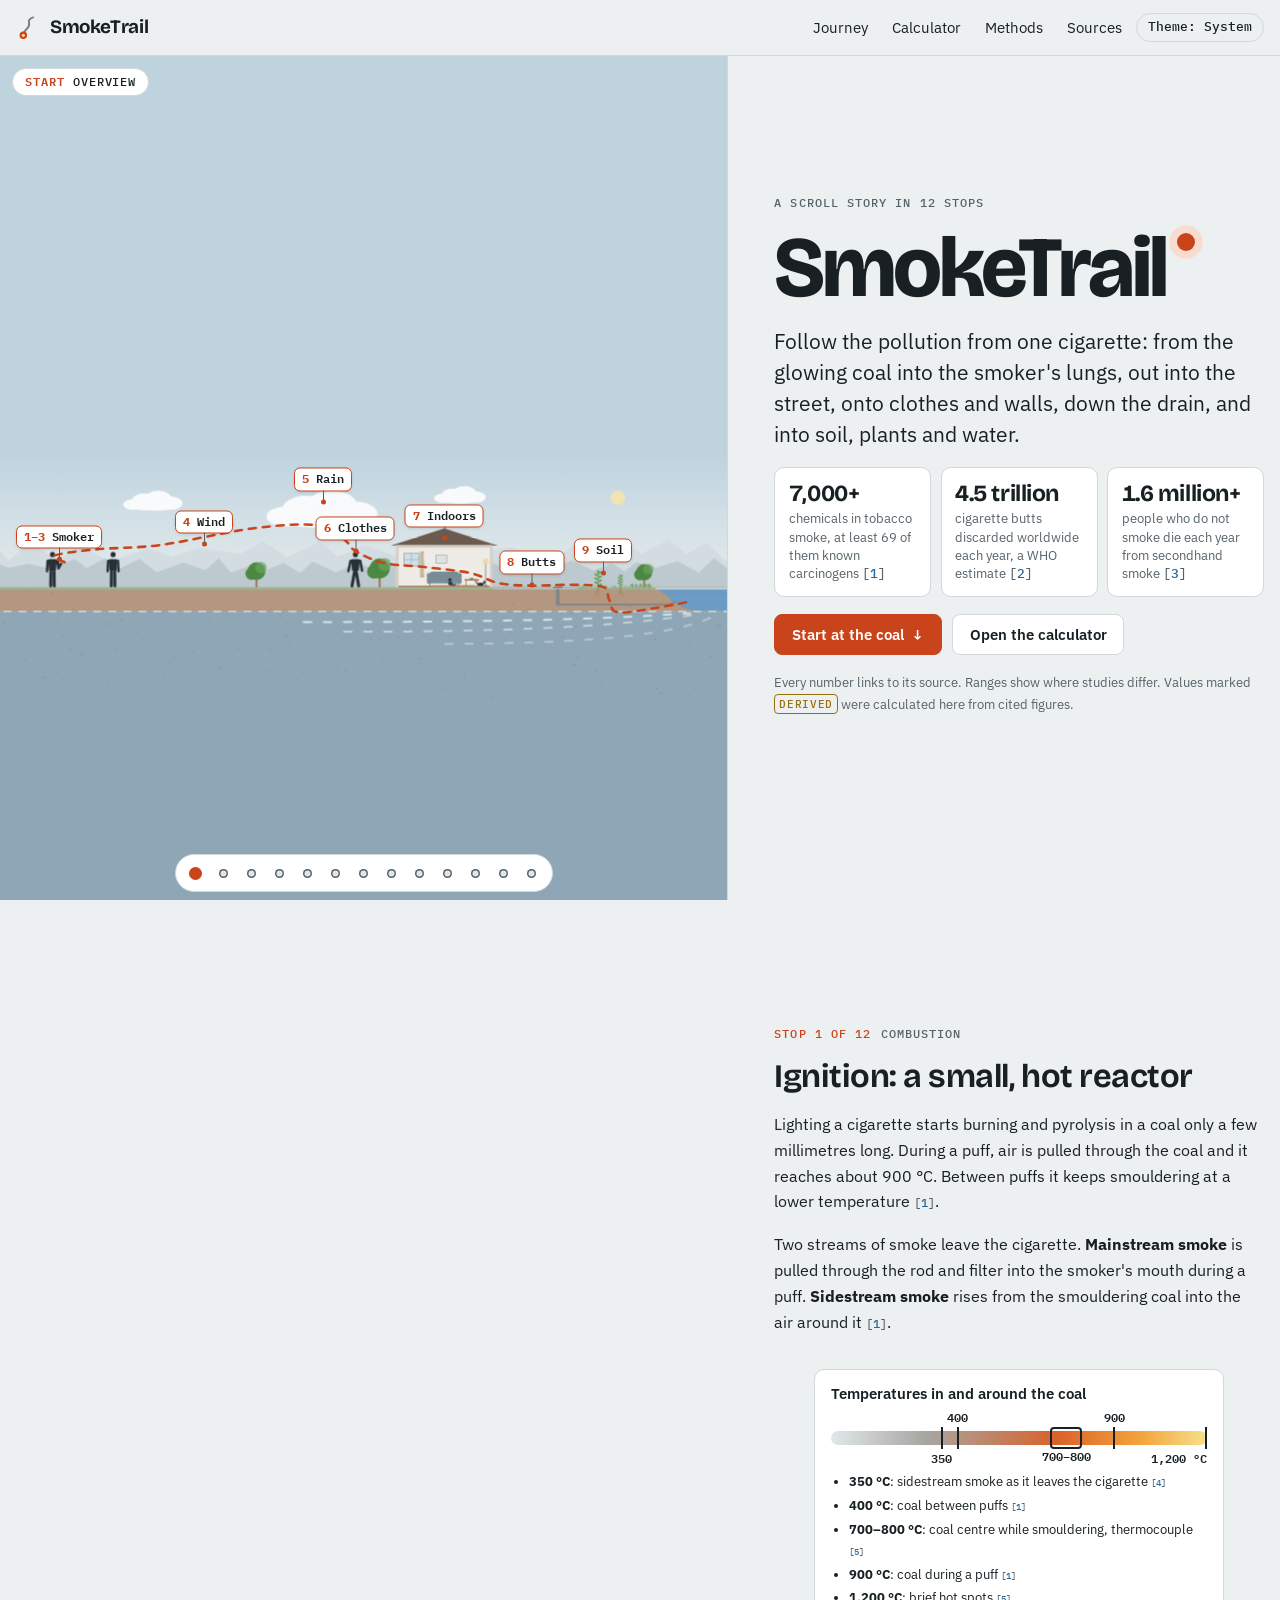
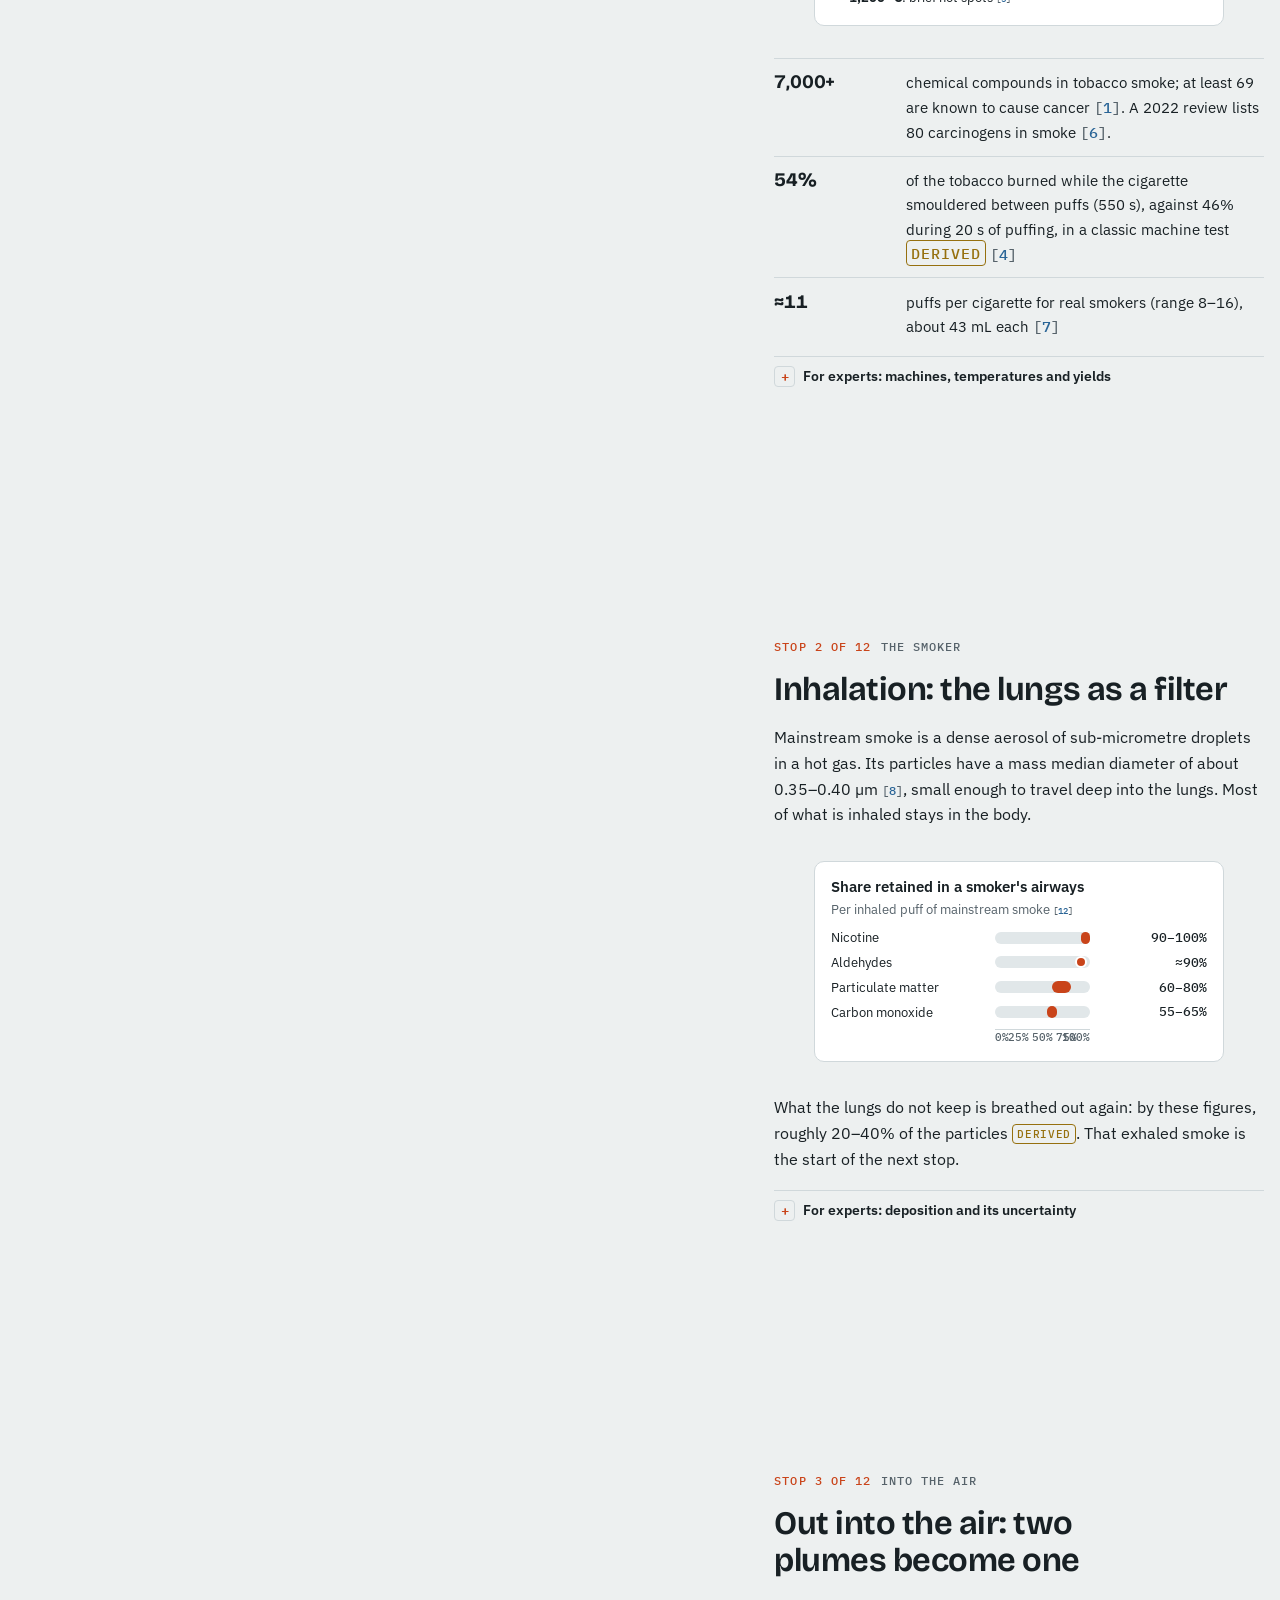
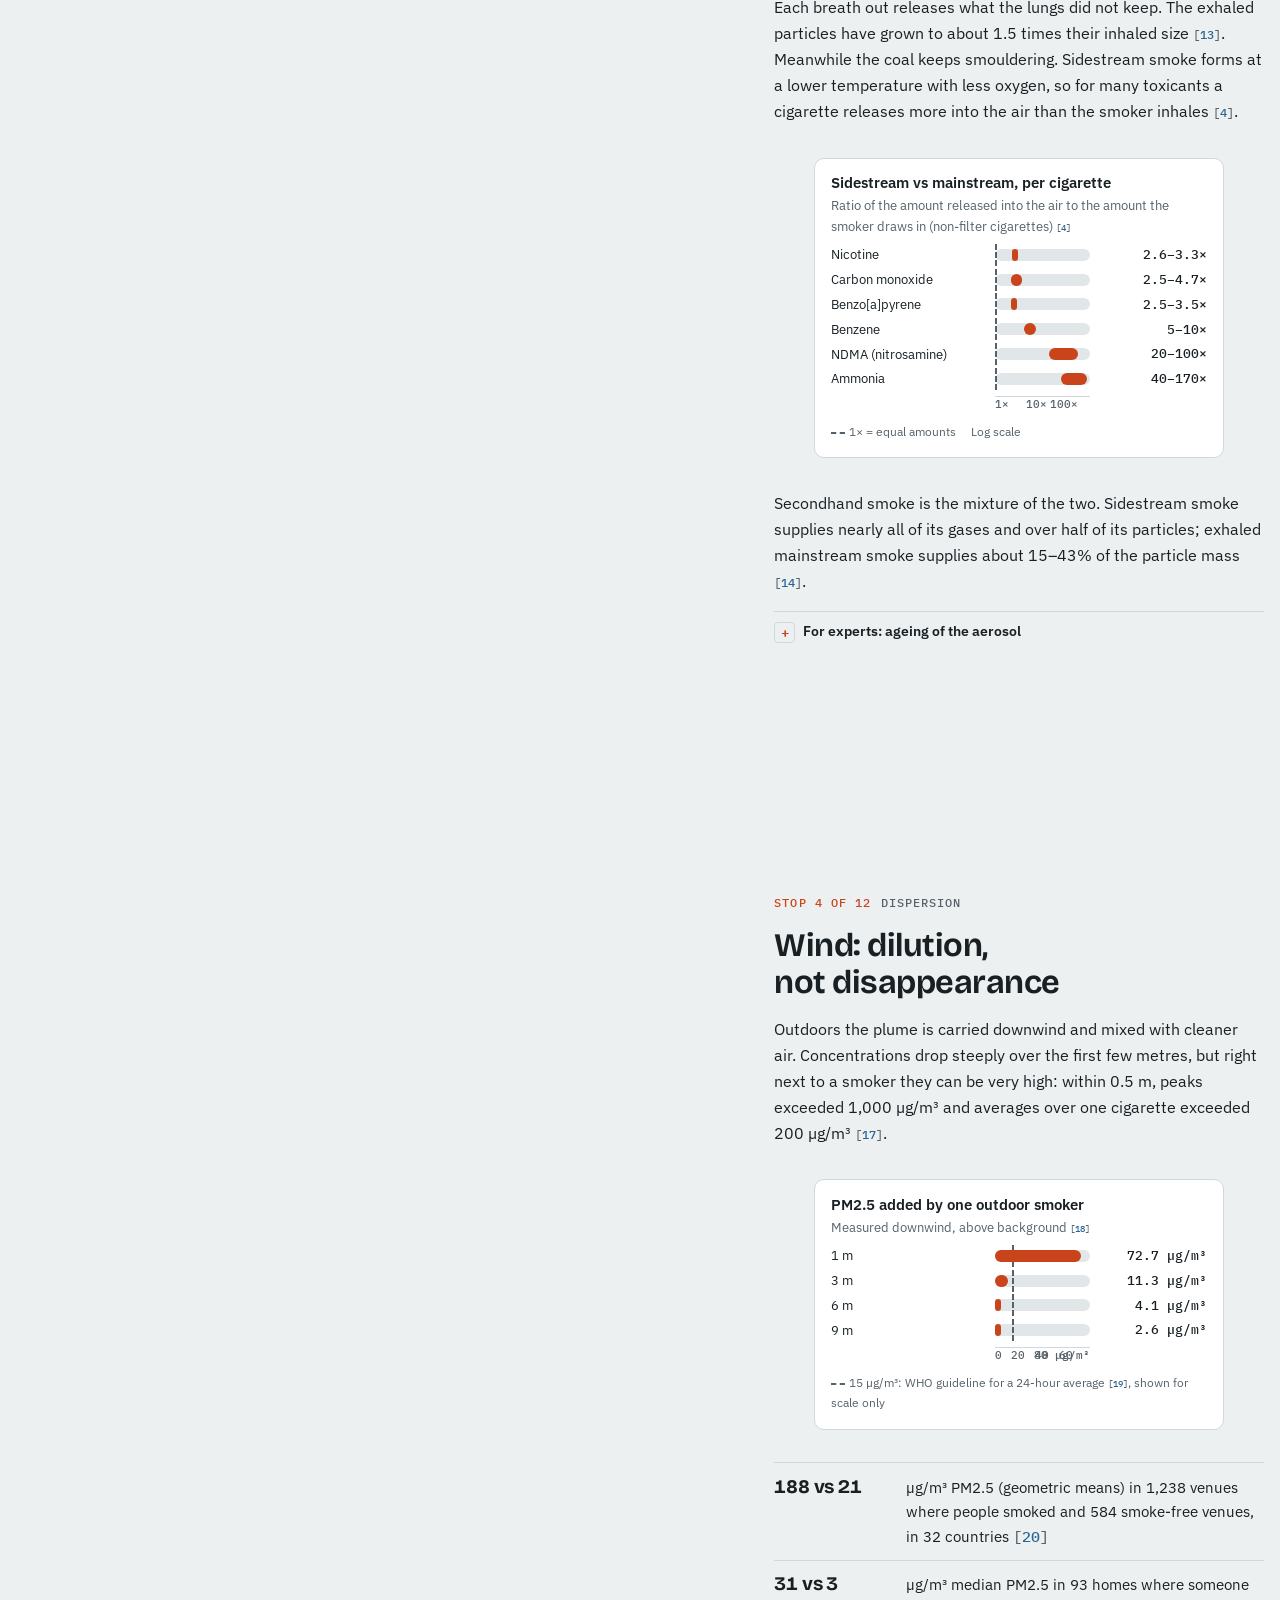
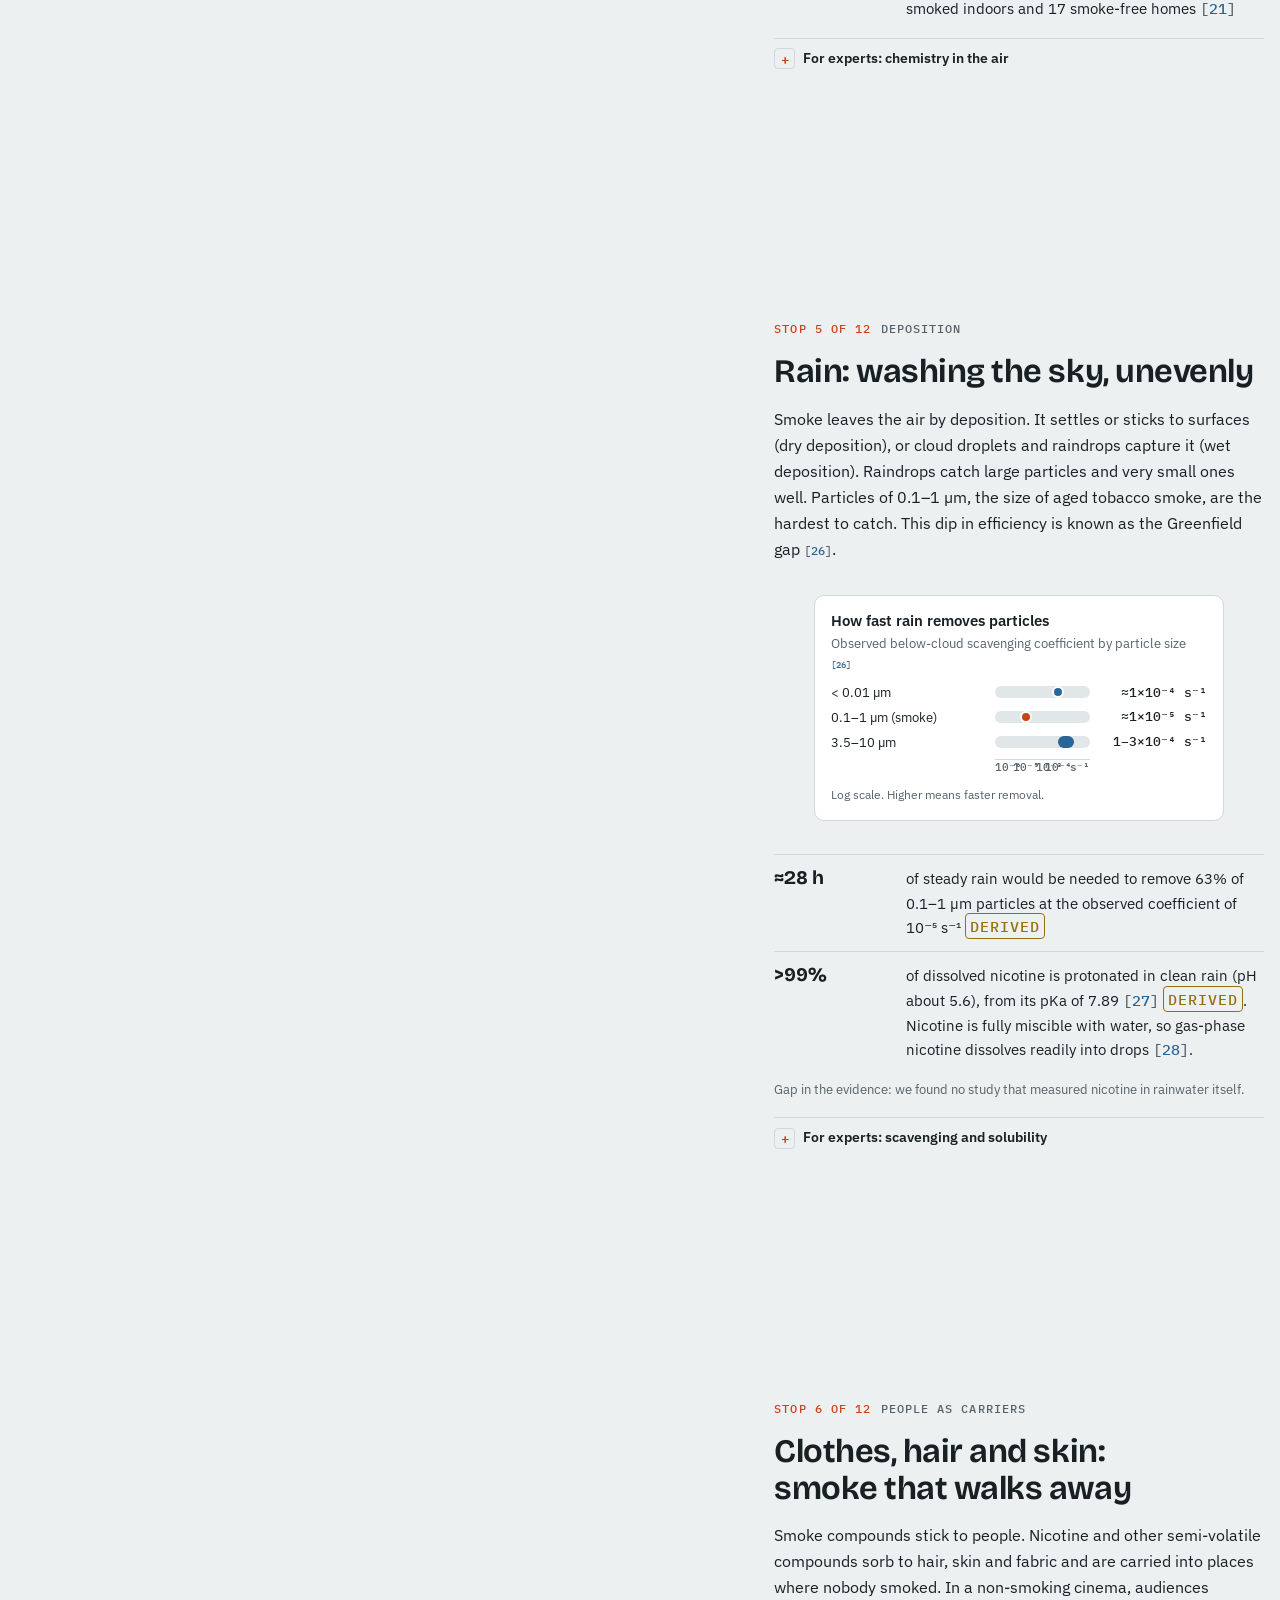
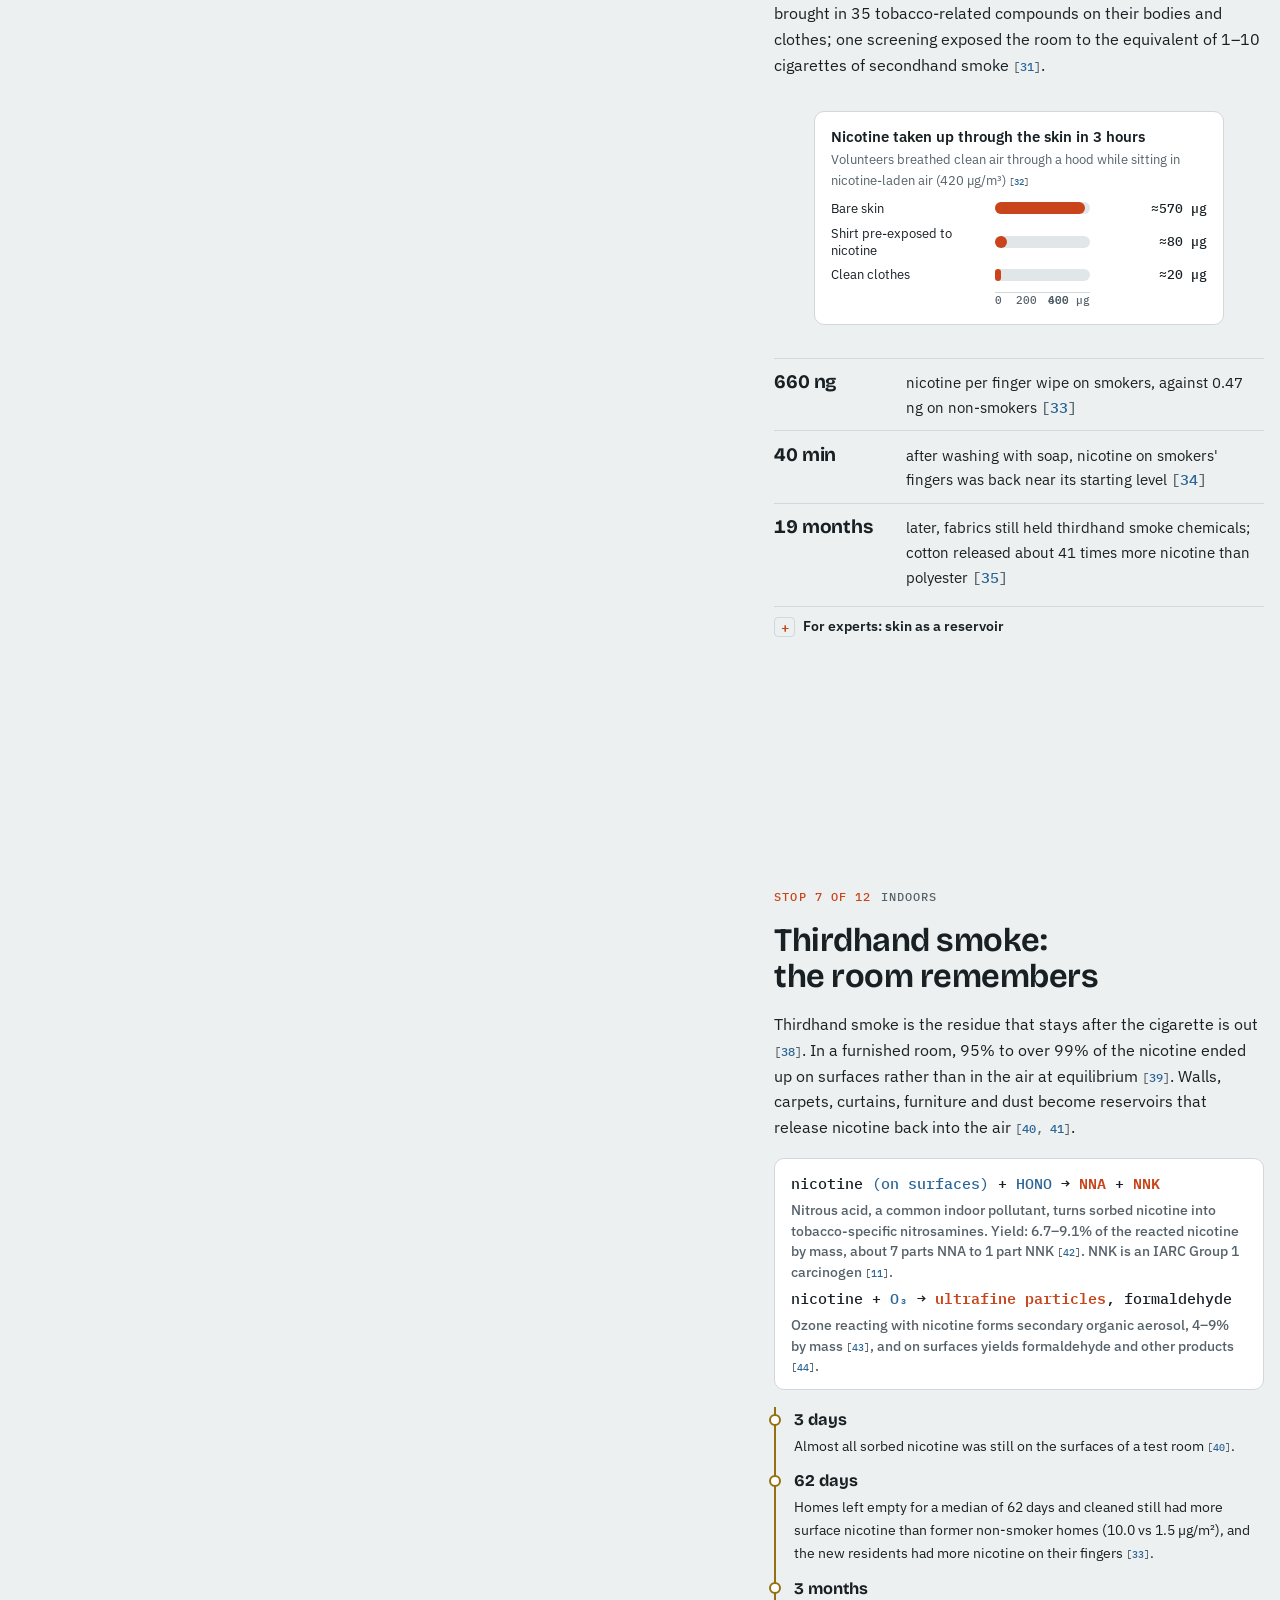
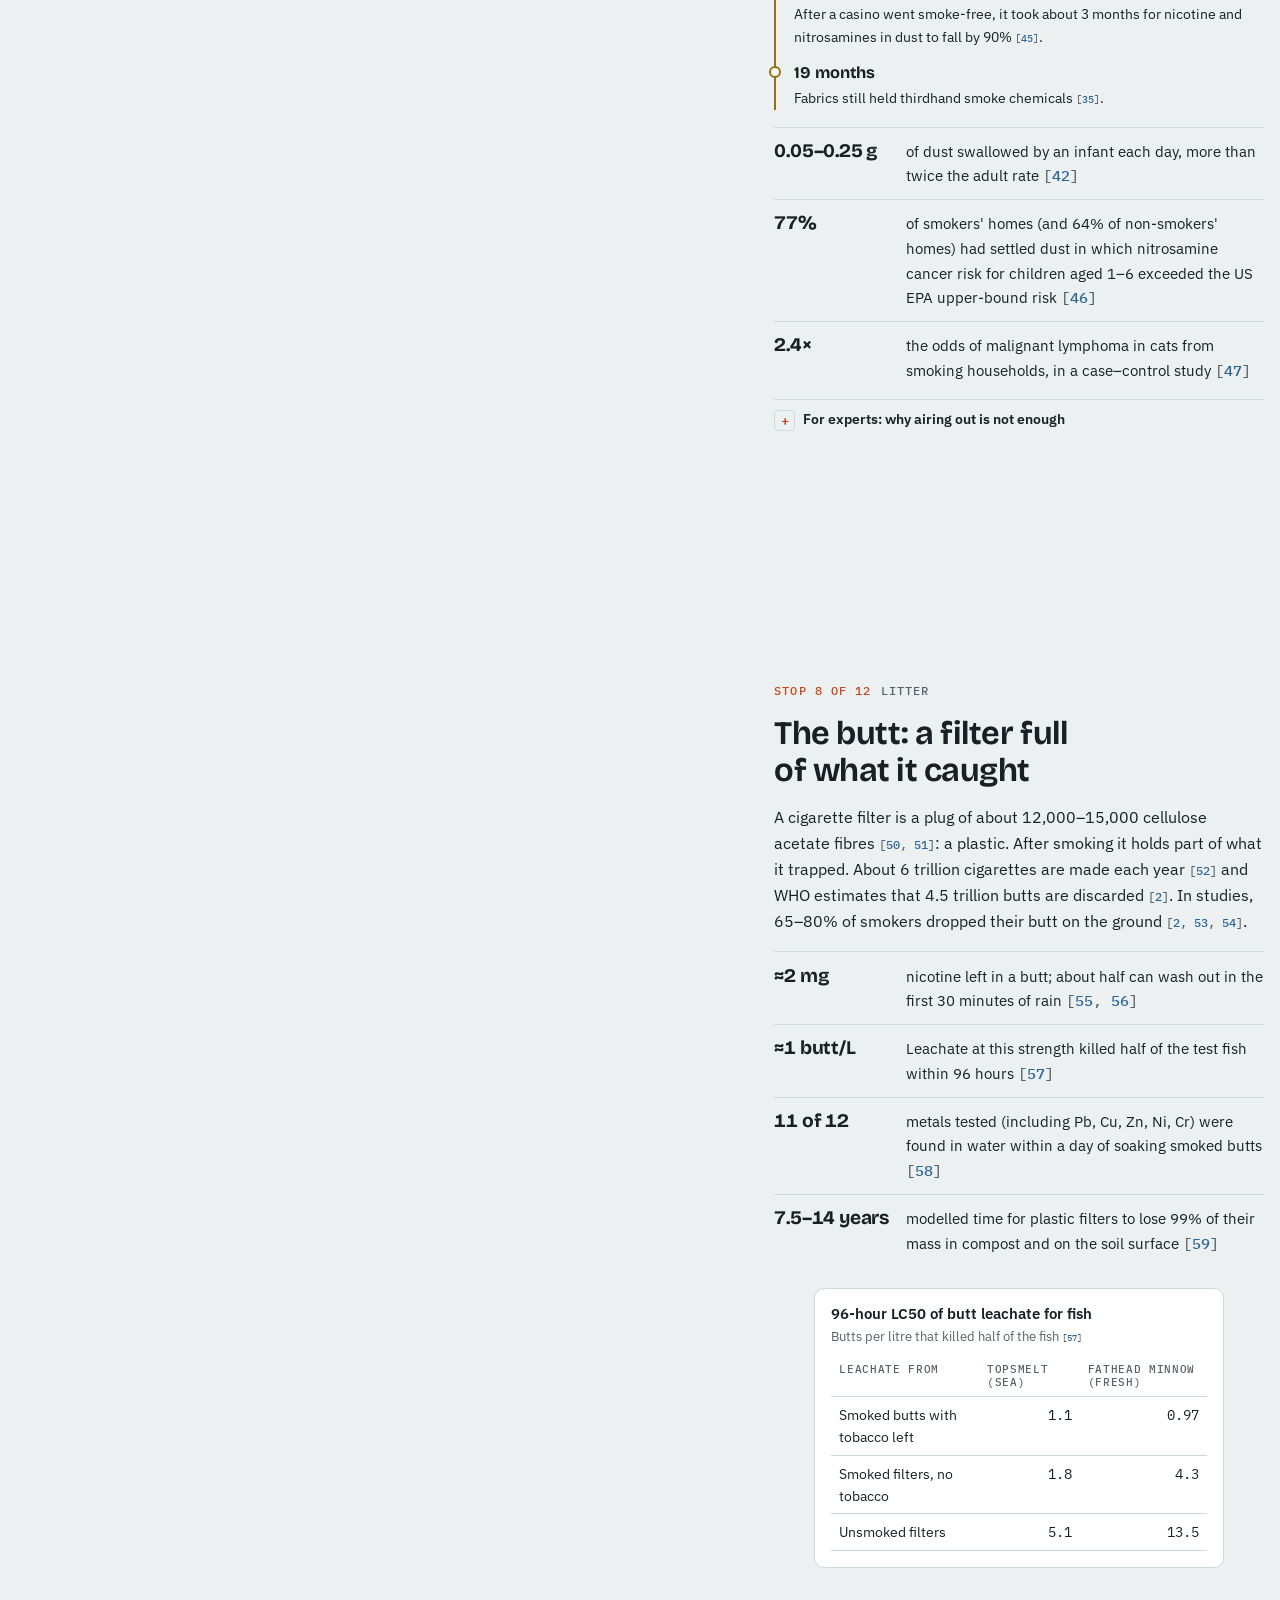
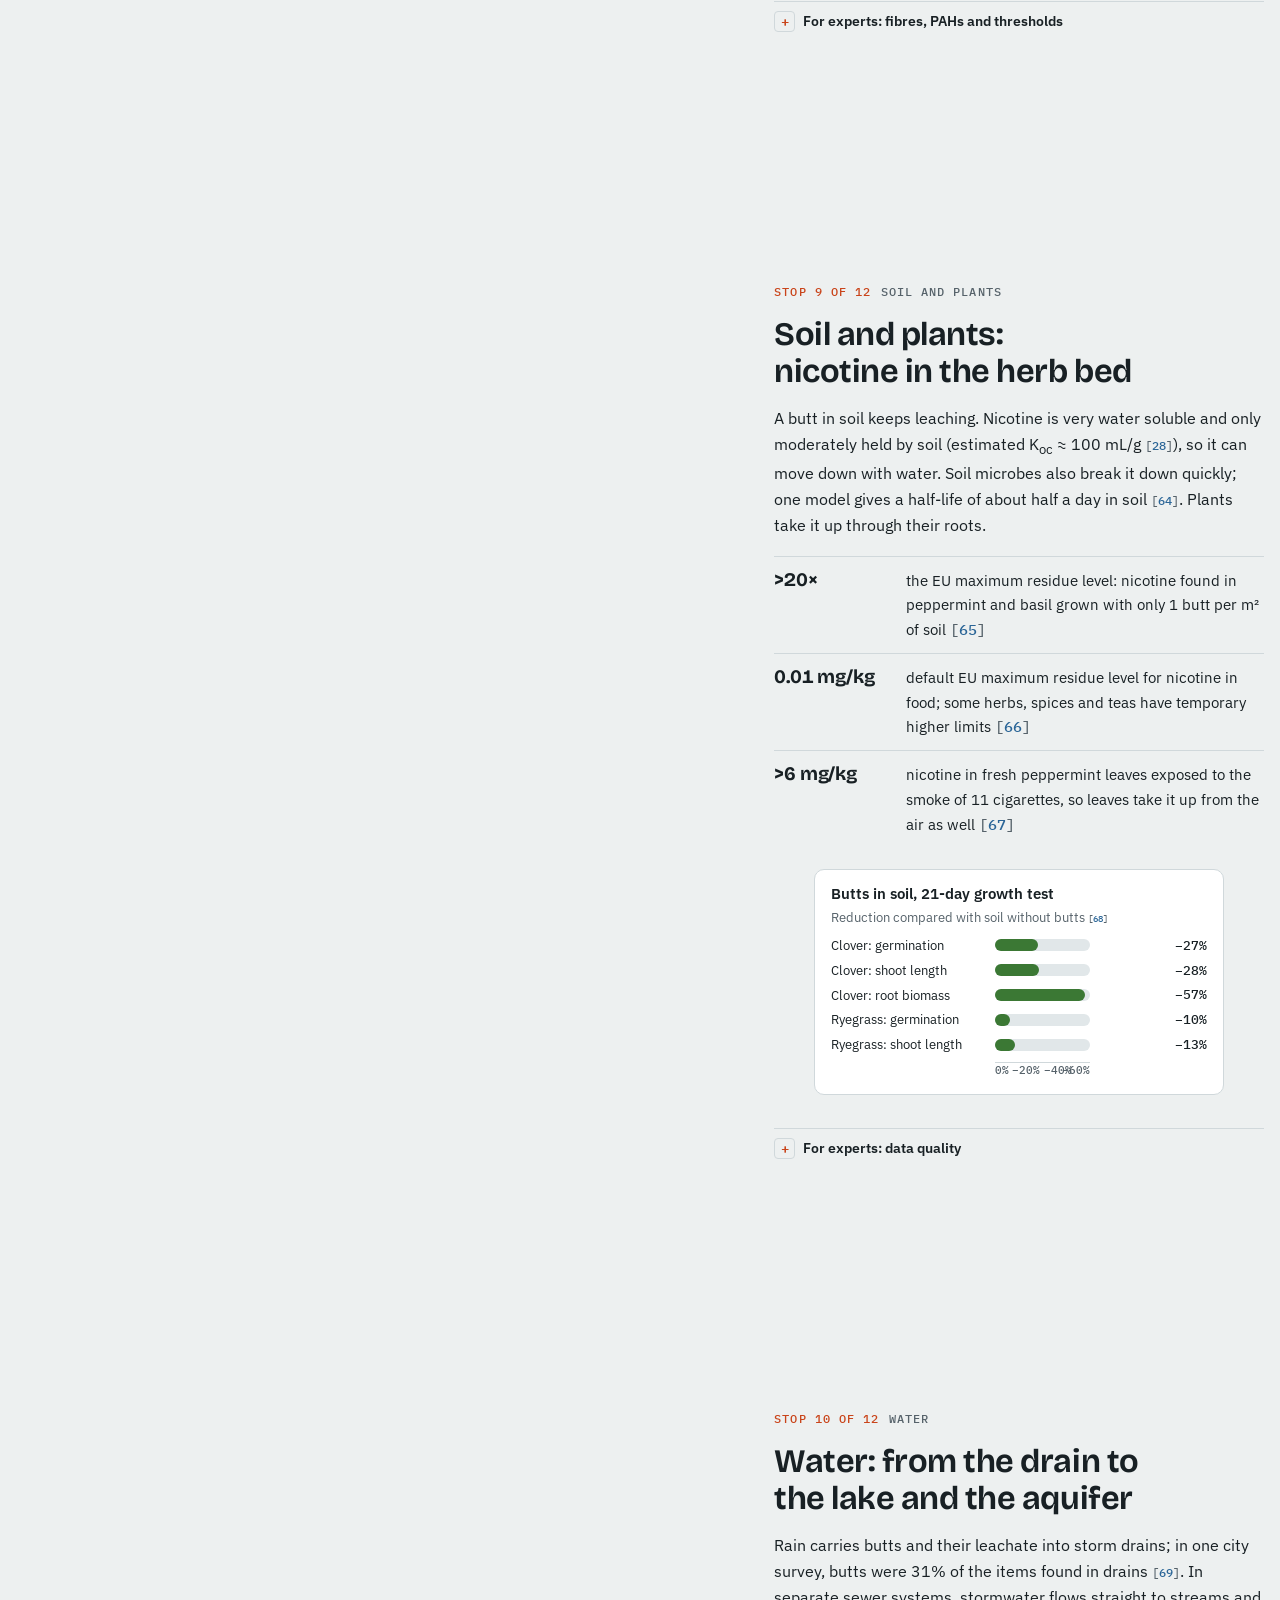
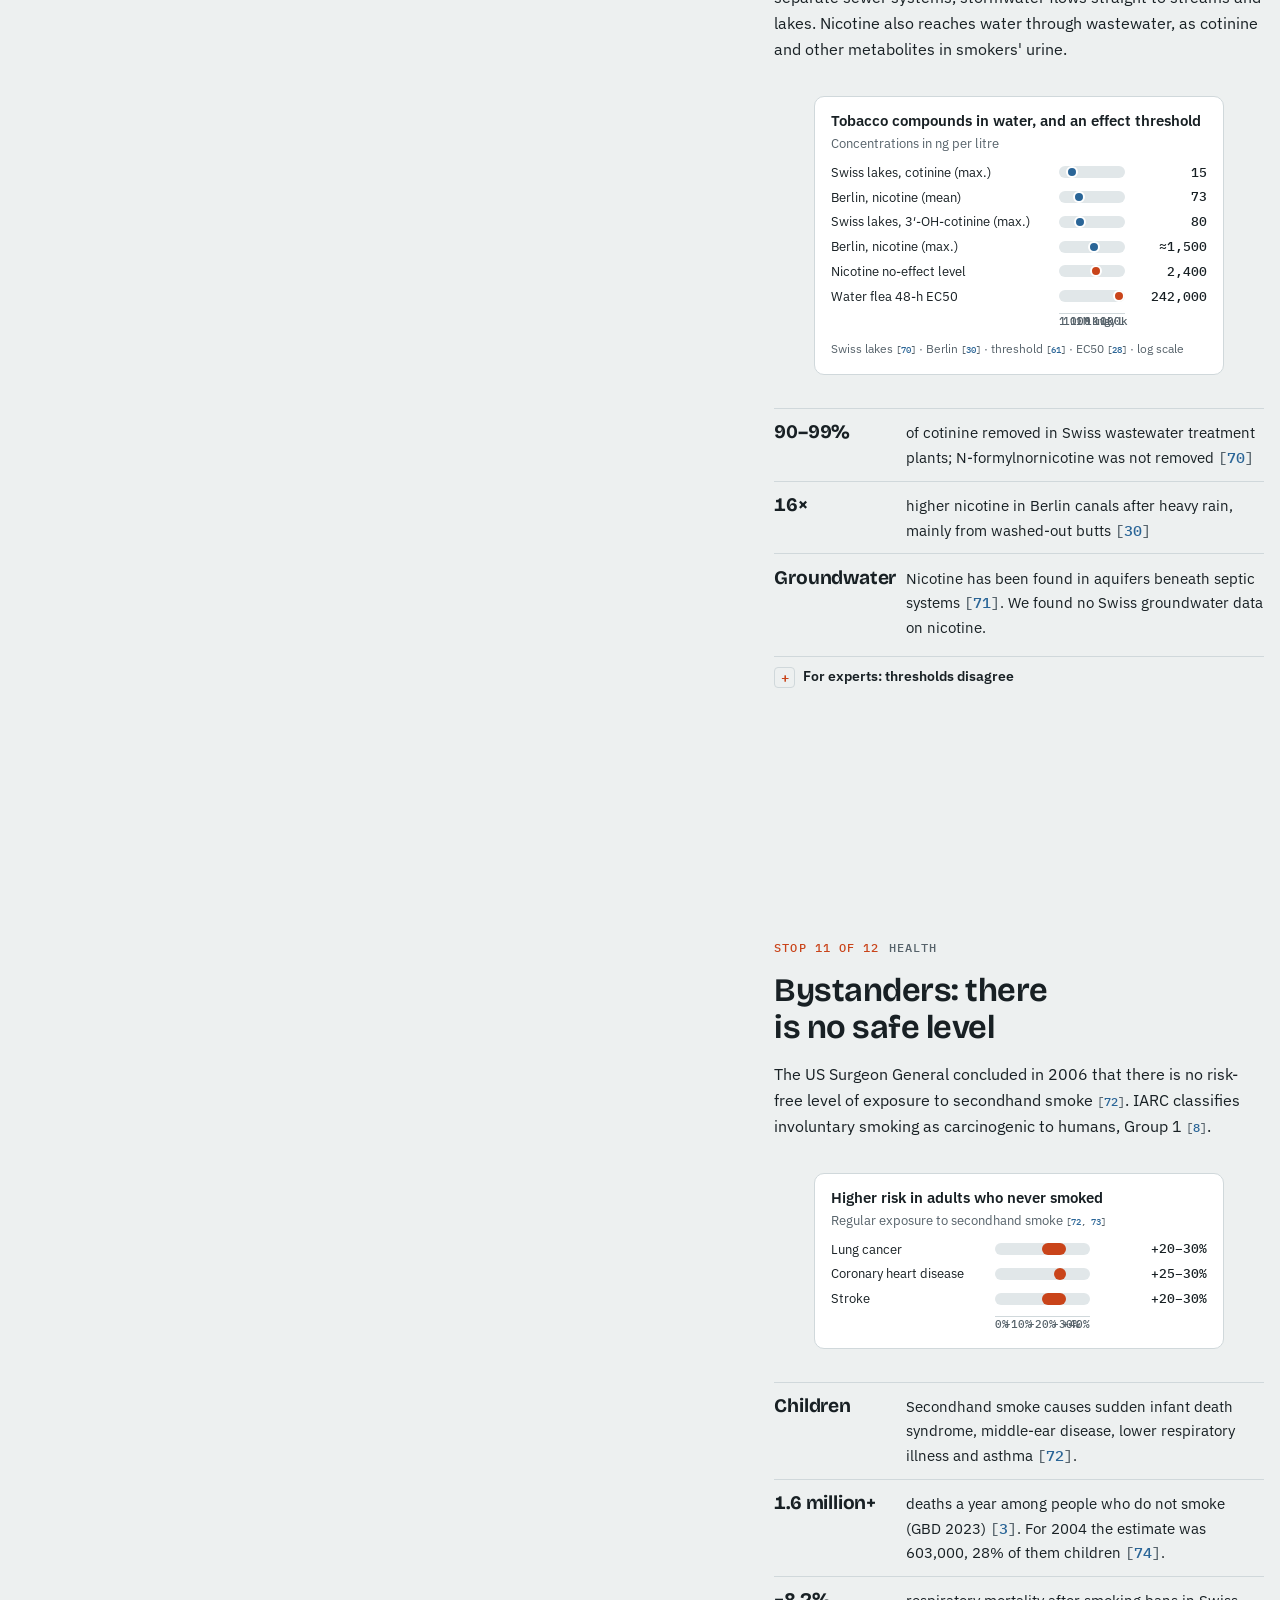
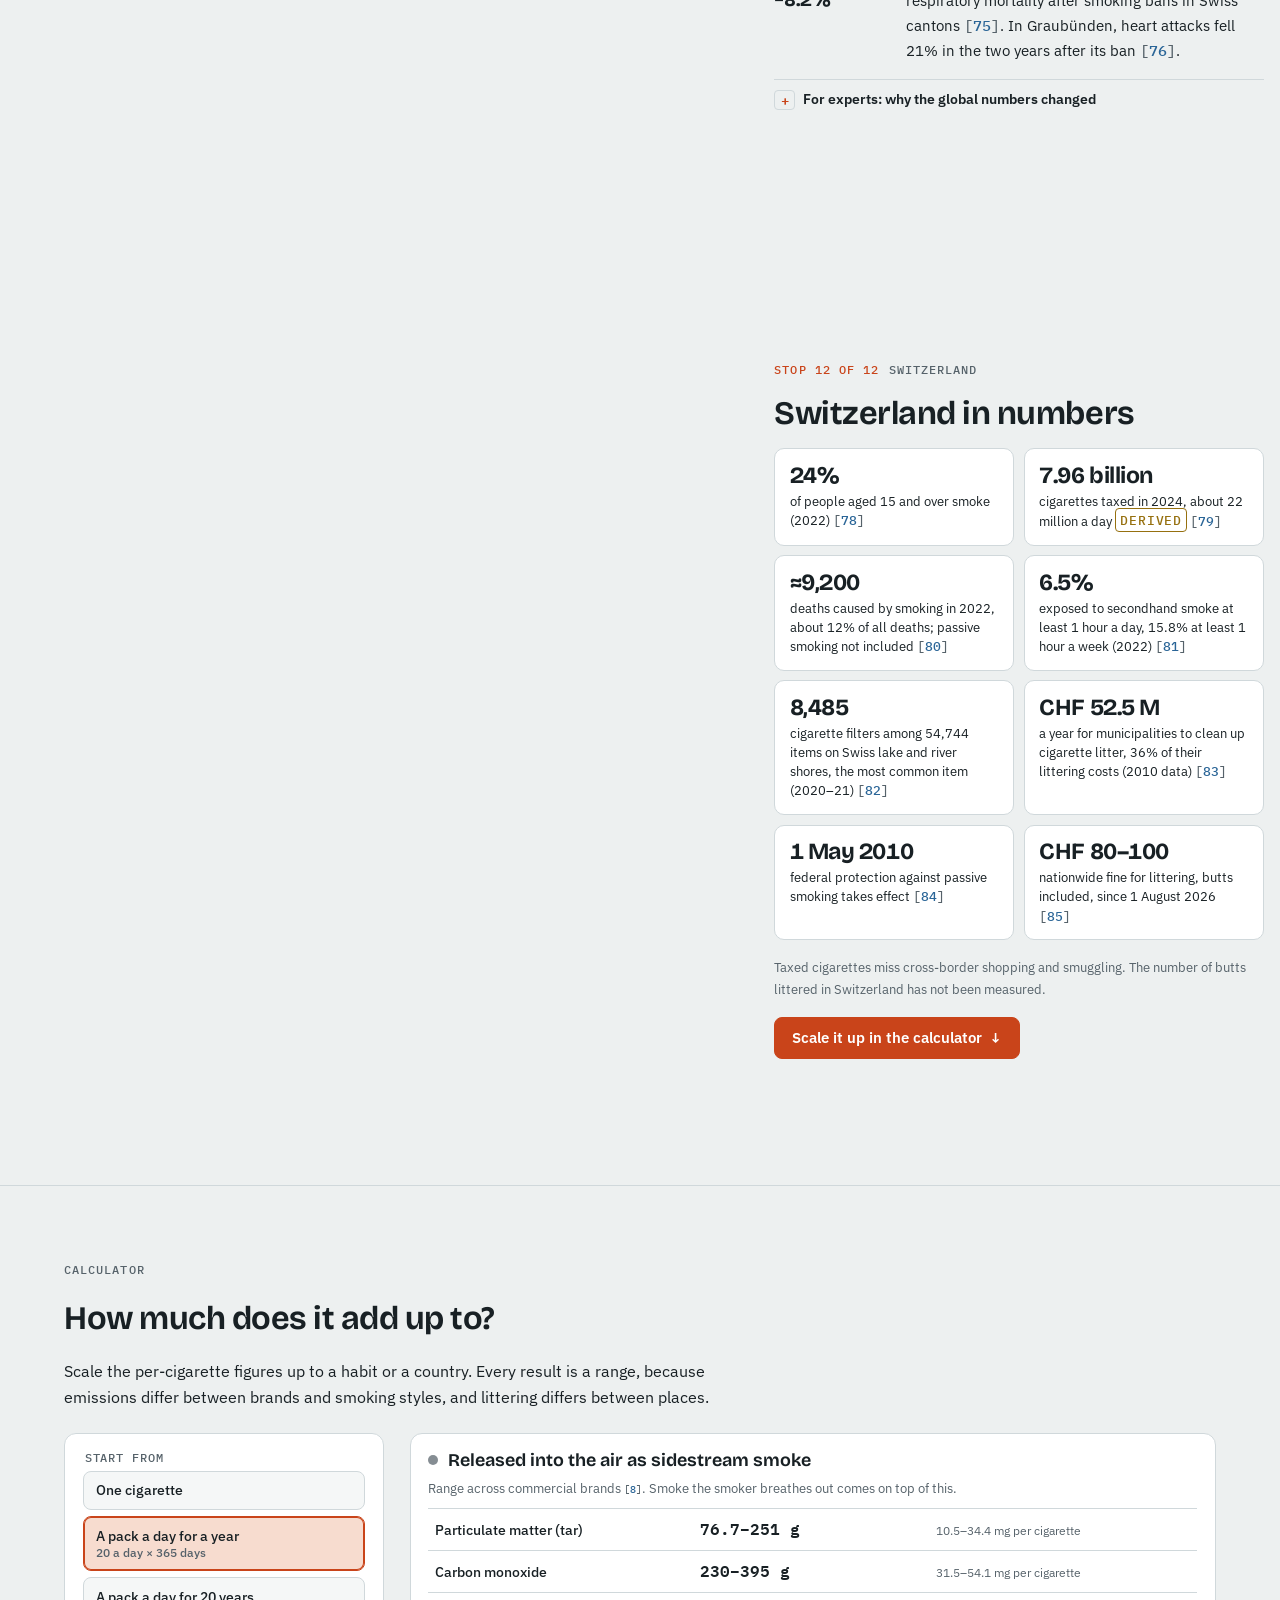
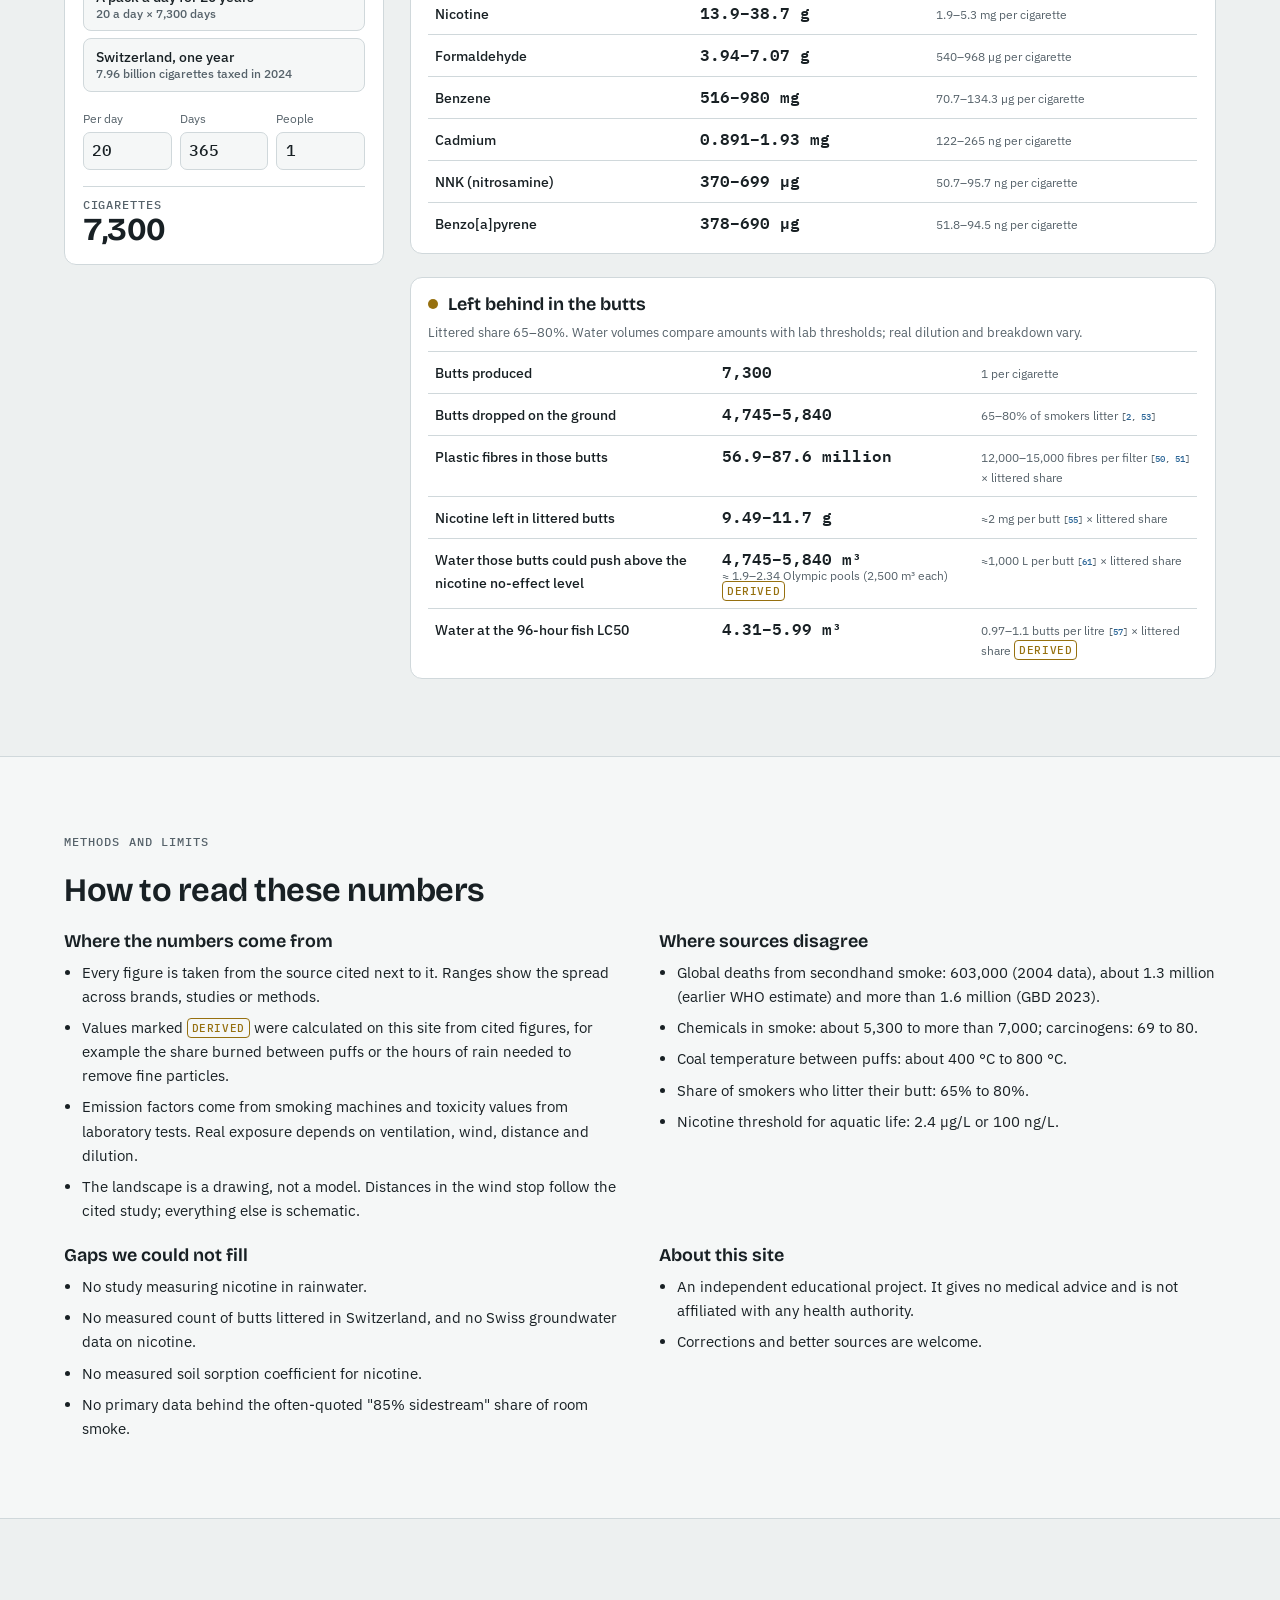
<file: index.html>
<!doctype html>
<html lang="en">
<head>
<meta charset="utf-8">
<meta name="viewport" content="width=device-width, initial-scale=1, viewport-fit=cover">
<title>SmokeTrail</title>
<meta name="claude:viewport-fit-sides" content="cover">
<meta name="description" content="Follow the pollution from one cigarette: combustion, inhalation, secondhand and thirdhand smoke, rain, butts, soil, plants and water. With sources and a calculator.">
<link rel="preconnect" href="https://fonts.googleapis.com">
<link rel="preconnect" href="https://fonts.gstatic.com" crossorigin>
<link rel="stylesheet" href="https://fonts.googleapis.com/css2?family=Bricolage+Grotesque:opsz,wght@12..96,500..800&family=IBM+Plex+Mono:wght@400;500;600&family=IBM+Plex+Sans:ital,wght@0,400;0,500;0,600;1,400&display=swap">
<link rel="stylesheet" href="assets/css/styles.css">
<link rel="icon" href="assets/img/favicon.svg" type="image/svg+xml">
<meta property="og:title" content="SmokeTrail">
<meta property="og:description" content="The journey of cigarette smoke pollution, from the ember to the groundwater.">
</head>
<body>
<a class="skip" href="#start">Skip to the story</a>
<header class="topbar">
  <a class="brand" href="#start"><svg viewBox="0 0 32 32" aria-hidden="true" focusable="false"><path d="M9 25 C9 17 18 17 16 10 C15 6 18 4 21 3" fill="none" stroke="currentColor" stroke-width="2.4" stroke-linecap="round" opacity=".55"/><circle cx="9" cy="25" r="4.6" style="fill:var(--ember)"/><circle cx="9" cy="25" r="2" fill="#ffd27a"/></svg><span>SmokeTrail</span></a>
  <nav class="topnav" aria-label="Sections">
    <a href="#start" class="opt">Journey</a>
    <a href="#calculator">Calculator</a>
    <a href="#methods" class="opt">Methods</a>
    <a href="#sources">Sources</a>
    <button id="theme-btn" class="theme-btn" type="button" aria-label="Colour theme: system. Click to change."><span class="ico" aria-hidden="true">◐</span><span class="lbl-long">Theme: </span><span class="cur">System</span></button>
  </nav>
</header>

<main>
<div class="scrolly" id="journey">
  <div class="scene" id="scene">
    <svg class="world" id="world" aria-hidden="true" focusable="false" data-stage="0">
<defs>
  <linearGradient id="g-sky" gradientUnits="userSpaceOnUse" x1="0" y1="-120" x2="0" y2="540">
    <stop offset="0" style="stop-color:var(--sky-top)"/><stop offset="1" style="stop-color:var(--sky-bot)"/>
  </linearGradient>
  <radialGradient id="g-puff"><stop offset="0" style="stop-color:var(--smoke);stop-opacity:.75"/><stop offset=".6" style="stop-color:var(--smoke);stop-opacity:.35"/><stop offset="1" style="stop-color:var(--smoke);stop-opacity:0"/></radialGradient>
  <radialGradient id="g-ember"><stop offset="0" stop-color="#fff4b8"/><stop offset=".35" stop-color="#ffb13b"/><stop offset=".7" stop-color="#e2531f" stop-opacity=".7"/><stop offset="1" stop-color="#e2531f" stop-opacity="0"/></radialGradient>
  <linearGradient id="g-leach" x1="0" y1="0" x2="0" y2="1"><stop offset="0" style="stop-color:var(--residue);stop-opacity:.75"/><stop offset="1" style="stop-color:var(--residue);stop-opacity:0"/></linearGradient>
  <radialGradient id="g-ths"><stop offset="0" style="stop-color:var(--residue);stop-opacity:.55"/><stop offset="1" style="stop-color:var(--residue);stop-opacity:0"/></radialGradient>
</defs>
<g id="cam">
<rect x="-6000" y="-6000" width="16000" height="6542" fill="url(#g-sky)"/>
<circle cx="3060" cy="96" r="36" style="fill:var(--sun)"/>
<path d="M-6000 540 L-6000 430 L-5871.1 308.1 L-5703 369.9 L-5548.7 319.7 L-5451.8 393.4 L-5357.3 323.4 L-5258.9 370.9 L-5117.9 344.7 L-5013.1 378.1 L-4847.8 351.2 L-4688.5 387.4 L-4481.4 302.5 L-4288.4 381.6 L-4181.1 306.4 L-4054 410.1 L-3942.4 331.4 L-3775.7 386.1 L-3620 303.4 L-3522.8 377.1 L-3351.2 323.1 L-3223.5 397.6 L-3079.1 316.2 L-2893.8 403.7 L-2774.5 331 L-2621.4 413.3 L-2443.9 315.5 L-2236.3 372.4 L-2096.1 340.9 L-1987.9 392.4 L-1893.2 336.1 L-1711.4 396.9 L-1516.4 316.9 L-1342.9 398.1 L-1183.3 324.6 L-992.5 417 L-845.6 335.9 L-748.4 403.9 L-580.7 353.6 L-392.1 381.4 L-255.8 336.1 L-163.1 390.9 L-52.9 306.3 L44.2 407.5 L149.7 313.4 L286.6 413.1 L386.3 324.3 L542.2 413.7 L730.5 346.7 L853.9 388.4 L987 347.7 L1191.9 374.1 L1303.1 312.5 L1421.1 392.2 L1581.7 314.2 L1672.2 388.6 L1806.5 330.6 L2010.9 403.3 L2162.8 333.4 L2333.9 368.9 L2531.9 342.1 L2726.8 409.1 L2863.9 321.5 L2966.3 400.3 L3063.8 303.6 L3178.8 374.8 L3309.6 302.8 L3399.7 374.2 L3501.8 319.6 L3594.9 413.2 L3758.6 308 L3878.9 384.8 L4012.6 306.6 L4204.4 419.6 L4350.4 326.1 L4450.7 371.5 L4581.8 314.3 L4771.2 374.7 L4864 351.4 L5017.4 373.9 L5172.6 301.5 L5326 418.8 L5519.6 337.6 L5640.9 385.8 L5750.9 341.7 L5904.8 408.1 L6034.4 312 L6221.8 419.2 L6414.1 343.5 L6602.3 406 L6719.5 328 L6852.2 367.6 L6945.5 315.1 L7066.6 403.4 L7271.4 324.2 L7473.9 419.4 L7678.5 319.7 L7794.9 378.2 L7908.5 311 L8073.4 414.6 L8264.3 325.9 L8432.6 409.2 L8532.8 335.7 L8732 408.2 L8912 325.8 L9023.4 408.6 L9153.3 343.2 L9359.9 387.4 L9498.1 351.1 L9675 375.2 L9780.3 308.2 L9978.9 409.6 L10086.4 344.6 L10000 540 Z" style="fill:var(--hill-far)"/>
<path d="M-6000 540 L-6000 470 L-5908.6 413.9 L-5781.4 452 L-5685.8 414.8 L-5614.7 453.5 L-5509.9 421.8 L-5445.7 446.5 L-5381.8 422.3 L-5272.1 437.7 L-5140.5 427.6 L-5033.8 457 L-4964.8 395.5 L-4867.7 438.3 L-4796.2 403.2 L-4736.9 451.9 L-4646.4 423.4 L-4550 457.9 L-4455 417.4 L-4363.2 445.6 L-4230.4 428.6 L-4109.6 460.1 L-4028.6 402.8 L-3949.6 438.6 L-3834.4 408.5 L-3713.1 449.3 L-3583.2 423.6 L-3526.2 443.3 L-3400 410.9 L-3268.5 449.7 L-3206 416.2 L-3089.8 445.4 L-3026.2 406.2 L-2895.9 461.8 L-2829.9 403.3 L-2765.3 438.3 L-2647.7 401 L-2548.2 451.4 L-2476.7 419.7 L-2409.7 458 L-2343.9 409.2 L-2270.7 445.4 L-2139.9 422.1 L-2059.8 466.1 L-1986.8 408.3 L-1864.9 457.9 L-1800.2 428.4 L-1727 445 L-1611.3 406.1 L-1531.8 438.7 L-1467.9 414.7 L-1392.5 456.5 L-1307.2 410.3 L-1177.3 452.6 L-1076.6 424.2 L-1005.8 441.5 L-879.7 422.6 L-803.7 442.7 L-690.6 426.7 L-618.6 468.3 L-494.6 415.4 L-405.5 439.8 L-345.6 427.5 L-270.5 460 L-193.9 422.8 L-91.6 446.2 L-21.3 419.3 L40.9 444 L140.5 423.8 L244.1 445.7 L370.9 401.9 L429.1 445.3 L520 397 L590.4 448.7 L690.9 399.4 L775.4 466.3 L906.9 417.2 L1016.5 456 L1084.1 396.2 L1142.5 467 L1252.8 427.5 L1311.4 457.7 L1405 419.7 L1486.3 470 L1549 413.4 L1662 466.6 L1775 418.7 L1892.3 467.1 L1976 418.1 L2101.5 465.6 L2190.2 421.7 L2312.8 455.6 L2417.3 407.9 L2518.6 456.8 L2581.7 416.6 L2714.2 465.9 L2826.5 408.1 L2939.4 455.9 L3029.9 423.3 L3093.2 461.6 L3152.5 415.3 L3246.1 444 L3356.1 411.8 L3459.8 467.3 L3536.3 395.4 L3616.2 459.1 L3688.6 400.7 L3814.4 458.5 L3905 425.1 L3986.8 458.7 L4058.9 409.5 L4177.2 467.1 L4301.1 408 L4402.4 446.9 L4469.7 411.8 L4590.4 464.9 L4701.4 427.1 L4779.4 442 L4870.7 404.3 L4944 450.2 L5048.5 411.7 L5129.5 464.6 L5261.1 410.3 L5323.8 437.3 L5447.1 396.4 L5558 455.5 L5638.5 421.7 L5696.9 440.8 L5788.5 395.8 L5908.5 444.3 L5976.3 396.6 L6081.1 451.3 L6185.9 417.1 L6304.3 468.6 L6413.3 401.7 L6506.4 442.3 L6564.3 410.9 L6675.5 442.3 L6753.2 406.7 L6863.2 453.8 L6966.9 420.5 L7053.8 463 L7179.7 397.9 L7307.6 460.6 L7374.5 410.3 L7479 467 L7564.6 414.2 L7688.5 463.1 L7817.2 410.7 L7923.7 443.2 L8035.6 422.6 L8141.4 460.5 L8214.6 425.4 L8346.1 469.2 L8443.9 421.7 L8525.3 467 L8647.3 406.8 L8710.6 451.1 L8809.4 420.9 L8903.5 437.2 L9021.9 397.2 L9139.7 442.1 L9222.2 421.6 L9289.9 441.3 L9386.1 419.4 L9507 459.5 L9635.8 411.6 L9765 439.2 L9838.8 412.8 L9917.9 460.8 L10023.4 412.6 L10000 540 Z" style="fill:var(--hill)"/>
<g class="cloud ">
<ellipse cx="760" cy="145.4" rx="138.5" ry="15" style="fill:var(--cloud-shade)"/>
<ellipse cx="661.9" cy="130.4" rx="51.9" ry="26.5" style="fill:var(--cloud)"/>
<ellipse cx="713.8" cy="115.4" rx="63.5" ry="40.4" style="fill:var(--cloud)"/>
<ellipse cx="783.1" cy="106.2" rx="69.2" ry="45" style="fill:var(--cloud)"/>
<ellipse cx="846.5" cy="123.5" rx="57.7" ry="32.3" style="fill:var(--cloud)"/>
<ellipse cx="760" cy="135" rx="132.7" ry="25.4" style="fill:var(--cloud)"/>
</g>
<g class="cloud ">
<ellipse cx="2280" cy="112" rx="120" ry="13" style="fill:var(--cloud-shade)"/>
<ellipse cx="2195" cy="99" rx="45" ry="23" style="fill:var(--cloud)"/>
<ellipse cx="2240" cy="86" rx="55" ry="35" style="fill:var(--cloud)"/>
<ellipse cx="2300" cy="78" rx="60" ry="39" style="fill:var(--cloud)"/>
<ellipse cx="2355" cy="93" rx="50" ry="28" style="fill:var(--cloud)"/>
<ellipse cx="2280" cy="103" rx="115" ry="22" style="fill:var(--cloud)"/>
</g>
<rect x="-6000" y="540" width="16000" height="120" style="fill:var(--soil-1)"/>
<rect x="-6000" y="660" width="16000" height="6000" style="fill:var(--sat)"/>
<g class="pebbles"><circle cx="542.2" cy="853" r="2.6" style="fill:var(--soil-2)" opacity=".55"/><circle cx="2298.8" cy="897.1" r="1.7" style="fill:var(--soil-2)" opacity=".55"/><circle cx="-536.8" cy="1011.9" r="2.3" style="fill:var(--soil-2)" opacity=".55"/><circle cx="524.8" cy="1097.6" r="2.9" style="fill:var(--soil-2)" opacity=".55"/><circle cx="3415" cy="816.2" r="3.4" style="fill:var(--soil-2)" opacity=".55"/><circle cx="123" cy="902.1" r="4.1" style="fill:var(--soil-2)" opacity=".55"/><circle cx="1911.3" cy="959.8" r="3.5" style="fill:var(--soil-2)" opacity=".55"/><circle cx="-292.6" cy="969" r="3.3" style="fill:var(--soil-2)" opacity=".55"/><circle cx="846.1" cy="574.8" r="4.1" style="fill:var(--soil-2)" opacity=".55"/><circle cx="1669.2" cy="947.6" r="4.1" style="fill:var(--soil-2)" opacity=".55"/><circle cx="2827.8" cy="1057.2" r="2.7" style="fill:var(--soil-2)" opacity=".55"/><circle cx="3244.4" cy="799" r="4.3" style="fill:var(--soil-2)" opacity=".55"/><circle cx="3618.6" cy="610.8" r="1.9" style="fill:var(--soil-2)" opacity=".55"/><circle cx="441.5" cy="1081.3" r="2.8" style="fill:var(--soil-2)" opacity=".55"/><circle cx="2407.9" cy="721.2" r="3" style="fill:var(--soil-2)" opacity=".55"/><circle cx="1252.2" cy="748.2" r="3.3" style="fill:var(--soil-2)" opacity=".55"/><circle cx="2204.4" cy="1048.1" r="3.5" style="fill:var(--soil-2)" opacity=".55"/><circle cx="3858.9" cy="1022.2" r="4.5" style="fill:var(--soil-2)" opacity=".55"/><circle cx="2622.1" cy="646.4" r="4.1" style="fill:var(--soil-2)" opacity=".55"/><circle cx="4030.2" cy="1048.3" r="3.2" style="fill:var(--soil-2)" opacity=".55"/><circle cx="2826.3" cy="672.4" r="4" style="fill:var(--soil-2)" opacity=".55"/><circle cx="2153" cy="712.4" r="1.7" style="fill:var(--soil-2)" opacity=".55"/><circle cx="3498.9" cy="1094.5" r="1.8" style="fill:var(--soil-2)" opacity=".55"/><circle cx="3242.9" cy="780.5" r="2" style="fill:var(--soil-2)" opacity=".55"/><circle cx="810.7" cy="974.7" r="4.1" style="fill:var(--soil-2)" opacity=".55"/><circle cx="-387.9" cy="891.1" r="1.6" style="fill:var(--soil-2)" opacity=".55"/><circle cx="2848.5" cy="737.4" r="4.1" style="fill:var(--soil-2)" opacity=".55"/><circle cx="4107.1" cy="831.9" r="4.5" style="fill:var(--soil-2)" opacity=".55"/><circle cx="886.4" cy="599.7" r="3.3" style="fill:var(--soil-2)" opacity=".55"/><circle cx="-449.4" cy="665" r="2.7" style="fill:var(--soil-2)" opacity=".55"/><circle cx="2330.2" cy="642.7" r="1.6" style="fill:var(--soil-2)" opacity=".55"/><circle cx="3565.3" cy="728.1" r="4.4" style="fill:var(--soil-2)" opacity=".55"/><circle cx="3704" cy="762.8" r="2.9" style="fill:var(--soil-2)" opacity=".55"/><circle cx="1896.4" cy="907" r="3.3" style="fill:var(--soil-2)" opacity=".55"/><circle cx="2084.5" cy="894.1" r="4.3" style="fill:var(--soil-2)" opacity=".55"/><circle cx="1833.7" cy="791.7" r="3.7" style="fill:var(--soil-2)" opacity=".55"/><circle cx="540.7" cy="721.2" r="4.4" style="fill:var(--soil-2)" opacity=".55"/><circle cx="1901.4" cy="855.2" r="1.5" style="fill:var(--soil-2)" opacity=".55"/><circle cx="1393" cy="872.3" r="1.6" style="fill:var(--soil-2)" opacity=".55"/><circle cx="2355.8" cy="900.6" r="1.7" style="fill:var(--soil-2)" opacity=".55"/><circle cx="2411.2" cy="810.7" r="3.5" style="fill:var(--soil-2)" opacity=".55"/><circle cx="1092.4" cy="941.2" r="3.7" style="fill:var(--soil-2)" opacity=".55"/><circle cx="-493.5" cy="590.8" r="3.5" style="fill:var(--soil-2)" opacity=".55"/><circle cx="4023.9" cy="694.1" r="2.9" style="fill:var(--soil-2)" opacity=".55"/><circle cx="2244.8" cy="731.5" r="2.6" style="fill:var(--soil-2)" opacity=".55"/><circle cx="900.8" cy="758.1" r="3.3" style="fill:var(--soil-2)" opacity=".55"/><circle cx="841.9" cy="762.4" r="3.8" style="fill:var(--soil-2)" opacity=".55"/><circle cx="-470.8" cy="866.5" r="3.7" style="fill:var(--soil-2)" opacity=".55"/><circle cx="888.1" cy="678.6" r="3.9" style="fill:var(--soil-2)" opacity=".55"/><circle cx="545.7" cy="659.6" r="2.8" style="fill:var(--soil-2)" opacity=".55"/><circle cx="2750.7" cy="613.2" r="2.5" style="fill:var(--soil-2)" opacity=".55"/><circle cx="1002" cy="1009.8" r="2.8" style="fill:var(--soil-2)" opacity=".55"/><circle cx="3506.6" cy="649.8" r="2.5" style="fill:var(--soil-2)" opacity=".55"/><circle cx="2521.1" cy="1037.6" r="2.9" style="fill:var(--soil-2)" opacity=".55"/><circle cx="480.1" cy="623.5" r="3.1" style="fill:var(--soil-2)" opacity=".55"/><circle cx="315.9" cy="995.3" r="4" style="fill:var(--soil-2)" opacity=".55"/><circle cx="281.2" cy="709" r="3.9" style="fill:var(--soil-2)" opacity=".55"/><circle cx="2481.3" cy="995" r="2.5" style="fill:var(--soil-2)" opacity=".55"/><circle cx="22.5" cy="716.2" r="3.9" style="fill:var(--soil-2)" opacity=".55"/><circle cx="701.6" cy="745.7" r="2.8" style="fill:var(--soil-2)" opacity=".55"/><circle cx="1414.9" cy="780" r="4.3" style="fill:var(--soil-2)" opacity=".55"/><circle cx="148.8" cy="560.5" r="4.3" style="fill:var(--soil-2)" opacity=".55"/><circle cx="3623.9" cy="1092.9" r="2.8" style="fill:var(--soil-2)" opacity=".55"/><circle cx="3960.8" cy="1060.6" r="2.2" style="fill:var(--soil-2)" opacity=".55"/><circle cx="2978.5" cy="1011.5" r="3.5" style="fill:var(--soil-2)" opacity=".55"/><circle cx="1891.3" cy="714.7" r="2.5" style="fill:var(--soil-2)" opacity=".55"/><circle cx="491.8" cy="594.9" r="3.3" style="fill:var(--soil-2)" opacity=".55"/><circle cx="777.7" cy="997.1" r="1.6" style="fill:var(--soil-2)" opacity=".55"/><circle cx="3737.3" cy="934" r="4.3" style="fill:var(--soil-2)" opacity=".55"/><circle cx="3703.5" cy="1045.6" r="3.2" style="fill:var(--soil-2)" opacity=".55"/><circle cx="-536.9" cy="962" r="2" style="fill:var(--soil-2)" opacity=".55"/><circle cx="839.5" cy="917.3" r="3.1" style="fill:var(--soil-2)" opacity=".55"/><circle cx="1386" cy="1067" r="3.3" style="fill:var(--soil-2)" opacity=".55"/><circle cx="1038.5" cy="694.8" r="4.1" style="fill:var(--soil-2)" opacity=".55"/><circle cx="1690.5" cy="982" r="2.6" style="fill:var(--soil-2)" opacity=".55"/><circle cx="347.2" cy="847.8" r="4" style="fill:var(--soil-2)" opacity=".55"/><circle cx="222.3" cy="987.1" r="4.3" style="fill:var(--soil-2)" opacity=".55"/><circle cx="3269" cy="1004.3" r="1.5" style="fill:var(--soil-2)" opacity=".55"/><circle cx="2417.3" cy="1025.5" r="1.6" style="fill:var(--soil-2)" opacity=".55"/><circle cx="702.7" cy="703.6" r="3.1" style="fill:var(--soil-2)" opacity=".55"/><circle cx="1430.3" cy="814.3" r="3.8" style="fill:var(--soil-2)" opacity=".55"/><circle cx="-591.3" cy="587.7" r="1.9" style="fill:var(--soil-2)" opacity=".55"/><circle cx="-1.8" cy="595.1" r="4.4" style="fill:var(--soil-2)" opacity=".55"/><circle cx="3501.4" cy="604.7" r="3" style="fill:var(--soil-2)" opacity=".55"/><circle cx="916.3" cy="728.5" r="2.6" style="fill:var(--soil-2)" opacity=".55"/><circle cx="2505.2" cy="875.9" r="2.6" style="fill:var(--soil-2)" opacity=".55"/><circle cx="317.2" cy="736.2" r="1.9" style="fill:var(--soil-2)" opacity=".55"/><circle cx="2066.5" cy="946.1" r="2.6" style="fill:var(--soil-2)" opacity=".55"/><circle cx="-216.5" cy="654.8" r="2.6" style="fill:var(--soil-2)" opacity=".55"/><circle cx="2301.3" cy="982.2" r="2.6" style="fill:var(--soil-2)" opacity=".55"/><circle cx="3245.6" cy="895.6" r="2.8" style="fill:var(--soil-2)" opacity=".55"/><circle cx="1187.6" cy="826.9" r="3.6" style="fill:var(--soil-2)" opacity=".55"/><circle cx="1418.5" cy="934.2" r="2.9" style="fill:var(--soil-2)" opacity=".55"/><circle cx="576.4" cy="848.4" r="3.6" style="fill:var(--soil-2)" opacity=".55"/><circle cx="-256.4" cy="788.3" r="2.8" style="fill:var(--soil-2)" opacity=".55"/><circle cx="3622.4" cy="1065.6" r="2.6" style="fill:var(--soil-2)" opacity=".55"/><circle cx="3709.7" cy="986.7" r="2.3" style="fill:var(--soil-2)" opacity=".55"/><circle cx="1627.9" cy="624.7" r="3.9" style="fill:var(--soil-2)" opacity=".55"/><circle cx="2579" cy="1038.9" r="3.9" style="fill:var(--soil-2)" opacity=".55"/><circle cx="2604.3" cy="955.7" r="3.2" style="fill:var(--soil-2)" opacity=".55"/><circle cx="-105" cy="876.6" r="1.5" style="fill:var(--soil-2)" opacity=".55"/><circle cx="88.9" cy="977.7" r="1.6" style="fill:var(--soil-2)" opacity=".55"/><circle cx="-159.4" cy="611.8" r="4.1" style="fill:var(--soil-2)" opacity=".55"/><circle cx="259.9" cy="570.7" r="4" style="fill:var(--soil-2)" opacity=".55"/><circle cx="-17.8" cy="1015.4" r="3.5" style="fill:var(--soil-2)" opacity=".55"/><circle cx="3413.7" cy="1074.2" r="3.2" style="fill:var(--soil-2)" opacity=".55"/><circle cx="3234" cy="577.7" r="3.8" style="fill:var(--soil-2)" opacity=".55"/><circle cx="1854.4" cy="945.6" r="1.8" style="fill:var(--soil-2)" opacity=".55"/><circle cx="2995" cy="1064.5" r="1.7" style="fill:var(--soil-2)" opacity=".55"/><circle cx="956.4" cy="863.7" r="4" style="fill:var(--soil-2)" opacity=".55"/><circle cx="562.2" cy="655.4" r="2.2" style="fill:var(--soil-2)" opacity=".55"/><circle cx="2356.7" cy="966.4" r="2.7" style="fill:var(--soil-2)" opacity=".55"/><circle cx="1163.9" cy="773" r="2.6" style="fill:var(--soil-2)" opacity=".55"/><circle cx="1407.4" cy="603.1" r="3" style="fill:var(--soil-2)" opacity=".55"/><circle cx="4070.7" cy="781.8" r="3.7" style="fill:var(--soil-2)" opacity=".55"/><circle cx="171" cy="932.4" r="3.8" style="fill:var(--soil-2)" opacity=".55"/><circle cx="2634.5" cy="838.3" r="3" style="fill:var(--soil-2)" opacity=".55"/><circle cx="2486.2" cy="1044.4" r="1.9" style="fill:var(--soil-2)" opacity=".55"/><circle cx="-139.9" cy="963.5" r="4.2" style="fill:var(--soil-2)" opacity=".55"/><circle cx="1882.8" cy="798.1" r="3.7" style="fill:var(--soil-2)" opacity=".55"/><circle cx="293.3" cy="702.9" r="2.1" style="fill:var(--soil-2)" opacity=".55"/><circle cx="2211" cy="728.6" r="2.2" style="fill:var(--soil-2)" opacity=".55"/><circle cx="2717.4" cy="1074.8" r="2.4" style="fill:var(--soil-2)" opacity=".55"/><circle cx="2785.6" cy="782" r="4.1" style="fill:var(--soil-2)" opacity=".55"/><circle cx="2206.3" cy="702.8" r="2.2" style="fill:var(--soil-2)" opacity=".55"/><circle cx="-489" cy="817.9" r="2.6" style="fill:var(--soil-2)" opacity=".55"/><circle cx="226.8" cy="753.4" r="2.5" style="fill:var(--soil-2)" opacity=".55"/><circle cx="3116.2" cy="635.8" r="4.5" style="fill:var(--soil-2)" opacity=".55"/><circle cx="1702" cy="882.7" r="2.9" style="fill:var(--soil-2)" opacity=".55"/><circle cx="3406.1" cy="1003.3" r="3.2" style="fill:var(--soil-2)" opacity=".55"/><circle cx="1710.2" cy="948.6" r="4.1" style="fill:var(--soil-2)" opacity=".55"/><circle cx="1321.3" cy="955.6" r="4.4" style="fill:var(--soil-2)" opacity=".55"/><circle cx="1643.5" cy="682.4" r="2.2" style="fill:var(--soil-2)" opacity=".55"/><circle cx="2844.9" cy="924" r="4.4" style="fill:var(--soil-2)" opacity=".55"/><circle cx="3498.6" cy="689.2" r="2.1" style="fill:var(--soil-2)" opacity=".55"/><circle cx="641.4" cy="659.5" r="3.6" style="fill:var(--soil-2)" opacity=".55"/><circle cx="3521.3" cy="1045.7" r="2.3" style="fill:var(--soil-2)" opacity=".55"/><circle cx="3552.5" cy="727.9" r="2.8" style="fill:var(--soil-2)" opacity=".55"/><circle cx="2899" cy="604.6" r="1.8" style="fill:var(--soil-2)" opacity=".55"/><circle cx="3402.9" cy="716.1" r="2.6" style="fill:var(--soil-2)" opacity=".55"/><circle cx="2185.4" cy="924.1" r="1.5" style="fill:var(--soil-2)" opacity=".55"/><circle cx="1007" cy="794.4" r="3" style="fill:var(--soil-2)" opacity=".55"/><circle cx="408.5" cy="875.1" r="4.4" style="fill:var(--soil-2)" opacity=".55"/><circle cx="1276.4" cy="853" r="1.9" style="fill:var(--soil-2)" opacity=".55"/><circle cx="718.9" cy="918.7" r="1.8" style="fill:var(--soil-2)" opacity=".55"/><circle cx="3658.5" cy="1050.5" r="1.8" style="fill:var(--soil-2)" opacity=".55"/><circle cx="3918.2" cy="760.8" r="3.8" style="fill:var(--soil-2)" opacity=".55"/><circle cx="3035.2" cy="718.2" r="3.5" style="fill:var(--soil-2)" opacity=".55"/><circle cx="2539.6" cy="994.9" r="2.3" style="fill:var(--soil-2)" opacity=".55"/><circle cx="3020.1" cy="1079" r="3.5" style="fill:var(--soil-2)" opacity=".55"/><circle cx="1973.6" cy="619.4" r="3" style="fill:var(--soil-2)" opacity=".55"/><circle cx="1090.4" cy="947.2" r="3.5" style="fill:var(--soil-2)" opacity=".55"/><circle cx="2118.7" cy="656.6" r="3.4" style="fill:var(--soil-2)" opacity=".55"/><circle cx="2428.2" cy="655.1" r="4.2" style="fill:var(--soil-2)" opacity=".55"/><circle cx="2545.8" cy="624.7" r="4.3" style="fill:var(--soil-2)" opacity=".55"/><circle cx="78.6" cy="737.7" r="3.7" style="fill:var(--soil-2)" opacity=".55"/><circle cx="2267.7" cy="858.8" r="3.4" style="fill:var(--soil-2)" opacity=".55"/><circle cx="1597" cy="727.3" r="2" style="fill:var(--soil-2)" opacity=".55"/><circle cx="-270.7" cy="946" r="3.8" style="fill:var(--soil-2)" opacity=".55"/><circle cx="2007" cy="958.9" r="2.6" style="fill:var(--soil-2)" opacity=".55"/><circle cx="676.1" cy="765.8" r="4.1" style="fill:var(--soil-2)" opacity=".55"/><circle cx="-397.9" cy="831.6" r="2.2" style="fill:var(--soil-2)" opacity=".55"/><circle cx="3090.7" cy="749.9" r="2.5" style="fill:var(--soil-2)" opacity=".55"/><circle cx="1336" cy="851.5" r="3.8" style="fill:var(--soil-2)" opacity=".55"/><circle cx="1093.8" cy="1017" r="1.8" style="fill:var(--soil-2)" opacity=".55"/><circle cx="698.3" cy="612" r="1.8" style="fill:var(--soil-2)" opacity=".55"/><circle cx="3139.1" cy="952.2" r="2.1" style="fill:var(--soil-2)" opacity=".55"/><circle cx="308" cy="783.8" r="3.7" style="fill:var(--soil-2)" opacity=".55"/><circle cx="3315.6" cy="963.8" r="3.3" style="fill:var(--soil-2)" opacity=".55"/><circle cx="103.1" cy="773.9" r="2.1" style="fill:var(--soil-2)" opacity=".55"/><circle cx="1932.5" cy="866.1" r="2.1" style="fill:var(--soil-2)" opacity=".55"/><circle cx="600.7" cy="981.7" r="1.6" style="fill:var(--soil-2)" opacity=".55"/><circle cx="3255.2" cy="1041" r="4.3" style="fill:var(--soil-2)" opacity=".55"/><circle cx="1239.1" cy="857.5" r="3.2" style="fill:var(--soil-2)" opacity=".55"/><circle cx="2441.5" cy="1087.5" r="3.6" style="fill:var(--soil-2)" opacity=".55"/><circle cx="837.1" cy="1024.1" r="3" style="fill:var(--soil-2)" opacity=".55"/><circle cx="2286.5" cy="951.9" r="1.5" style="fill:var(--soil-2)" opacity=".55"/><circle cx="3098.2" cy="916.8" r="3" style="fill:var(--soil-2)" opacity=".55"/><circle cx="1913.5" cy="807.6" r="2.1" style="fill:var(--soil-2)" opacity=".55"/><circle cx="1941.8" cy="578.1" r="3" style="fill:var(--soil-2)" opacity=".55"/><circle cx="2500.6" cy="798.8" r="3.2" style="fill:var(--soil-2)" opacity=".55"/><circle cx="4003.3" cy="1041.5" r="1.9" style="fill:var(--soil-2)" opacity=".55"/><circle cx="3203.4" cy="895.8" r="1.7" style="fill:var(--soil-2)" opacity=".55"/><circle cx="1127.5" cy="684.5" r="1.7" style="fill:var(--soil-2)" opacity=".55"/><circle cx="1986.6" cy="1062" r="2.5" style="fill:var(--soil-2)" opacity=".55"/><circle cx="3578.5" cy="934.5" r="1.9" style="fill:var(--soil-2)" opacity=".55"/><circle cx="3519.8" cy="883.8" r="4.3" style="fill:var(--soil-2)" opacity=".55"/><circle cx="2836.6" cy="958.9" r="2.5" style="fill:var(--soil-2)" opacity=".55"/><circle cx="3272.1" cy="1063" r="4.1" style="fill:var(--soil-2)" opacity=".55"/><circle cx="1497.7" cy="968.2" r="3" style="fill:var(--soil-2)" opacity=".55"/><circle cx="-76.2" cy="581.1" r="1.7" style="fill:var(--soil-2)" opacity=".55"/><circle cx="361.5" cy="645.2" r="3" style="fill:var(--soil-2)" opacity=".55"/><circle cx="2756.5" cy="849.3" r="2.8" style="fill:var(--soil-2)" opacity=".55"/><circle cx="2516.4" cy="723.1" r="2.9" style="fill:var(--soil-2)" opacity=".55"/><circle cx="3034.1" cy="775.6" r="2" style="fill:var(--soil-2)" opacity=".55"/><circle cx="3717.2" cy="948.1" r="2.6" style="fill:var(--soil-2)" opacity=".55"/><circle cx="1180.7" cy="844.9" r="3.3" style="fill:var(--soil-2)" opacity=".55"/><circle cx="474.5" cy="559.5" r="2.1" style="fill:var(--soil-2)" opacity=".55"/><circle cx="3159.3" cy="635.8" r="2.9" style="fill:var(--soil-2)" opacity=".55"/><circle cx="337.4" cy="671.4" r="2" style="fill:var(--soil-2)" opacity=".55"/><circle cx="1338" cy="649.2" r="1.6" style="fill:var(--soil-2)" opacity=".55"/><circle cx="-71.7" cy="649.2" r="3" style="fill:var(--soil-2)" opacity=".55"/><circle cx="-313.4" cy="570.2" r="2.8" style="fill:var(--soil-2)" opacity=".55"/><circle cx="1357.2" cy="939.3" r="1.7" style="fill:var(--soil-2)" opacity=".55"/><circle cx="1335.9" cy="773" r="1.6" style="fill:var(--soil-2)" opacity=".55"/><circle cx="4034.5" cy="676.6" r="1.8" style="fill:var(--soil-2)" opacity=".55"/><circle cx="1678" cy="647.3" r="3.4" style="fill:var(--soil-2)" opacity=".55"/><circle cx="1062.5" cy="625.2" r="1.7" style="fill:var(--soil-2)" opacity=".55"/><circle cx="2892.8" cy="707.1" r="3.9" style="fill:var(--soil-2)" opacity=".55"/><circle cx="1633.9" cy="1063.6" r="2.4" style="fill:var(--soil-2)" opacity=".55"/><circle cx="599.9" cy="702.1" r="3.9" style="fill:var(--soil-2)" opacity=".55"/><circle cx="2419.7" cy="744.8" r="1.8" style="fill:var(--soil-2)" opacity=".55"/><circle cx="2675.5" cy="1083.3" r="3.3" style="fill:var(--soil-2)" opacity=".55"/><circle cx="-582.4" cy="574.4" r="1.8" style="fill:var(--soil-2)" opacity=".55"/><circle cx="217.6" cy="577.8" r="1.7" style="fill:var(--soil-2)" opacity=".55"/><circle cx="2540.7" cy="1046" r="2.1" style="fill:var(--soil-2)" opacity=".55"/><circle cx="4074.5" cy="816.5" r="3.9" style="fill:var(--soil-2)" opacity=".55"/><circle cx="3803.4" cy="1067.5" r="1.6" style="fill:var(--soil-2)" opacity=".55"/><circle cx="862.7" cy="887" r="4.3" style="fill:var(--soil-2)" opacity=".55"/><circle cx="-178.7" cy="717" r="4" style="fill:var(--soil-2)" opacity=".55"/><circle cx="-49.6" cy="769.3" r="2.5" style="fill:var(--soil-2)" opacity=".55"/><circle cx="2664.2" cy="1061.3" r="2" style="fill:var(--soil-2)" opacity=".55"/><circle cx="2951" cy="955.8" r="4" style="fill:var(--soil-2)" opacity=".55"/><circle cx="2056" cy="1058.5" r="2.6" style="fill:var(--soil-2)" opacity=".55"/><circle cx="1390.7" cy="682.3" r="3.8" style="fill:var(--soil-2)" opacity=".55"/><circle cx="1707" cy="704" r="2" style="fill:var(--soil-2)" opacity=".55"/><circle cx="2859" cy="886.3" r="3.6" style="fill:var(--soil-2)" opacity=".55"/><circle cx="1256.6" cy="822" r="2" style="fill:var(--soil-2)" opacity=".55"/><circle cx="2811.3" cy="570.4" r="2.9" style="fill:var(--soil-2)" opacity=".55"/><circle cx="3040.6" cy="925.1" r="1.8" style="fill:var(--soil-2)" opacity=".55"/><circle cx="538.4" cy="1015.3" r="3.4" style="fill:var(--soil-2)" opacity=".55"/><circle cx="3617" cy="1030.8" r="2.8" style="fill:var(--soil-2)" opacity=".55"/><circle cx="3705.1" cy="955.2" r="2.5" style="fill:var(--soil-2)" opacity=".55"/><circle cx="1176.4" cy="597.1" r="2.7" style="fill:var(--soil-2)" opacity=".55"/><circle cx="3987.3" cy="614.9" r="3.2" style="fill:var(--soil-2)" opacity=".55"/><circle cx="-71.4" cy="601.8" r="3.4" style="fill:var(--soil-2)" opacity=".55"/><circle cx="555.3" cy="584.5" r="2" style="fill:var(--soil-2)" opacity=".55"/><circle cx="2493.9" cy="875.4" r="1.5" style="fill:var(--soil-2)" opacity=".55"/><circle cx="503.6" cy="1082.2" r="2.2" style="fill:var(--soil-2)" opacity=".55"/><circle cx="2099.8" cy="785.4" r="3.8" style="fill:var(--soil-2)" opacity=".55"/><circle cx="2300.9" cy="985.4" r="3.1" style="fill:var(--soil-2)" opacity=".55"/><circle cx="303.2" cy="654.3" r="1.7" style="fill:var(--soil-2)" opacity=".55"/><circle cx="3362.5" cy="619" r="1.6" style="fill:var(--soil-2)" opacity=".55"/><circle cx="4038.8" cy="666" r="4.2" style="fill:var(--soil-2)" opacity=".55"/><circle cx="-188.3" cy="810.2" r="2.2" style="fill:var(--soil-2)" opacity=".55"/><circle cx="3381.5" cy="891.6" r="3.4" style="fill:var(--soil-2)" opacity=".55"/><circle cx="3054.7" cy="1030.5" r="2.5" style="fill:var(--soil-2)" opacity=".55"/><circle cx="2294.9" cy="799.5" r="1.8" style="fill:var(--soil-2)" opacity=".55"/><circle cx="3409.8" cy="880.2" r="3.9" style="fill:var(--soil-2)" opacity=".55"/><circle cx="388.7" cy="850.2" r="2.9" style="fill:var(--soil-2)" opacity=".55"/><circle cx="2894.4" cy="599.9" r="2.5" style="fill:var(--soil-2)" opacity=".55"/><circle cx="1725.8" cy="596.8" r="3.2" style="fill:var(--soil-2)" opacity=".55"/><circle cx="2929.5" cy="787.2" r="3.4" style="fill:var(--soil-2)" opacity=".55"/><circle cx="2308.2" cy="674.1" r="2.6" style="fill:var(--soil-2)" opacity=".55"/><circle cx="4179.6" cy="739.7" r="2.8" style="fill:var(--soil-2)" opacity=".55"/><circle cx="-195.9" cy="676.1" r="2" style="fill:var(--soil-2)" opacity=".55"/><circle cx="3868.5" cy="951.7" r="4.1" style="fill:var(--soil-2)" opacity=".55"/><circle cx="4135.6" cy="889.8" r="4.3" style="fill:var(--soil-2)" opacity=".55"/><circle cx="1971.4" cy="785" r="4.3" style="fill:var(--soil-2)" opacity=".55"/><circle cx="3734.8" cy="1072.7" r="3" style="fill:var(--soil-2)" opacity=".55"/></g>
<line x1="-6000" y1="660" x2="10000" y2="660" style="stroke:var(--gw-line)" stroke-width="1.4" stroke-dasharray="8 7" vector-effect="non-scaling-stroke" opacity=".8"/>
<rect x="-6000" y="540" width="16000" height="12" style="fill:var(--grass)"/>
<g class="gwflow">
<path class="flow slow" d="M1500 712 C2200 712 2900 706 3420 668" fill="none" style="stroke:var(--gw-line)" stroke-width="2" vector-effect="non-scaling-stroke" opacity="0.75"/>
<path class="flow slow" d="M1700 760 C2400 760 3000 744 3460 672" fill="none" style="stroke:var(--gw-line)" stroke-width="2" vector-effect="non-scaling-stroke" opacity="0.55"/>
<path class="flow slow" d="M2200 820 C2800 818 3300 790 3520 690" fill="none" style="stroke:var(--gw-line)" stroke-width="2" vector-effect="non-scaling-stroke" opacity="0.4"/>
</g>
<path d="M3240 546 C3300 550 3330 652 3460 656 L10000 656 L10000 546 Z" style="fill:var(--water)"/>
<path d="M3280 570 L10000 570" style="stroke:var(--water-deep)" stroke-width="1" opacity=".5" fill="none"/>
<line x1="3246" y1="546" x2="10000" y2="546" style="stroke:var(--gw-line)" stroke-width="1.5" vector-effect="non-scaling-stroke" opacity=".7"/>
<g data-stages="10"><g class="fish" style="--sw:80px"><path d="M3420 600 q12 -8 24 0 q-12 8 -24 0 Z M3420 600 l-8 -6 l0 12 Z" style="fill:var(--water-deep)"/></g><g class="fish" style="--sw:-70px"><path d="M3520 625 q9.600000000000001 -6.4 19.200000000000003 0 q-9.600000000000001 6.4 -19.200000000000003 0 Z M3520 625 l-6.4 -4.800000000000001 l0 9.600000000000001 Z" style="fill:var(--water-deep)"/></g><g class="fish" style="--sw:60px"><path d="M3600 590 q10.8 -7.2 21.6 0 q-10.8 7.2 -21.6 0 Z M3600 590 l-7.2 -5.4 l0 10.8 Z" style="fill:var(--water-deep)"/></g></g>
<g class="tree"><rect x="1265" y="468.5" width="10" height="71.5" rx="3" style="fill:var(--wood)"/><circle cx="1270" cy="459.4" r="44" style="fill:var(--plant)"/><circle cx="1245.8" cy="472.4" r="30.8" style="fill:var(--plant)"/><circle cx="1292" cy="442.5" r="28.6" style="fill:var(--plant-2)" opacity=".7"/></g>
<g class="tree"><rect x="1875" y="457.5" width="10" height="82.5" rx="3" style="fill:var(--wood)"/><circle cx="1880" cy="447" r="50" style="fill:var(--plant)"/><circle cx="1852.5" cy="462" r="35" style="fill:var(--plant)"/><circle cx="1905" cy="427.5" r="32.5" style="fill:var(--plant-2)" opacity=".7"/></g>
<g class="tree"><rect x="3185" y="474" width="10" height="66" rx="3" style="fill:var(--wood)"/><circle cx="3190" cy="465.6" r="40" style="fill:var(--plant)"/><circle cx="3168" cy="477.6" r="28" style="fill:var(--plant)"/><circle cx="3210" cy="450" r="26" style="fill:var(--plant-2)" opacity=".7"/></g>
<g class="house">
<polygon points="1935,334 2200,248 2465,334" style="fill:var(--roof)"/>
<rect x="1960" y="330" width="480" height="210" style="fill:var(--wall)"/>
<rect x="1974" y="344" width="452" height="196" style="fill:var(--interior)"/>
<rect x="1974" y="532" width="452" height="8" style="fill:var(--wood)"/>
<rect x="2000" y="372" width="74" height="62" style="fill:var(--glass);stroke:var(--frame)" stroke-width="3"/><line x1="2037" y1="372" x2="2037" y2="434" style="stroke:var(--frame)" stroke-width="2"/><line x1="2000" y1="403" x2="2074" y2="403" style="stroke:var(--frame)" stroke-width="2"/>
<path d="M2080 362 L2100 362 Q2094 392 2101 420 Q2095 452 2102 492 L2080 492 Z" style="fill:var(--curtain)"/>
<rect x="2160" y="382" width="52" height="38" style="fill:none;stroke:var(--frame)" stroke-width="3"/><rect x="2166" y="388" width="40" height="26" style="fill:var(--glass)" opacity=".6"/>
<rect x="2130" y="462" width="140" height="36" rx="8" style="fill:var(--sofa)"/><rect x="2122" y="490" width="156" height="30" rx="8" style="fill:var(--sofa)"/><rect x="2114" y="470" width="20" height="52" rx="7" style="fill:var(--sofa)"/><rect x="2266" y="470" width="20" height="52" rx="7" style="fill:var(--sofa)"/><rect x="2126" y="520" width="6" height="12" style="fill:var(--wood)"/><rect x="2268" y="520" width="6" height="12" style="fill:var(--wood)"/>
<rect x="2140" y="529" width="210" height="4" rx="2" style="fill:var(--rug)"/>
<rect x="2300" y="500" width="72" height="7" rx="2" style="fill:var(--wood)"/><rect x="2306" y="507" width="4" height="25" style="fill:var(--wood)"/><rect x="2362" y="507" width="4" height="25" style="fill:var(--wood)"/><ellipse cx="2336" cy="497" rx="11" ry="3.5" style="fill:var(--metal)"/><rect x="2330" y="492" width="9" height="2.4" style="fill:var(--filter)"/>
<line x1="2405" y1="420" x2="2405" y2="532" style="stroke:var(--metal)" stroke-width="3"/><polygon points="2390,421 2420,421 2414,398 2396,398" style="fill:var(--lamp)"/><rect x="2396" y="529" width="18" height="4" rx="2" style="fill:var(--metal)"/>
<g class="child"><circle cx="2228" cy="503" r="8" style="fill:var(--fig)"/><path d="M2221 513 L2235 513 L2236 528 L2220 528 Z" style="fill:var(--fig)"/><path d="M2232 527 L2250 529" style="stroke:var(--fig);stroke-width:6;stroke-linecap:round;fill:none"/><path d="M2234 516 L2244 524" style="stroke:var(--fig);stroke-width:5;stroke-linecap:round;fill:none"/><rect x="2252" y="520" width="9" height="9" rx="1.5" style="fill:var(--rain)"/></g>
<g class="cat"><ellipse cx="2380" cy="524" rx="16" ry="7.5" style="fill:var(--fig)"/><circle cx="2398" cy="516" r="6" style="fill:var(--fig)"/><path d="M2394 511 l2 -7 l3 6 Z M2400 511 l3 -7 l2 7 Z" style="fill:var(--fig)"/><path d="M2365 522 q-14 -2 -12 -16" style="stroke:var(--fig);stroke-width:3.5;stroke-linecap:round;fill:none"/></g>
<g data-stages="7"><rect x="1974" y="344" width="452" height="188" style="fill:var(--residue)" opacity=".16"/><circle cx="2051.2" cy="473.5" r="2.2" style="fill:var(--residue)" opacity=".85"/><circle cx="2190.7" cy="387.3" r="2.5" style="fill:var(--residue)" opacity=".85"/><circle cx="2336.7" cy="441.3" r="2" style="fill:var(--residue)" opacity=".85"/><circle cx="2082.8" cy="348.6" r="1.8" style="fill:var(--residue)" opacity=".85"/><circle cx="2237.9" cy="360.6" r="2.5" style="fill:var(--residue)" opacity=".85"/><circle cx="2081.1" cy="390.4" r="1.3" style="fill:var(--residue)" opacity=".85"/><circle cx="2420.9" cy="482.4" r="2.6" style="fill:var(--residue)" opacity=".85"/><circle cx="2251.5" cy="354.2" r="1.7" style="fill:var(--residue)" opacity=".85"/><circle cx="2198.9" cy="369.1" r="2.7" style="fill:var(--residue)" opacity=".85"/><circle cx="2141.6" cy="376.2" r="2.5" style="fill:var(--residue)" opacity=".85"/><circle cx="2033.4" cy="516.9" r="1.9" style="fill:var(--residue)" opacity=".85"/><circle cx="2223.1" cy="410.4" r="2" style="fill:var(--residue)" opacity=".85"/><circle cx="2061" cy="354.8" r="2.6" style="fill:var(--residue)" opacity=".85"/><circle cx="2082.3" cy="490" r="1.5" style="fill:var(--residue)" opacity=".85"/><circle cx="2408.1" cy="510.7" r="2.4" style="fill:var(--residue)" opacity=".85"/><circle cx="2316.7" cy="453.7" r="2.4" style="fill:var(--residue)" opacity=".85"/><circle cx="2032.4" cy="434.7" r="2.5" style="fill:var(--residue)" opacity=".85"/><circle cx="2067.3" cy="516" r="2.6" style="fill:var(--residue)" opacity=".85"/><circle cx="2159.9" cy="414.5" r="1.9" style="fill:var(--residue)" opacity=".85"/><circle cx="2149.3" cy="529.1" r="1.8" style="fill:var(--residue)" opacity=".85"/><circle cx="1989.9" cy="365" r="2.3" style="fill:var(--residue)" opacity=".85"/><circle cx="2418.8" cy="438.3" r="2" style="fill:var(--residue)" opacity=".85"/><circle cx="2222.4" cy="484.2" r="1.6" style="fill:var(--residue)" opacity=".85"/><circle cx="2248.4" cy="449.3" r="2.2" style="fill:var(--residue)" opacity=".85"/><circle cx="2058.2" cy="379" r="1.8" style="fill:var(--residue)" opacity=".85"/><circle cx="2389.6" cy="411.1" r="2.2" style="fill:var(--residue)" opacity=".85"/><circle cx="2114.1" cy="366.8" r="1.3" style="fill:var(--residue)" opacity=".85"/><circle cx="2339.3" cy="489.4" r="1.8" style="fill:var(--residue)" opacity=".85"/><circle cx="2281.4" cy="471" r="2.6" style="fill:var(--residue)" opacity=".85"/><circle cx="2403.5" cy="422.1" r="2.8" style="fill:var(--residue)" opacity=".85"/><circle cx="2404.9" cy="455.5" r="2.6" style="fill:var(--residue)" opacity=".85"/><circle cx="2196" cy="416.4" r="1.6" style="fill:var(--residue)" opacity=".85"/><circle cx="2367" cy="377.5" r="1.3" style="fill:var(--residue)" opacity=".85"/><circle cx="2335.5" cy="488.9" r="2" style="fill:var(--residue)" opacity=".85"/><circle cx="2349.6" cy="357.5" r="1.6" style="fill:var(--residue)" opacity=".85"/><circle cx="2106.7" cy="424.4" r="1.5" style="fill:var(--residue)" opacity=".85"/><circle cx="2008.8" cy="409.5" r="2.6" style="fill:var(--residue)" opacity=".85"/><circle cx="2414.7" cy="483.7" r="2" style="fill:var(--residue)" opacity=".85"/><circle cx="2090" cy="522.5" r="2" style="fill:var(--residue)" opacity=".85"/><circle cx="2301.5" cy="353.2" r="1.5" style="fill:var(--residue)" opacity=".85"/><circle cx="2350.2" cy="492.7" r="2.6" style="fill:var(--residue)" opacity=".85"/><circle cx="2245" cy="425.5" r="2.1" style="fill:var(--residue)" opacity=".85"/><circle cx="2355.1" cy="404.1" r="2.1" style="fill:var(--residue)" opacity=".85"/><circle cx="2100.5" cy="487.8" r="1.2" style="fill:var(--residue)" opacity=".85"/><circle cx="2282.3" cy="521.6" r="1.2" style="fill:var(--residue)" opacity=".85"/><circle cx="2241.6" cy="465.2" r="2.6" style="fill:var(--residue)" opacity=".85"/><circle cx="2237.4" cy="394.8" r="1.8" style="fill:var(--residue)" opacity=".85"/><circle cx="2403.7" cy="512.8" r="1.4" style="fill:var(--residue)" opacity=".85"/><circle cx="2020.1" cy="365.1" r="1.2" style="fill:var(--residue)" opacity=".85"/><circle cx="2176.4" cy="373.6" r="2.6" style="fill:var(--residue)" opacity=".85"/><circle cx="2269" cy="371" r="2.1" style="fill:var(--residue)" opacity=".85"/><circle cx="2122" cy="437.9" r="1.6" style="fill:var(--residue)" opacity=".85"/><circle cx="2051.7" cy="381.5" r="1.8" style="fill:var(--residue)" opacity=".85"/><circle cx="2293.2" cy="448.1" r="1.3" style="fill:var(--residue)" opacity=".85"/><circle cx="2293.6" cy="507" r="2.4" style="fill:var(--residue)" opacity=".85"/><circle cx="2329.1" cy="349.4" r="1.9" style="fill:var(--residue)" opacity=".85"/><circle cx="2006.2" cy="487" r="1.5" style="fill:var(--residue)" opacity=".85"/><circle cx="2293.9" cy="394" r="2.3" style="fill:var(--residue)" opacity=".85"/><circle cx="2117.2" cy="355.6" r="1.8" style="fill:var(--residue)" opacity=".85"/><circle cx="2115.4" cy="511.9" r="1.7" style="fill:var(--residue)" opacity=".85"/><circle cx="2201.4" cy="448" r="2.7" style="fill:var(--residue)" opacity=".85"/><circle cx="2021.8" cy="457.4" r="2" style="fill:var(--residue)" opacity=".85"/><circle cx="2304.2" cy="524" r="1.7" style="fill:var(--residue)" opacity=".85"/><circle cx="2288.6" cy="443.7" r="2.1" style="fill:var(--residue)" opacity=".85"/><circle cx="2006.3" cy="496.3" r="2.8" style="fill:var(--residue)" opacity=".85"/><circle cx="2135.7" cy="405.9" r="2.8" style="fill:var(--residue)" opacity=".85"/><circle cx="2025.8" cy="361.9" r="1.3" style="fill:var(--residue)" opacity=".85"/><circle cx="2339.6" cy="486.3" r="1.9" style="fill:var(--residue)" opacity=".85"/><circle cx="2253.9" cy="351.6" r="2.2" style="fill:var(--residue)" opacity=".85"/><circle cx="2174.5" cy="442.2" r="1.8" style="fill:var(--residue)" opacity=".85"/><g transform="translate(2200 468)">
<circle class="puff" r="5" data-dx="-29.3" data-dy="-76.6" data-s="1.9" style="fill:url(#g-ths);--dx:-29.3px;--dy:-76.6px;--s:1.9;--s0:0.35;--t:7.05s;--d:-0.98s;--o:0.55"/>
<circle class="puff" r="5" data-dx="-23.3" data-dy="-73" data-s="2.3" style="fill:url(#g-ths);--dx:-23.3px;--dy:-73px;--s:2.3;--s0:0.35;--t:5.44s;--d:-4.03s;--o:0.55"/>
<circle class="puff" r="5" data-dx="9.7" data-dy="-75.9" data-s="2" style="fill:url(#g-ths);--dx:9.7px;--dy:-75.9px;--s:2;--s0:0.35;--t:6.34s;--d:-2.62s;--o:0.55"/>
<circle class="puff" r="5" data-dx="29.8" data-dy="-77.2" data-s="1.5" style="fill:url(#g-ths);--dx:29.8px;--dy:-77.2px;--s:1.5;--s0:0.35;--t:7.82s;--d:-3.15s;--o:0.55"/>
<circle class="puff" r="5" data-dx="-18.1" data-dy="-70.1" data-s="1.9" style="fill:url(#g-ths);--dx:-18.1px;--dy:-70.1px;--s:1.9;--s0:0.35;--t:7.87s;--d:-1.65s;--o:0.55"/>
<circle class="puff" r="5" data-dx="-17" data-dy="-62.5" data-s="2" style="fill:url(#g-ths);--dx:-17px;--dy:-62.5px;--s:2;--s0:0.35;--t:7.86s;--d:-6.59s;--o:0.55"/>
<circle class="puff" r="5" data-dx="-8.7" data-dy="-73.9" data-s="2.3" style="fill:url(#g-ths);--dx:-8.7px;--dy:-73.9px;--s:2.3;--s0:0.35;--t:7.97s;--d:-0.24s;--o:0.55"/>
<circle class="puff" r="5" data-dx="14.1" data-dy="-53.9" data-s="2.2" style="fill:url(#g-ths);--dx:14.1px;--dy:-53.9px;--s:2.2;--s0:0.35;--t:5.66s;--d:-4.50s;--o:0.55"/>
<circle class="puff" r="5" data-dx="13.8" data-dy="-74.2" data-s="2.1" style="fill:url(#g-ths);--dx:13.8px;--dy:-74.2px;--s:2.1;--s0:0.35;--t:5.66s;--d:-0.23s;--o:0.55"/>
<circle class="puff" r="5" data-dx="-9.8" data-dy="-70" data-s="1.9" style="fill:url(#g-ths);--dx:-9.8px;--dy:-70px;--s:1.9;--s0:0.35;--t:6.94s;--d:-5.80s;--o:0.55"/>
</g><g transform="translate(2092 430)">
<circle class="puff" r="5" data-dx="-6.9" data-dy="-63.6" data-s="1.8" style="fill:url(#g-ths);--dx:-6.9px;--dy:-63.6px;--s:1.8;--s0:0.35;--t:7.70s;--d:-3.82s;--o:0.55"/>
<circle class="puff" r="5" data-dx="18.8" data-dy="-67" data-s="2" style="fill:url(#g-ths);--dx:18.8px;--dy:-67px;--s:2;--s0:0.35;--t:7.53s;--d:-3.94s;--o:0.55"/>
<circle class="puff" r="5" data-dx="27.8" data-dy="-43.5" data-s="1.8" style="fill:url(#g-ths);--dx:27.8px;--dy:-43.5px;--s:1.8;--s0:0.35;--t:5.00s;--d:-3.78s;--o:0.55"/>
<circle class="puff" r="5" data-dx="-4.9" data-dy="-69.7" data-s="2.2" style="fill:url(#g-ths);--dx:-4.9px;--dy:-69.7px;--s:2.2;--s0:0.35;--t:7.53s;--d:-6.30s;--o:0.55"/>
<circle class="puff" r="5" data-dx="28.1" data-dy="-63.9" data-s="1.6" style="fill:url(#g-ths);--dx:28.1px;--dy:-63.9px;--s:1.6;--s0:0.35;--t:5.36s;--d:-5.24s;--o:0.55"/>
<circle class="puff" r="5" data-dx="-5.5" data-dy="-65.2" data-s="1.5" style="fill:url(#g-ths);--dx:-5.5px;--dy:-65.2px;--s:1.5;--s0:0.35;--t:5.15s;--d:-0.20s;--o:0.55"/>
</g><g transform="translate(2228 500)">
<circle class="puff" r="4" data-dx="1.4" data-dy="-37.4" data-s="1.9" style="fill:url(#g-ths);--dx:1.4px;--dy:-37.4px;--s:1.9;--s0:0.35;--t:4.83s;--d:-3.15s;--o:0.5"/>
<circle class="puff" r="4" data-dx="7.8" data-dy="-31.8" data-s="1.3" style="fill:url(#g-ths);--dx:7.8px;--dy:-31.8px;--s:1.3;--s0:0.35;--t:5.96s;--d:-3.68s;--o:0.5"/>
<circle class="puff" r="4" data-dx="0.1" data-dy="-30.7" data-s="1.6" style="fill:url(#g-ths);--dx:0.1px;--dy:-30.7px;--s:1.6;--s0:0.35;--t:5.34s;--d:-5.03s;--o:0.5"/>
<circle class="puff" r="4" data-dx="2.7" data-dy="-44" data-s="1.4" style="fill:url(#g-ths);--dx:2.7px;--dy:-44px;--s:1.4;--s0:0.35;--t:5.49s;--d:-0.29s;--o:0.5"/>
<circle class="puff" r="4" data-dx="2.2" data-dy="-35.3" data-s="1.5" style="fill:url(#g-ths);--dx:2.2px;--dy:-35.3px;--s:1.5;--s0:0.35;--t:6.54s;--d:-6.07s;--o:0.5"/>
</g></g>
</g>
<rect x="2440" y="538" width="420" height="12" style="fill:var(--pave)"/>
<line x1="2440" y1="538" x2="2860" y2="538" style="stroke:var(--metal)" stroke-width="1" opacity=".5"/>
<rect x="2754" y="550" width="16" height="78" style="fill:var(--pipe)"/>
<path d="M2762 625 L3310 625 Q3326 625 3340 612" style="stroke:var(--pipe)" stroke-width="9" fill="none" stroke-linecap="round"/>
<path class="flow" d="M2762 560 L2762 625 L3310 625 Q3326 625 3340 612" style="stroke:var(--residue)" stroke-width="2.4" fill="none" data-stages="8 10"/>
<rect x="2740" y="536" width="44" height="7" rx="1.5" style="fill:var(--metal)"/><line x1="2745" y1="537" x2="2745" y2="542" style="stroke:var(--pave)" stroke-width="1.6"/><line x1="2752" y1="537" x2="2752" y2="542" style="stroke:var(--pave)" stroke-width="1.6"/><line x1="2759" y1="537" x2="2759" y2="542" style="stroke:var(--pave)" stroke-width="1.6"/><line x1="2766" y1="537" x2="2766" y2="542" style="stroke:var(--pave)" stroke-width="1.6"/><line x1="2773" y1="537" x2="2773" y2="542" style="stroke:var(--pave)" stroke-width="1.6"/>
<g class="butt"><g transform="rotate(-8 2632 535)"><rect x="2622" y="533" width="11" height="4.5" rx="1" style="fill:var(--filter)"/><rect x="2633" y="533" width="6" height="4.5" style="fill:var(--paper)"/><rect x="2639" y="533" width="2.5" height="4.5" style="fill:var(--ash)"/></g></g>
<g data-stages="8"><circle class="pulse" cx="2632" cy="535" r="14" fill="none" style="stroke:var(--ember)" stroke-width="2" vector-effect="non-scaling-stroke"/></g>
<path class="flow" d="M2600 537 L2745 537" style="stroke:var(--rain)" stroke-width="2.5" fill="none" data-stages="8"/>
<path class="flow" d="M2641 537 L2745 537" style="stroke:var(--residue)" stroke-width="1.6" fill="none" data-stages="8" opacity=".9"/>
<g class="garden">
<path d="M3094.2 542 l1.8 -10.2" style="stroke:var(--plant-2)" stroke-width="1.6" stroke-linecap="round"/>
<path d="M3209.3 542 l2.5 -10.2" style="stroke:var(--plant-2)" stroke-width="1.6" stroke-linecap="round"/>
<path d="M2880.4 542 l2.7 -8.3" style="stroke:var(--plant-2)" stroke-width="1.6" stroke-linecap="round"/>
<path d="M3103.6 542 l-2.3 -11.3" style="stroke:var(--plant-2)" stroke-width="1.6" stroke-linecap="round"/>
<path d="M3038.9 542 l0.3 -6.7" style="stroke:var(--plant-2)" stroke-width="1.6" stroke-linecap="round"/>
<path d="M3076.6 542 l-1.7 -5.1" style="stroke:var(--plant-2)" stroke-width="1.6" stroke-linecap="round"/>
<path d="M2970.6 542 l1.6 -11.4" style="stroke:var(--plant-2)" stroke-width="1.6" stroke-linecap="round"/>
<path d="M2927.5 542 l-2.2 -10.6" style="stroke:var(--plant-2)" stroke-width="1.6" stroke-linecap="round"/>
<path d="M3092.3 542 l-3 -5.9" style="stroke:var(--plant-2)" stroke-width="1.6" stroke-linecap="round"/>
<path d="M3183.7 542 l-1.7 -6.5" style="stroke:var(--plant-2)" stroke-width="1.6" stroke-linecap="round"/>
<path d="M3223.7 542 l-1.3 -11.1" style="stroke:var(--plant-2)" stroke-width="1.6" stroke-linecap="round"/>
<path d="M3216.1 542 l1.1 -8.8" style="stroke:var(--plant-2)" stroke-width="1.6" stroke-linecap="round"/>
<path d="M2943.7 542 l1.1 -11.6" style="stroke:var(--plant-2)" stroke-width="1.6" stroke-linecap="round"/>
<path d="M3218 542 l-1.2 -11.3" style="stroke:var(--plant-2)" stroke-width="1.6" stroke-linecap="round"/>
<path d="M3000 542 l-2.1 -6.2" style="stroke:var(--plant-2)" stroke-width="1.6" stroke-linecap="round"/>
<path d="M2893.5 542 l0.6 -7.1" style="stroke:var(--plant-2)" stroke-width="1.6" stroke-linecap="round"/>
<path d="M2871.2 542 l-1 -9.7" style="stroke:var(--plant-2)" stroke-width="1.6" stroke-linecap="round"/>
<path d="M2981.6 542 l-0.1 -10.7" style="stroke:var(--plant-2)" stroke-width="1.6" stroke-linecap="round"/>
<path d="M2983.7 542 l1.2 -8.4" style="stroke:var(--plant-2)" stroke-width="1.6" stroke-linecap="round"/>
<path d="M2890.5 542 l-2.9 -11.8" style="stroke:var(--plant-2)" stroke-width="1.6" stroke-linecap="round"/>
<path d="M3139.9 542 l-2.9 -10.9" style="stroke:var(--plant-2)" stroke-width="1.6" stroke-linecap="round"/>
<path d="M3153.6 542 l0.5 -7.6" style="stroke:var(--plant-2)" stroke-width="1.6" stroke-linecap="round"/>
<path d="M2873.3 542 l-1.9 -5.3" style="stroke:var(--plant-2)" stroke-width="1.6" stroke-linecap="round"/>
<path d="M3213.9 542 l1.5 -6.4" style="stroke:var(--plant-2)" stroke-width="1.6" stroke-linecap="round"/>
<path d="M3204.7 542 l-0.9 -11.6" style="stroke:var(--plant-2)" stroke-width="1.6" stroke-linecap="round"/>
<path d="M2997.7 542 l1.7 -8.7" style="stroke:var(--plant-2)" stroke-width="1.6" stroke-linecap="round"/>
<path d="M2908.9 542 l1.8 -10.2" style="stroke:var(--plant-2)" stroke-width="1.6" stroke-linecap="round"/>
<path d="M3179.5 542 l2.7 -5.3" style="stroke:var(--plant-2)" stroke-width="1.6" stroke-linecap="round"/>
<path d="M2902.8 542 l0.7 -7.4" style="stroke:var(--plant-2)" stroke-width="1.6" stroke-linecap="round"/>
<path d="M3200.5 542 l2.5 -7.4" style="stroke:var(--plant-2)" stroke-width="1.6" stroke-linecap="round"/>
<path d="M3066.3 542 l-1.1 -7.2" style="stroke:var(--plant-2)" stroke-width="1.6" stroke-linecap="round"/>
<path d="M2933.9 542 l-2.1 -5.5" style="stroke:var(--plant-2)" stroke-width="1.6" stroke-linecap="round"/>
<path d="M3118.1 542 l-2 -12" style="stroke:var(--plant-2)" stroke-width="1.6" stroke-linecap="round"/>
<path d="M2887.5 542 l0.2 -11.9" style="stroke:var(--plant-2)" stroke-width="1.6" stroke-linecap="round"/>
<path d="M3016.1 542 l0.6 -6.7" style="stroke:var(--plant-2)" stroke-width="1.6" stroke-linecap="round"/>
<path d="M3167.5 542 l-0.5 -8.2" style="stroke:var(--plant-2)" stroke-width="1.6" stroke-linecap="round"/>
<path d="M2890.1 542 l-2.8 -11.4" style="stroke:var(--plant-2)" stroke-width="1.6" stroke-linecap="round"/>
<path d="M3047.7 542 l-2.2 -10.9" style="stroke:var(--plant-2)" stroke-width="1.6" stroke-linecap="round"/>
<path d="M3133.4 542 l0.8 -11.6" style="stroke:var(--plant-2)" stroke-width="1.6" stroke-linecap="round"/>
<path d="M3153.7 542 l-0.4 -5.7" style="stroke:var(--plant-2)" stroke-width="1.6" stroke-linecap="round"/>
<path d="M2923.7 542 l-1.2 -10.9" style="stroke:var(--plant-2)" stroke-width="1.6" stroke-linecap="round"/>
<path d="M3033.1 542 l2.1 -12" style="stroke:var(--plant-2)" stroke-width="1.6" stroke-linecap="round"/>
<path d="M3221.4 542 l-0.1 -8.2" style="stroke:var(--plant-2)" stroke-width="1.6" stroke-linecap="round"/>
<path d="M3132.6 542 l-1.3 -8.4" style="stroke:var(--plant-2)" stroke-width="1.6" stroke-linecap="round"/>
<path d="M3015.4 542 l-0.7 -6" style="stroke:var(--plant-2)" stroke-width="1.6" stroke-linecap="round"/>
<path d="M3225.8 542 l0.8 -11.7" style="stroke:var(--plant-2)" stroke-width="1.6" stroke-linecap="round"/>
<path d="M3049.8 542 l-2.5 -7.4" style="stroke:var(--plant-2)" stroke-width="1.6" stroke-linecap="round"/>
<path d="M2968 542 l2.2 -10.5" style="stroke:var(--plant-2)" stroke-width="1.6" stroke-linecap="round"/>
<path d="M3000.1 542 l1.6 -10.5" style="stroke:var(--plant-2)" stroke-width="1.6" stroke-linecap="round"/>
<path d="M3120.1 542 l1.6 -9.6" style="stroke:var(--plant-2)" stroke-width="1.6" stroke-linecap="round"/>
<path d="M3000.8 542 l-1.3 -9.9" style="stroke:var(--plant-2)" stroke-width="1.6" stroke-linecap="round"/>
<path d="M3044.8 542 l1.1 -10.4" style="stroke:var(--plant-2)" stroke-width="1.6" stroke-linecap="round"/>
<path d="M2975.8 542 l0.9 -11.6" style="stroke:var(--plant-2)" stroke-width="1.6" stroke-linecap="round"/>
<path d="M3079 542 l0.3 -5.1" style="stroke:var(--plant-2)" stroke-width="1.6" stroke-linecap="round"/>
<path d="M2960.2 542 l-0.2 -9.7" style="stroke:var(--plant-2)" stroke-width="1.6" stroke-linecap="round"/>
<path d="M3164 542 l1.8 -9.5" style="stroke:var(--plant-2)" stroke-width="1.6" stroke-linecap="round"/>
<path d="M2995.2 542 l1.4 -9.5" style="stroke:var(--plant-2)" stroke-width="1.6" stroke-linecap="round"/>
<path d="M3168.1 542 l2.1 -7.5" style="stroke:var(--plant-2)" stroke-width="1.6" stroke-linecap="round"/>
<path d="M3183.2 542 l2.9 -9.8" style="stroke:var(--plant-2)" stroke-width="1.6" stroke-linecap="round"/>
<path d="M3214.3 542 l0.2 -8.6" style="stroke:var(--plant-2)" stroke-width="1.6" stroke-linecap="round"/>
<path d="M2962 540 L2962 466" style="stroke:var(--plant)" stroke-width="3" stroke-linecap="round"/><ellipse cx="2970.8" cy="528" rx="11" ry="5.5" transform="rotate(-25 2970.8 528)" style="fill:var(--plant-2)"/><ellipse cx="2953.2" cy="518.1" rx="11" ry="5.5" transform="rotate(25 2953.2 518.1)" style="fill:var(--plant-2)"/><ellipse cx="2970.8" cy="508.2" rx="11" ry="5.5" transform="rotate(-25 2970.8 508.2)" style="fill:var(--plant-2)"/><ellipse cx="2953.2" cy="498.3" rx="11" ry="5.5" transform="rotate(25 2953.2 498.3)" style="fill:var(--plant-2)"/><ellipse cx="2970.8" cy="488.4" rx="11" ry="5.5" transform="rotate(-25 2970.8 488.4)" style="fill:var(--plant-2)"/><ellipse cx="2953.2" cy="478.5" rx="11" ry="5.5" transform="rotate(25 2953.2 478.5)" style="fill:var(--plant-2)"/><ellipse cx="2970.8" cy="468.6" rx="11" ry="5.5" transform="rotate(-25 2970.8 468.6)" style="fill:var(--plant-2)"/><ellipse cx="2962" cy="462" rx="7.7" ry="5.5" style="fill:var(--plant-2)"/><path d="M2962 542 Q2958.2 560 2945.9 593.7" style="stroke:var(--wood)" stroke-width="1.4" fill="none" opacity=".9"/><path d="M2962 542 Q2955.8 560 2951.2 583.9" style="stroke:var(--wood)" stroke-width="1.4" fill="none" opacity=".9"/><path d="M2962 542 Q2958.8 560 2968.7 592.1" style="stroke:var(--wood)" stroke-width="1.4" fill="none" opacity=".9"/><path d="M2962 542 Q2950.5 560 2941.2 593.4" style="stroke:var(--wood)" stroke-width="1.4" fill="none" opacity=".9"/><path d="M2962 542 Q2966.9 560 2973.5 570.1" style="stroke:var(--wood)" stroke-width="1.4" fill="none" opacity=".9"/>
<path d="M3072 540 L3072 484" style="stroke:var(--plant)" stroke-width="3" stroke-linecap="round"/><ellipse cx="3078.4" cy="528" rx="8" ry="4" transform="rotate(-25 3078.4 528)" style="fill:var(--plant-2)"/><ellipse cx="3065.6" cy="520.8" rx="8" ry="4" transform="rotate(25 3065.6 520.8)" style="fill:var(--plant-2)"/><ellipse cx="3078.4" cy="513.6" rx="8" ry="4" transform="rotate(-25 3078.4 513.6)" style="fill:var(--plant-2)"/><ellipse cx="3065.6" cy="506.4" rx="8" ry="4" transform="rotate(25 3065.6 506.4)" style="fill:var(--plant-2)"/><ellipse cx="3078.4" cy="499.2" rx="8" ry="4" transform="rotate(-25 3078.4 499.2)" style="fill:var(--plant-2)"/><ellipse cx="3065.6" cy="492" rx="8" ry="4" transform="rotate(25 3065.6 492)" style="fill:var(--plant-2)"/><ellipse cx="3078.4" cy="484.8" rx="8" ry="4" transform="rotate(-25 3078.4 484.8)" style="fill:var(--plant-2)"/><ellipse cx="3072" cy="480" rx="5.6" ry="4" style="fill:var(--plant-2)"/><path d="M3072 542 Q3074.9 560 3092.1 596.5" style="stroke:var(--wood)" stroke-width="1.4" fill="none" opacity=".9"/><path d="M3072 542 Q3066.6 560 3053.7 593.4" style="stroke:var(--wood)" stroke-width="1.4" fill="none" opacity=".9"/><path d="M3072 542 Q3077.4 560 3079.5 578.6" style="stroke:var(--wood)" stroke-width="1.4" fill="none" opacity=".9"/><path d="M3072 542 Q3068.9 560 3076.7 586.3" style="stroke:var(--wood)" stroke-width="1.4" fill="none" opacity=".9"/><path d="M3072 542 Q3074 560 3068.9 581" style="stroke:var(--wood)" stroke-width="1.4" fill="none" opacity=".9"/>
<path d="M3130 540 L3130 529" style="stroke:var(--plant)" stroke-width="1.4"/><circle cx="3130" cy="524.5" r="4" style="fill:var(--plant-2)"/><circle cx="3133.9" cy="531.2" r="4" style="fill:var(--plant-2)"/><circle cx="3126.1" cy="531.2" r="4" style="fill:var(--plant-2)"/>
<path d="M3150 540 L3150 531" style="stroke:var(--plant)" stroke-width="1.4"/><circle cx="3150" cy="526.5" r="4" style="fill:var(--plant-2)"/><circle cx="3153.9" cy="533.2" r="4" style="fill:var(--plant-2)"/><circle cx="3146.1" cy="533.2" r="4" style="fill:var(--plant-2)"/>
<path d="M3172 540 L3172 529" style="stroke:var(--plant)" stroke-width="1.4"/><circle cx="3172" cy="524.5" r="4" style="fill:var(--plant-2)"/><circle cx="3175.9" cy="531.2" r="4" style="fill:var(--plant-2)"/><circle cx="3168.1" cy="531.2" r="4" style="fill:var(--plant-2)"/>
<path d="M3196 540 L3196 529" style="stroke:var(--plant)" stroke-width="1.4"/><circle cx="3196" cy="524.5" r="4" style="fill:var(--plant-2)"/><circle cx="3199.9" cy="531.2" r="4" style="fill:var(--plant-2)"/><circle cx="3192.1" cy="531.2" r="4" style="fill:var(--plant-2)"/>
<path d="M3214 540 L3214 529" style="stroke:var(--plant)" stroke-width="1.4"/><circle cx="3214" cy="524.5" r="4" style="fill:var(--plant-2)"/><circle cx="3217.9" cy="531.2" r="4" style="fill:var(--plant-2)"/><circle cx="3210.1" cy="531.2" r="4" style="fill:var(--plant-2)"/>
<path d="M3006 544 C3000 580 2990 610 3002 650 C3012 676 3048 678 3056 650 C3064 616 3036 584 3024 544 Z" fill="url(#g-leach)" data-stages="9 10"/>
<g data-stages="9"><circle class="drop" cx="3011.2" cy="546" r="1.8" style="fill:var(--residue);--fy:75.5px;--t:3.93s;--d:-3.40s"/><circle class="drop" cx="3013" cy="546" r="1.8" style="fill:var(--residue);--fy:105.9px;--t:3.01s;--d:-0.24s"/><circle class="drop" cx="3014.6" cy="546" r="1.8" style="fill:var(--residue);--fy:71.6px;--t:4.11s;--d:-1.56s"/><circle class="drop" cx="3012.3" cy="546" r="1.8" style="fill:var(--residue);--fy:99px;--t:4.41s;--d:-0.69s"/><circle class="drop" cx="3007.6" cy="546" r="1.8" style="fill:var(--residue);--fy:90.3px;--t:3.48s;--d:-3.21s"/><circle class="drop" cx="3016.8" cy="546" r="1.8" style="fill:var(--residue);--fy:85.3px;--t:4.18s;--d:-3.12s"/><circle class="drop" cx="3010.1" cy="546" r="1.8" style="fill:var(--residue);--fy:97px;--t:3.20s;--d:-2.32s"/><circle class="drop" cx="3007.2" cy="546" r="1.8" style="fill:var(--residue);--fy:80.7px;--t:3.84s;--d:-0.81s"/></g>
<g transform="rotate(12 3012 538)"><rect x="3002" y="536" width="11" height="4.5" rx="1" style="fill:var(--filter)"/><rect x="3013" y="536" width="6" height="4.5" style="fill:var(--paper)"/></g>
<g data-stages="9"><circle class="drop" cx="2962" cy="580" r="2.2" style="fill:var(--residue);--fy:-106px;--t:4.5s;--d:0.00s"/><circle class="drop" cx="2962" cy="580" r="2.2" style="fill:var(--residue);--fy:-106px;--t:4.5s;--d:-0.90s"/><circle class="drop" cx="2962" cy="580" r="2.2" style="fill:var(--residue);--fy:-106px;--t:4.5s;--d:-1.80s"/><circle class="drop" cx="2962" cy="580" r="2.2" style="fill:var(--residue);--fy:-106px;--t:4.5s;--d:-2.70s"/><circle class="drop" cx="2962" cy="580" r="2.2" style="fill:var(--residue);--fy:-106px;--t:4.5s;--d:-3.60s"/></g>
</g>
<g class="person smoker">
<circle cx="260" cy="377.6" r="12.6" style="fill:var(--fig)"/>
<path d="M239 406 Q239 400 245 400 L275 400 Q281 400 281 406 L276.6 457.8 L243.4 457.8 Z" style="fill:var(--fig)"/>
<path d="M252.1 461.8 L251.2 532.6" style="stroke:var(--fig);fill:none;stroke-linecap:round;stroke-width:14.9"/>
<path d="M267.9 461.8 L268.8 532.6" style="stroke:var(--fig);fill:none;stroke-linecap:round;stroke-width:14.9"/>
<path d="M236 409 L233 459.8" style="stroke:var(--fig);fill:none;stroke-linecap:round;stroke-linejoin:round;stroke-width:12.3"/>
<path d="M284 409 L290 446 L303 422" style="stroke:var(--fig);fill:none;stroke-linecap:round;stroke-linejoin:round;stroke-width:12.3"/>
</g>
<g class="cig" transform="rotate(-14 306.5 418.5)"><rect x="303.5" y="416.5" width="5" height="2.6" style="fill:var(--filter)"/><rect x="308.5" y="416.5" width="9.5" height="2.6" style="fill:var(--paper)"/></g>
<circle class="glow" cx="318.5" cy="415.5" r="7" fill="url(#g-ember)"/>
<g class="person bystander">
<circle cx="560" cy="377.6" r="12.6" style="fill:var(--fig)"/>
<path d="M539 406 Q539 400 545 400 L575 400 Q581 400 581 406 L576.6 457.8 L543.4 457.8 Z" style="fill:var(--fig)"/>
<path d="M552.1 461.8 L551.2 532.6" style="stroke:var(--fig);fill:none;stroke-linecap:round;stroke-width:14.9"/>
<path d="M567.9 461.8 L568.8 532.6" style="stroke:var(--fig);fill:none;stroke-linecap:round;stroke-width:14.9"/>
<path d="M584 409 L587 459.8" style="stroke:var(--fig);fill:none;stroke-linecap:round;stroke-linejoin:round;stroke-width:12.3"/>
<path d="M536 409 L533 459.8" style="stroke:var(--fig);fill:none;stroke-linecap:round;stroke-linejoin:round;stroke-width:12.3"/>
</g>
<g class="person walker">
<circle cx="1760" cy="377.6" r="12.6" style="fill:var(--fig)"/>
<path d="M1739 406 Q1739 400 1745 400 L1775 400 Q1781 400 1781 406 L1776.6 457.8 L1743.4 457.8 Z" style="fill:var(--fig)"/>
<path d="M1756 461.8 L1743 532.6" style="stroke:var(--fig);fill:none;stroke-linecap:round;stroke-width:14.9"/>
<path d="M1764 461.8 L1776 532.6" style="stroke:var(--fig);fill:none;stroke-linecap:round;stroke-width:14.9"/>
<path d="M1736 409 L1725 459.8" style="stroke:var(--fig);fill:none;stroke-linecap:round;stroke-linejoin:round;stroke-width:12.3"/>
<path d="M1784 409 L1793 457.8" style="stroke:var(--fig);fill:none;stroke-linecap:round;stroke-linejoin:round;stroke-width:12.3"/>
</g>
<g data-stages="6"><circle cx="1748.3" cy="371.8" r="2.1" style="fill:var(--residue)"/><circle cx="1765.4" cy="365.8" r="2.3" style="fill:var(--residue)"/><circle cx="1752.2" cy="367.2" r="1.6" style="fill:var(--residue)"/><circle cx="1768" cy="367.3" r="2" style="fill:var(--residue)"/><circle cx="1753.1" cy="366.6" r="2.1" style="fill:var(--residue)"/><circle cx="1756.3" cy="365.2" r="2.2" style="fill:var(--residue)"/><circle cx="1748.5" cy="371.5" r="1.5" style="fill:var(--residue)"/><circle cx="1771.8" cy="372.1" r="1.7" style="fill:var(--residue)"/><circle cx="1751.9" cy="367.5" r="2.2" style="fill:var(--residue)"/><circle cx="1765" cy="411.2" r="1.9" style="fill:var(--residue)"/><circle cx="1766.2" cy="411.9" r="2" style="fill:var(--residue)"/><circle cx="1745.7" cy="420.2" r="1.4" style="fill:var(--residue)"/><circle cx="1748.8" cy="450.9" r="1.7" style="fill:var(--residue)"/><circle cx="1778.6" cy="425.1" r="2" style="fill:var(--residue)"/><circle cx="1774.2" cy="437" r="1.4" style="fill:var(--residue)"/><circle cx="1763.4" cy="434.4" r="1.5" style="fill:var(--residue)"/><circle cx="1744.6" cy="446" r="1.9" style="fill:var(--residue)"/><circle cx="1748.4" cy="425.7" r="1.5" style="fill:var(--residue)"/><circle cx="1771.3" cy="428" r="1.4" style="fill:var(--residue)"/><circle cx="1772.1" cy="408.3" r="1.6" style="fill:var(--residue)"/><circle cx="1742.1" cy="439.5" r="1.4" style="fill:var(--residue)"/><circle cx="1761" cy="408.5" r="1.8" style="fill:var(--residue)"/><circle cx="1767" cy="429.7" r="1.8" style="fill:var(--residue)"/><circle cx="1759.4" cy="425" r="2" style="fill:var(--residue)"/><circle cx="1744.6" cy="426.8" r="1.6" style="fill:var(--residue)"/><circle cx="1773.9" cy="449.1" r="1.4" style="fill:var(--residue)"/><circle cx="1746.4" cy="437.8" r="1.9" style="fill:var(--residue)"/><circle cx="1741.7" cy="437.8" r="2.3" style="fill:var(--residue)"/><circle cx="1757.1" cy="420.7" r="1.9" style="fill:var(--residue)"/><circle cx="1776.7" cy="416.6" r="1.6" style="fill:var(--residue)"/><circle cx="1748.2" cy="434.2" r="1.8" style="fill:var(--residue)"/><circle cx="1750.7" cy="422.6" r="1.3" style="fill:var(--residue)"/><circle cx="1752.9" cy="451.2" r="1.9" style="fill:var(--residue)"/><circle cx="1751.7" cy="448.9" r="1.7" style="fill:var(--residue)"/><g transform="translate(1760 420)">
<circle class="puff" r="4" data-dx="-0.9" data-dy="-53.1" data-s="1.5" style="fill:url(#g-ths);--dx:-0.9px;--dy:-53.1px;--s:1.5;--s0:0.35;--t:7.74s;--d:-4.47s;--o:0.55"/>
<circle class="puff" r="4" data-dx="14.5" data-dy="-43.4" data-s="1.7" style="fill:url(#g-ths);--dx:14.5px;--dy:-43.4px;--s:1.7;--s0:0.35;--t:7.19s;--d:-4.15s;--o:0.55"/>
<circle class="puff" r="4" data-dx="19.1" data-dy="-40.2" data-s="2.1" style="fill:url(#g-ths);--dx:19.1px;--dy:-40.2px;--s:2.1;--s0:0.35;--t:6.32s;--d:-0.98s;--o:0.55"/>
<circle class="puff" r="4" data-dx="-12.5" data-dy="-38.3" data-s="1.5" style="fill:url(#g-ths);--dx:-12.5px;--dy:-38.3px;--s:1.5;--s0:0.35;--t:6.96s;--d:-4.32s;--o:0.55"/>
<circle class="puff" r="4" data-dx="-17" data-dy="-36.5" data-s="1.4" style="fill:url(#g-ths);--dx:-17px;--dy:-36.5px;--s:1.4;--s0:0.35;--t:7.60s;--d:-6.39s;--o:0.55"/>
<circle class="puff" r="4" data-dx="-9.2" data-dy="-38.2" data-s="2" style="fill:url(#g-ths);--dx:-9.2px;--dy:-38.2px;--s:2;--s0:0.35;--t:5.38s;--d:-3.60s;--o:0.55"/>
<circle class="puff" r="4" data-dx="-13.8" data-dy="-32.6" data-s="2" style="fill:url(#g-ths);--dx:-13.8px;--dy:-32.6px;--s:2;--s0:0.35;--t:7.94s;--d:-0.43s;--o:0.55"/>
<circle class="puff" r="4" data-dx="-4.1" data-dy="-41.4" data-s="1.9" style="fill:url(#g-ths);--dx:-4.1px;--dy:-41.4px;--s:1.9;--s0:0.35;--t:5.55s;--d:-4.92s;--o:0.55"/>
</g></g>
<g data-stages="11"><circle class="pulse" cx="560" cy="380" r="26" fill="none" style="stroke:var(--ember)" stroke-width="2" vector-effect="non-scaling-stroke"/></g>
<g data-stages="11"><circle class="pulse" cx="1760" cy="380" r="26" fill="none" style="stroke:var(--ember)" stroke-width="2" vector-effect="non-scaling-stroke"/></g>
<g data-stages="11"><circle class="pulse" cx="2228" cy="505" r="20" fill="none" style="stroke:var(--ember)" stroke-width="2" vector-effect="non-scaling-stroke"/></g>
<g data-stages="11"><circle class="pulse" cx="2384" cy="520" r="20" fill="none" style="stroke:var(--ember)" stroke-width="2" vector-effect="non-scaling-stroke"/></g>
<g data-stages="2"><path d="M258 406 C250 404 243 412 243 426 C243 438 248 442 254 441 C258 440 258 432 258 426 Z" style="fill:var(--lung)"/><path d="M262 406 C270 404 277 412 277 426 C277 438 272 442 266 441 C262 440 262 432 262 426 Z" style="fill:var(--lung)"/><path d="M260 388 L260 408 M260 408 L252 418 M260 408 L268 418" style="stroke:var(--lung)" stroke-width="3" fill="none" stroke-linecap="round"/></g>
<g class="smoke">
<g transform="translate(318.5 413.5)">
<circle class="puff" r="2.4" data-dx="11.8" data-dy="-100.1" data-s="2.4" style="fill:url(#g-puff);--dx:11.8px;--dy:-100.1px;--s:2.4;--s0:0.4;--t:6.55s;--d:-1.52s;--o:0.65"/>
<circle class="puff" r="2.4" data-dx="21.7" data-dy="-125.6" data-s="2.8" style="fill:url(#g-puff);--dx:21.7px;--dy:-125.6px;--s:2.8;--s0:0.4;--t:6.92s;--d:-5.06s;--o:0.65"/>
<circle class="puff" r="2.4" data-dx="21.5" data-dy="-107.7" data-s="3" style="fill:url(#g-puff);--dx:21.5px;--dy:-107.7px;--s:3;--s0:0.4;--t:5.40s;--d:-5.38s;--o:0.65"/>
<circle class="puff" r="2.4" data-dx="16.9" data-dy="-129" data-s="3.4" style="fill:url(#g-puff);--dx:16.9px;--dy:-129px;--s:3.4;--s0:0.4;--t:4.57s;--d:-1.18s;--o:0.65"/>
<circle class="puff" r="2.4" data-dx="19.3" data-dy="-118.9" data-s="2.4" style="fill:url(#g-puff);--dx:19.3px;--dy:-118.9px;--s:2.4;--s0:0.4;--t:6.04s;--d:-2.22s;--o:0.65"/>
<circle class="puff" r="2.4" data-dx="29.1" data-dy="-125.6" data-s="3.3" style="fill:url(#g-puff);--dx:29.1px;--dy:-125.6px;--s:3.3;--s0:0.4;--t:4.98s;--d:-3.79s;--o:0.65"/>
<circle class="puff" r="2.4" data-dx="18" data-dy="-120.2" data-s="2.9" style="fill:url(#g-puff);--dx:18px;--dy:-120.2px;--s:2.9;--s0:0.4;--t:6.77s;--d:-6.67s;--o:0.65"/>
<circle class="puff" r="2.4" data-dx="30.4" data-dy="-119.6" data-s="3.3" style="fill:url(#g-puff);--dx:30.4px;--dy:-119.6px;--s:3.3;--s0:0.4;--t:5.98s;--d:-1.05s;--o:0.65"/>
<circle class="puff" r="2.4" data-dx="35.6" data-dy="-97.9" data-s="2.2" style="fill:url(#g-puff);--dx:35.6px;--dy:-97.9px;--s:2.2;--s0:0.4;--t:5.59s;--d:-2.32s;--o:0.65"/>
<circle class="puff" r="2.4" data-dx="10.4" data-dy="-127.6" data-s="2.4" style="fill:url(#g-puff);--dx:10.4px;--dy:-127.6px;--s:2.4;--s0:0.4;--t:6.76s;--d:-3.72s;--o:0.65"/>
<circle class="puff" r="2.4" data-dx="9.7" data-dy="-91.5" data-s="2.8" style="fill:url(#g-puff);--dx:9.7px;--dy:-91.5px;--s:2.8;--s0:0.4;--t:4.79s;--d:-3.66s;--o:0.65"/>
<circle class="puff" r="2.4" data-dx="24.9" data-dy="-128.9" data-s="3.4" style="fill:url(#g-puff);--dx:24.9px;--dy:-128.9px;--s:3.4;--s0:0.4;--t:6.46s;--d:-6.44s;--o:0.65"/>
<circle class="puff" r="2.4" data-dx="33.8" data-dy="-108.6" data-s="3" style="fill:url(#g-puff);--dx:33.8px;--dy:-108.6px;--s:3;--s0:0.4;--t:5.81s;--d:-4.73s;--o:0.65"/>
<circle class="puff" r="2.4" data-dx="33.6" data-dy="-119.8" data-s="3.4" style="fill:url(#g-puff);--dx:33.6px;--dy:-119.8px;--s:3.4;--s0:0.4;--t:4.57s;--d:-1.92s;--o:0.65"/>
<circle class="puff" r="2.4" data-dx="6.8" data-dy="-105.1" data-s="3" style="fill:url(#g-puff);--dx:6.8px;--dy:-105.1px;--s:3;--s0:0.4;--t:5.90s;--d:-5.06s;--o:0.65"/>
<circle class="puff" r="2.4" data-dx="11.2" data-dy="-113.7" data-s="3" style="fill:url(#g-puff);--dx:11.2px;--dy:-113.7px;--s:3;--s0:0.4;--t:5.03s;--d:-4.92s;--o:0.65"/>
</g>
<g transform="translate(275 382)">
<circle class="puff" r="3" data-dx="118.3" data-dy="-28" data-s="5" style="fill:url(#g-puff);--dx:118.3px;--dy:-28px;--s:5;--s0:0.35;--t:6.21s;--d:-5.85s;--o:0.6"/>
<circle class="puff" r="3" data-dx="72.5" data-dy="3.1" data-s="3.8" style="fill:url(#g-puff);--dx:72.5px;--dy:3.1px;--s:3.8;--s0:0.35;--t:7.49s;--d:-3.09s;--o:0.6"/>
<circle class="puff" r="3" data-dx="54.7" data-dy="-17.5" data-s="4.8" style="fill:url(#g-puff);--dx:54.7px;--dy:-17.5px;--s:4.8;--s0:0.35;--t:5.09s;--d:-1.97s;--o:0.6"/>
<circle class="puff" r="3" data-dx="40.9" data-dy="-27.5" data-s="3.8" style="fill:url(#g-puff);--dx:40.9px;--dy:-27.5px;--s:3.8;--s0:0.35;--t:5.58s;--d:-1.53s;--o:0.6"/>
<circle class="puff" r="3" data-dx="102.3" data-dy="-15" data-s="5.2" style="fill:url(#g-puff);--dx:102.3px;--dy:-15px;--s:5.2;--s0:0.35;--t:7.25s;--d:-6.49s;--o:0.6"/>
<circle class="puff" r="3" data-dx="115.8" data-dy="-9.3" data-s="4.8" style="fill:url(#g-puff);--dx:115.8px;--dy:-9.3px;--s:4.8;--s0:0.35;--t:7.20s;--d:-3.92s;--o:0.6"/>
<circle class="puff" r="3" data-dx="51.4" data-dy="-11.3" data-s="4.6" style="fill:url(#g-puff);--dx:51.4px;--dy:-11.3px;--s:4.6;--s0:0.35;--t:5.45s;--d:-0.51s;--o:0.6"/>
<circle class="puff" r="3" data-dx="54.8" data-dy="-4.9" data-s="5.1" style="fill:url(#g-puff);--dx:54.8px;--dy:-4.9px;--s:5.1;--s0:0.35;--t:6.64s;--d:-2.83s;--o:0.6"/>
<circle class="puff" r="3" data-dx="42.3" data-dy="-29.8" data-s="4.8" style="fill:url(#g-puff);--dx:42.3px;--dy:-29.8px;--s:4.8;--s0:0.35;--t:6.32s;--d:-2.89s;--o:0.6"/>
<circle class="puff" r="3" data-dx="53.7" data-dy="-25.6" data-s="3.9" style="fill:url(#g-puff);--dx:53.7px;--dy:-25.6px;--s:3.9;--s0:0.35;--t:5.32s;--d:-3.19s;--o:0.6"/>
<circle class="puff" r="3" data-dx="64.6" data-dy="-10" data-s="4.4" style="fill:url(#g-puff);--dx:64.6px;--dy:-10px;--s:4.4;--s0:0.35;--t:6.37s;--d:-4.74s;--o:0.6"/>
<circle class="puff" r="3" data-dx="102.4" data-dy="-24.6" data-s="5.4" style="fill:url(#g-puff);--dx:102.4px;--dy:-24.6px;--s:5.4;--s0:0.35;--t:7.13s;--d:-5.85s;--o:0.6"/>
</g>
<g transform="translate(330 380)">
<circle class="puff" r="16" data-dx="870.5" data-dy="5.8" data-s="4.7" style="fill:url(#g-puff);--dx:870.5px;--dy:5.8px;--s:4.7;--s0:0.35;--t:21.69s;--d:-20.32s;--o:0.42"/>
<circle class="puff" r="16" data-dx="800" data-dy="-28.6" data-s="5.6" style="fill:url(#g-puff);--dx:800px;--dy:-28.6px;--s:5.6;--s0:0.35;--t:22.87s;--d:-0.84s;--o:0.42"/>
<circle class="puff" r="16" data-dx="543.6" data-dy="29.3" data-s="5.7" style="fill:url(#g-puff);--dx:543.6px;--dy:29.3px;--s:5.7;--s0:0.35;--t:18.09s;--d:-13.43s;--o:0.42"/>
<circle class="puff" r="16" data-dx="543.5" data-dy="-110.7" data-s="4.7" style="fill:url(#g-puff);--dx:543.5px;--dy:-110.7px;--s:4.7;--s0:0.35;--t:17.83s;--d:-2.46s;--o:0.42"/>
<circle class="puff" r="16" data-dx="790.5" data-dy="-47.7" data-s="4.3" style="fill:url(#g-puff);--dx:790.5px;--dy:-47.7px;--s:4.3;--s0:0.35;--t:21.28s;--d:-20.90s;--o:0.42"/>
<circle class="puff" r="16" data-dx="460.2" data-dy="-128.8" data-s="3.5" style="fill:url(#g-puff);--dx:460.2px;--dy:-128.8px;--s:3.5;--s0:0.35;--t:21.42s;--d:-8.84s;--o:0.42"/>
<circle class="puff" r="16" data-dx="740.8" data-dy="-135.6" data-s="5.8" style="fill:url(#g-puff);--dx:740.8px;--dy:-135.6px;--s:5.8;--s0:0.35;--t:22.07s;--d:-9.87s;--o:0.42"/>
<circle class="puff" r="16" data-dx="1022.2" data-dy="-139.1" data-s="4.3" style="fill:url(#g-puff);--dx:1022.2px;--dy:-139.1px;--s:4.3;--s0:0.35;--t:23.66s;--d:-5.40s;--o:0.42"/>
<circle class="puff" r="16" data-dx="525.1" data-dy="-182.9" data-s="5.4" style="fill:url(#g-puff);--dx:525.1px;--dy:-182.9px;--s:5.4;--s0:0.35;--t:22.57s;--d:-1.17s;--o:0.42"/>
<circle class="puff" r="16" data-dx="769.1" data-dy="-102.8" data-s="4.3" style="fill:url(#g-puff);--dx:769.1px;--dy:-102.8px;--s:4.3;--s0:0.35;--t:17.88s;--d:-6.87s;--o:0.42"/>
<circle class="puff" r="16" data-dx="523.1" data-dy="12.8" data-s="3.9" style="fill:url(#g-puff);--dx:523.1px;--dy:12.8px;--s:3.9;--s0:0.35;--t:20.28s;--d:-13.00s;--o:0.42"/>
<circle class="puff" r="16" data-dx="899.9" data-dy="-85.7" data-s="4.9" style="fill:url(#g-puff);--dx:899.9px;--dy:-85.7px;--s:4.9;--s0:0.35;--t:23.49s;--d:-4.08s;--o:0.42"/>
<circle class="puff" r="16" data-dx="566.4" data-dy="-123.5" data-s="5.6" style="fill:url(#g-puff);--dx:566.4px;--dy:-123.5px;--s:5.6;--s0:0.35;--t:19.39s;--d:-7.56s;--o:0.42"/>
<circle class="puff" r="16" data-dx="476.5" data-dy="-162.2" data-s="5.4" style="fill:url(#g-puff);--dx:476.5px;--dy:-162.2px;--s:5.4;--s0:0.35;--t:17.83s;--d:-8.21s;--o:0.42"/>
<circle class="puff" r="16" data-dx="593.5" data-dy="-121.6" data-s="3.8" style="fill:url(#g-puff);--dx:593.5px;--dy:-121.6px;--s:3.8;--s0:0.35;--t:23.26s;--d:-14.52s;--o:0.42"/>
<circle class="puff" r="16" data-dx="775.3" data-dy="-139.6" data-s="6" style="fill:url(#g-puff);--dx:775.3px;--dy:-139.6px;--s:6;--s0:0.35;--t:20.49s;--d:-2.74s;--o:0.42"/>
<circle class="puff" r="16" data-dx="551.9" data-dy="19" data-s="4.3" style="fill:url(#g-puff);--dx:551.9px;--dy:19px;--s:4.3;--s0:0.35;--t:19.29s;--d:-1.86s;--o:0.42"/>
<circle class="puff" r="16" data-dx="1057.7" data-dy="-136" data-s="5.1" style="fill:url(#g-puff);--dx:1057.7px;--dy:-136px;--s:5.1;--s0:0.35;--t:21.79s;--d:-11.72s;--o:0.42"/>
<circle class="puff" r="16" data-dx="694.4" data-dy="-132.7" data-s="5.5" style="fill:url(#g-puff);--dx:694.4px;--dy:-132.7px;--s:5.5;--s0:0.35;--t:18.06s;--d:-11.13s;--o:0.42"/>
<circle class="puff" r="16" data-dx="1118.8" data-dy="13" data-s="5.4" style="fill:url(#g-puff);--dx:1118.8px;--dy:13px;--s:5.4;--s0:0.35;--t:20.77s;--d:-3.28s;--o:0.42"/>
<circle class="puff" r="16" data-dx="1013.6" data-dy="10.2" data-s="4.3" style="fill:url(#g-puff);--dx:1013.6px;--dy:10.2px;--s:4.3;--s0:0.35;--t:16.50s;--d:-8.78s;--o:0.42"/>
<circle class="puff" r="16" data-dx="735.1" data-dy="-3.1" data-s="5.7" style="fill:url(#g-puff);--dx:735.1px;--dy:-3.1px;--s:5.7;--s0:0.35;--t:19.45s;--d:-10.35s;--o:0.42"/>
<circle class="puff" r="16" data-dx="770.5" data-dy="-44.5" data-s="5.3" style="fill:url(#g-puff);--dx:770.5px;--dy:-44.5px;--s:5.3;--s0:0.35;--t:21.28s;--d:-4.64s;--o:0.42"/>
<circle class="puff" r="16" data-dx="1006.9" data-dy="-178.3" data-s="4.1" style="fill:url(#g-puff);--dx:1006.9px;--dy:-178.3px;--s:4.1;--s0:0.35;--t:20.45s;--d:-0.52s;--o:0.42"/>
<circle class="puff" r="16" data-dx="859.9" data-dy="-119.3" data-s="4.3" style="fill:url(#g-puff);--dx:859.9px;--dy:-119.3px;--s:4.3;--s0:0.35;--t:16.64s;--d:-6.32s;--o:0.42"/>
<circle class="puff" r="16" data-dx="841.4" data-dy="-179.3" data-s="6" style="fill:url(#g-puff);--dx:841.4px;--dy:-179.3px;--s:6;--s0:0.35;--t:23.86s;--d:-12.44s;--o:0.42"/>
<circle class="puff" r="16" data-dx="822.9" data-dy="-9.9" data-s="5.4" style="fill:url(#g-puff);--dx:822.9px;--dy:-9.9px;--s:5.4;--s0:0.35;--t:21.33s;--d:-10.13s;--o:0.42"/>
<circle class="puff" r="16" data-dx="800.2" data-dy="-110" data-s="3.5" style="fill:url(#g-puff);--dx:800.2px;--dy:-110px;--s:3.5;--s0:0.35;--t:22.22s;--d:-14.80s;--o:0.42"/>
<circle class="puff" r="16" data-dx="423" data-dy="-18.8" data-s="6.5" style="fill:url(#g-puff);--dx:423px;--dy:-18.8px;--s:6.5;--s0:0.35;--t:19.28s;--d:-17.71s;--o:0.42"/>
<circle class="puff" r="16" data-dx="578.2" data-dy="-50.9" data-s="5.8" style="fill:url(#g-puff);--dx:578.2px;--dy:-50.9px;--s:5.8;--s0:0.35;--t:19.25s;--d:-5.58s;--o:0.42"/>
<circle class="puff" r="16" data-dx="519.2" data-dy="-70.2" data-s="4.2" style="fill:url(#g-puff);--dx:519.2px;--dy:-70.2px;--s:4.2;--s0:0.35;--t:19.81s;--d:-12.20s;--o:0.42"/>
<circle class="puff" r="16" data-dx="591.1" data-dy="-100.5" data-s="3.3" style="fill:url(#g-puff);--dx:591.1px;--dy:-100.5px;--s:3.3;--s0:0.35;--t:21.31s;--d:-15.60s;--o:0.42"/>
<circle class="puff" r="16" data-dx="634.8" data-dy="-143.8" data-s="5.3" style="fill:url(#g-puff);--dx:634.8px;--dy:-143.8px;--s:5.3;--s0:0.35;--t:19.63s;--d:-16.03s;--o:0.42"/>
<circle class="puff" r="16" data-dx="967" data-dy="-90.6" data-s="4.6" style="fill:url(#g-puff);--dx:967px;--dy:-90.6px;--s:4.6;--s0:0.35;--t:20.64s;--d:-12.37s;--o:0.42"/>
</g>
</g>
<g data-stages="3 4"><path class="flow" d="M430 300 q110.0 -14 220 0" fill="none" style="stroke:var(--fig)" stroke-width="1.6" vector-effect="non-scaling-stroke" opacity=".45"/><path d="M640 293 L650 300 L639 305" fill="none" style="stroke:var(--fig)" stroke-width="1.6" vector-effect="non-scaling-stroke" opacity=".55"/><path class="flow" d="M640 250 q130.0 -14 260 0" fill="none" style="stroke:var(--fig)" stroke-width="1.6" vector-effect="non-scaling-stroke" opacity=".45"/><path d="M890 243 L900 250 L889 255" fill="none" style="stroke:var(--fig)" stroke-width="1.6" vector-effect="non-scaling-stroke" opacity=".55"/><path class="flow" d="M900 330 q120.0 -14 240 0" fill="none" style="stroke:var(--fig)" stroke-width="1.6" vector-effect="non-scaling-stroke" opacity=".45"/><path d="M1130 323 L1140 330 L1129 335" fill="none" style="stroke:var(--fig)" stroke-width="1.6" vector-effect="non-scaling-stroke" opacity=".55"/><path class="flow" d="M520 470 q100.0 -14 200 0" fill="none" style="stroke:var(--fig)" stroke-width="1.6" vector-effect="non-scaling-stroke" opacity=".45"/><path d="M710 463 L720 470 L709 475" fill="none" style="stroke:var(--fig)" stroke-width="1.6" vector-effect="non-scaling-stroke" opacity=".55"/></g>
<g data-stages="4"><line x1="260" y1="539" x2="1160" y2="539" style="stroke:var(--fig)" stroke-width="2" vector-effect="non-scaling-stroke"/><line x1="260" y1="531" x2="260" y2="549" style="stroke:var(--fig)" stroke-width="2" vector-effect="non-scaling-stroke"/><line x1="360" y1="531" x2="360" y2="549" style="stroke:var(--fig)" stroke-width="2" vector-effect="non-scaling-stroke"/><line x1="460" y1="536" x2="460" y2="544" style="stroke:var(--fig)" stroke-width="1.2" vector-effect="non-scaling-stroke"/><line x1="560" y1="531" x2="560" y2="549" style="stroke:var(--fig)" stroke-width="2" vector-effect="non-scaling-stroke"/><line x1="660" y1="536" x2="660" y2="544" style="stroke:var(--fig)" stroke-width="1.2" vector-effect="non-scaling-stroke"/><line x1="760" y1="536" x2="760" y2="544" style="stroke:var(--fig)" stroke-width="1.2" vector-effect="non-scaling-stroke"/><line x1="860" y1="531" x2="860" y2="549" style="stroke:var(--fig)" stroke-width="2" vector-effect="non-scaling-stroke"/><line x1="960" y1="536" x2="960" y2="544" style="stroke:var(--fig)" stroke-width="1.2" vector-effect="non-scaling-stroke"/><line x1="1060" y1="536" x2="1060" y2="544" style="stroke:var(--fig)" stroke-width="1.2" vector-effect="non-scaling-stroke"/><line x1="1160" y1="531" x2="1160" y2="549" style="stroke:var(--fig)" stroke-width="2" vector-effect="non-scaling-stroke"/></g>
<g class="cloud ">
<ellipse cx="1600" cy="217.4" rx="258.5" ry="28" style="fill:var(--cloud-shade)"/>
<ellipse cx="1416.9" cy="189.4" rx="96.9" ry="49.5" style="fill:var(--cloud)"/>
<ellipse cx="1513.8" cy="161.4" rx="118.5" ry="75.4" style="fill:var(--cloud)"/>
<ellipse cx="1643.1" cy="144.2" rx="129.2" ry="84" style="fill:var(--cloud)"/>
<ellipse cx="1761.5" cy="176.5" rx="107.7" ry="60.3" style="fill:var(--cloud)"/>
<ellipse cx="1600" cy="198" rx="247.7" ry="47.4" style="fill:var(--cloud)"/>
</g>
<g data-stages="5"><g class="rain ">
<line class="drop" x1="1602.3" y1="227.3" x2="1599.3" y2="243.3" style="stroke:var(--raindrop);stroke-width:1.6;stroke-linecap:round;--fy:296.7px;--t:1.17s;--d:-0.38s"/>
<line class="drop" x1="1517.3" y1="232.7" x2="1514.3" y2="248.7" style="stroke:var(--raindrop);stroke-width:1.6;stroke-linecap:round;--fy:291.3px;--t:1.04s;--d:-0.38s"/>
<line class="drop" x1="1558.7" y1="218.2" x2="1555.7" y2="234.2" style="stroke:var(--raindrop);stroke-width:1.6;stroke-linecap:round;--fy:305.8px;--t:0.92s;--d:-0.58s"/>
<line class="drop" x1="1798" y1="232.6" x2="1795" y2="248.6" style="stroke:var(--raindrop);stroke-width:1.6;stroke-linecap:round;--fy:291.4px;--t:1.10s;--d:-0.37s"/>
<line class="drop" x1="1572.4" y1="210.8" x2="1569.4" y2="226.8" style="stroke:var(--raindrop);stroke-width:1.6;stroke-linecap:round;--fy:313.2px;--t:1.14s;--d:-0.34s"/>
<line class="drop" x1="1503" y1="244.2" x2="1500" y2="260.2" style="stroke:var(--raindrop);stroke-width:1.6;stroke-linecap:round;--fy:279.8px;--t:0.99s;--d:-0.97s"/>
<line class="drop" x1="1662.8" y1="235.4" x2="1659.8" y2="251.4" style="stroke:var(--raindrop);stroke-width:1.6;stroke-linecap:round;--fy:288.6px;--t:1.10s;--d:-0.20s"/>
<line class="drop" x1="1709.3" y1="215.4" x2="1706.3" y2="231.4" style="stroke:var(--raindrop);stroke-width:1.6;stroke-linecap:round;--fy:308.6px;--t:1.01s;--d:-0.13s"/>
<line class="drop" x1="1388.6" y1="219.7" x2="1385.6" y2="235.7" style="stroke:var(--raindrop);stroke-width:1.6;stroke-linecap:round;--fy:304.3px;--t:0.86s;--d:-0.33s"/>
<line class="drop" x1="1776.6" y1="244.9" x2="1773.6" y2="260.9" style="stroke:var(--raindrop);stroke-width:1.6;stroke-linecap:round;--fy:279.1px;--t:1.02s;--d:-0.11s"/>
<line class="drop" x1="1529.6" y1="207.6" x2="1526.6" y2="223.6" style="stroke:var(--raindrop);stroke-width:1.6;stroke-linecap:round;--fy:316.4px;--t:0.94s;--d:-0.58s"/>
<line class="drop" x1="1662.3" y1="206.3" x2="1659.3" y2="222.3" style="stroke:var(--raindrop);stroke-width:1.6;stroke-linecap:round;--fy:317.7px;--t:1.05s;--d:-0.44s"/>
<line class="drop" x1="1555" y1="210.4" x2="1552" y2="226.4" style="stroke:var(--raindrop);stroke-width:1.6;stroke-linecap:round;--fy:313.6px;--t:1.01s;--d:-0.10s"/>
<line class="drop" x1="1696.2" y1="231" x2="1693.2" y2="247" style="stroke:var(--raindrop);stroke-width:1.6;stroke-linecap:round;--fy:293px;--t:1.10s;--d:-0.45s"/>
<line class="drop" x1="1828.8" y1="219.7" x2="1825.8" y2="235.7" style="stroke:var(--raindrop);stroke-width:1.6;stroke-linecap:round;--fy:304.3px;--t:0.93s;--d:-0.35s"/>
<line class="drop" x1="1807.2" y1="211.3" x2="1804.2" y2="227.3" style="stroke:var(--raindrop);stroke-width:1.6;stroke-linecap:round;--fy:312.7px;--t:1.16s;--d:-1.08s"/>
<line class="drop" x1="1777.4" y1="223.6" x2="1774.4" y2="239.6" style="stroke:var(--raindrop);stroke-width:1.6;stroke-linecap:round;--fy:300.4px;--t:1.03s;--d:-0.90s"/>
<line class="drop" x1="1708.1" y1="237.3" x2="1705.1" y2="253.3" style="stroke:var(--raindrop);stroke-width:1.6;stroke-linecap:round;--fy:286.7px;--t:0.92s;--d:-0.56s"/>
<line class="drop" x1="1721.7" y1="214.5" x2="1718.7" y2="230.5" style="stroke:var(--raindrop);stroke-width:1.6;stroke-linecap:round;--fy:309.5px;--t:0.93s;--d:-0.78s"/>
<line class="drop" x1="1638.4" y1="221.4" x2="1635.4" y2="237.4" style="stroke:var(--raindrop);stroke-width:1.6;stroke-linecap:round;--fy:302.6px;--t:1.04s;--d:-0.27s"/>
<line class="drop" x1="1481.5" y1="209.3" x2="1478.5" y2="225.3" style="stroke:var(--raindrop);stroke-width:1.6;stroke-linecap:round;--fy:314.7px;--t:1.01s;--d:-0.15s"/>
<line class="drop" x1="1799.4" y1="243.2" x2="1796.4" y2="259.2" style="stroke:var(--raindrop);stroke-width:1.6;stroke-linecap:round;--fy:280.8px;--t:1.09s;--d:-0.10s"/>
<line class="drop" x1="1653.3" y1="211.2" x2="1650.3" y2="227.2" style="stroke:var(--raindrop);stroke-width:1.6;stroke-linecap:round;--fy:312.8px;--t:1.00s;--d:-0.13s"/>
<line class="drop" x1="1603.7" y1="208" x2="1600.7" y2="224" style="stroke:var(--raindrop);stroke-width:1.6;stroke-linecap:round;--fy:316px;--t:0.96s;--d:-0.22s"/>
<line class="drop" x1="1588.4" y1="242.2" x2="1585.4" y2="258.2" style="stroke:var(--raindrop);stroke-width:1.6;stroke-linecap:round;--fy:281.8px;--t:1.08s;--d:-0.85s"/>
<line class="drop" x1="1715.4" y1="226.2" x2="1712.4" y2="242.2" style="stroke:var(--raindrop);stroke-width:1.6;stroke-linecap:round;--fy:297.8px;--t:0.88s;--d:-0.05s"/>
<line class="drop" x1="1425.9" y1="225.7" x2="1422.9" y2="241.7" style="stroke:var(--raindrop);stroke-width:1.6;stroke-linecap:round;--fy:298.3px;--t:0.99s;--d:-0.92s"/>
<line class="drop" x1="1457.8" y1="210.3" x2="1454.8" y2="226.3" style="stroke:var(--raindrop);stroke-width:1.6;stroke-linecap:round;--fy:313.7px;--t:1.11s;--d:-0.67s"/>
<line class="drop" x1="1386" y1="218.8" x2="1383" y2="234.8" style="stroke:var(--raindrop);stroke-width:1.6;stroke-linecap:round;--fy:305.2px;--t:1.03s;--d:-0.85s"/>
<line class="drop" x1="1741.7" y1="239.9" x2="1738.7" y2="255.9" style="stroke:var(--raindrop);stroke-width:1.6;stroke-linecap:round;--fy:284.1px;--t:1.06s;--d:-1.00s"/>
<line class="drop" x1="1590.5" y1="216.6" x2="1587.5" y2="232.6" style="stroke:var(--raindrop);stroke-width:1.6;stroke-linecap:round;--fy:307.4px;--t:0.91s;--d:-0.75s"/>
<line class="drop" x1="1678.6" y1="229.7" x2="1675.6" y2="245.7" style="stroke:var(--raindrop);stroke-width:1.6;stroke-linecap:round;--fy:294.3px;--t:1.24s;--d:-0.78s"/>
<line class="drop" x1="1512" y1="232.8" x2="1509" y2="248.8" style="stroke:var(--raindrop);stroke-width:1.6;stroke-linecap:round;--fy:291.2px;--t:1.22s;--d:-0.22s"/>
<line class="drop" x1="1822.4" y1="221.6" x2="1819.4" y2="237.6" style="stroke:var(--raindrop);stroke-width:1.6;stroke-linecap:round;--fy:302.4px;--t:0.90s;--d:-0.45s"/>
<line class="drop" x1="1742.6" y1="224.7" x2="1739.6" y2="240.7" style="stroke:var(--raindrop);stroke-width:1.6;stroke-linecap:round;--fy:299.3px;--t:0.96s;--d:-0.73s"/>
<line class="drop" x1="1409.9" y1="231.8" x2="1406.9" y2="247.8" style="stroke:var(--raindrop);stroke-width:1.6;stroke-linecap:round;--fy:292.2px;--t:0.99s;--d:-0.61s"/>
<line class="drop" x1="1608.4" y1="216.2" x2="1605.4" y2="232.2" style="stroke:var(--raindrop);stroke-width:1.6;stroke-linecap:round;--fy:307.8px;--t:0.93s;--d:-0.76s"/>
<line class="drop" x1="1583.9" y1="216.4" x2="1580.9" y2="232.4" style="stroke:var(--raindrop);stroke-width:1.6;stroke-linecap:round;--fy:307.6px;--t:1.09s;--d:-0.83s"/>
<line class="drop" x1="1403.6" y1="223.3" x2="1400.6" y2="239.3" style="stroke:var(--raindrop);stroke-width:1.6;stroke-linecap:round;--fy:300.7px;--t:0.91s;--d:-0.70s"/>
<line class="drop" x1="1382.2" y1="238.3" x2="1379.2" y2="254.3" style="stroke:var(--raindrop);stroke-width:1.6;stroke-linecap:round;--fy:285.7px;--t:1.07s;--d:-0.55s"/>
<line class="drop" x1="1623.2" y1="216.1" x2="1620.2" y2="232.1" style="stroke:var(--raindrop);stroke-width:1.6;stroke-linecap:round;--fy:307.9px;--t:1.03s;--d:-0.18s"/>
<line class="drop" x1="1534.7" y1="228.8" x2="1531.7" y2="244.8" style="stroke:var(--raindrop);stroke-width:1.6;stroke-linecap:round;--fy:295.2px;--t:1.09s;--d:-0.35s"/>
<line class="drop" x1="1661.9" y1="236.4" x2="1658.9" y2="252.4" style="stroke:var(--raindrop);stroke-width:1.6;stroke-linecap:round;--fy:287.6px;--t:1.16s;--d:-0.00s"/>
<line class="drop" x1="1605.3" y1="211.8" x2="1602.3" y2="227.8" style="stroke:var(--raindrop);stroke-width:1.6;stroke-linecap:round;--fy:312.2px;--t:1.18s;--d:-0.69s"/>
<line class="drop" x1="1576.3" y1="229.4" x2="1573.3" y2="245.4" style="stroke:var(--raindrop);stroke-width:1.6;stroke-linecap:round;--fy:294.6px;--t:1.05s;--d:-0.22s"/>
<line class="drop" x1="1807.9" y1="207.3" x2="1804.9" y2="223.3" style="stroke:var(--raindrop);stroke-width:1.6;stroke-linecap:round;--fy:316.7px;--t:0.86s;--d:-0.25s"/>
<line class="drop" x1="1429.6" y1="219.9" x2="1426.6" y2="235.9" style="stroke:var(--raindrop);stroke-width:1.6;stroke-linecap:round;--fy:304.1px;--t:1.10s;--d:-0.43s"/>
<line class="drop" x1="1835.2" y1="218.1" x2="1832.2" y2="234.1" style="stroke:var(--raindrop);stroke-width:1.6;stroke-linecap:round;--fy:305.9px;--t:1.23s;--d:-1.20s"/>
<line class="drop" x1="1628.6" y1="237.2" x2="1625.6" y2="253.2" style="stroke:var(--raindrop);stroke-width:1.6;stroke-linecap:round;--fy:286.8px;--t:0.88s;--d:-0.82s"/>
<line class="drop" x1="1576.4" y1="218.5" x2="1573.4" y2="234.5" style="stroke:var(--raindrop);stroke-width:1.6;stroke-linecap:round;--fy:305.5px;--t:1.22s;--d:-0.49s"/>
<line class="drop" x1="1403.5" y1="206.1" x2="1400.5" y2="222.1" style="stroke:var(--raindrop);stroke-width:1.6;stroke-linecap:round;--fy:317.9px;--t:1.17s;--d:-0.21s"/>
<line class="drop" x1="1671.6" y1="208.5" x2="1668.6" y2="224.5" style="stroke:var(--raindrop);stroke-width:1.6;stroke-linecap:round;--fy:315.5px;--t:1.18s;--d:-1.14s"/>
<line class="drop" x1="1540.4" y1="236.8" x2="1537.4" y2="252.8" style="stroke:var(--raindrop);stroke-width:1.6;stroke-linecap:round;--fy:287.2px;--t:1.21s;--d:-0.28s"/>
<line class="drop" x1="1592.2" y1="244.9" x2="1589.2" y2="260.9" style="stroke:var(--raindrop);stroke-width:1.6;stroke-linecap:round;--fy:279.1px;--t:1.23s;--d:-0.69s"/>
<line class="drop" x1="1628.9" y1="205.8" x2="1625.9" y2="221.8" style="stroke:var(--raindrop);stroke-width:1.6;stroke-linecap:round;--fy:318.2px;--t:1.18s;--d:-1.12s"/>
<line class="drop" x1="1636.5" y1="214.3" x2="1633.5" y2="230.3" style="stroke:var(--raindrop);stroke-width:1.6;stroke-linecap:round;--fy:309.7px;--t:0.90s;--d:-0.57s"/>
<line class="drop" x1="1700.2" y1="228.9" x2="1697.2" y2="244.9" style="stroke:var(--raindrop);stroke-width:1.6;stroke-linecap:round;--fy:295.1px;--t:1.19s;--d:-0.04s"/>
<line class="drop" x1="1363.1" y1="209.1" x2="1360.1" y2="225.1" style="stroke:var(--raindrop);stroke-width:1.6;stroke-linecap:round;--fy:314.9px;--t:0.97s;--d:-0.05s"/>
</g></g>
<g class="cloud " data-stages="8 9 10">
<ellipse cx="2860" cy="174.2" rx="295.4" ry="32" style="fill:var(--cloud-shade)"/>
<ellipse cx="2650.8" cy="142.2" rx="110.8" ry="56.6" style="fill:var(--cloud)"/>
<ellipse cx="2761.5" cy="110.2" rx="135.4" ry="86.2" style="fill:var(--cloud)"/>
<ellipse cx="2909.2" cy="90.5" rx="147.7" ry="96" style="fill:var(--cloud)"/>
<ellipse cx="3044.6" cy="127.4" rx="123.1" ry="68.9" style="fill:var(--cloud)"/>
<ellipse cx="2860" cy="152" rx="283.1" ry="54.2" style="fill:var(--cloud)"/>
</g>
<g data-stages="8 9 10"><g class="rain ">
<line class="drop" x1="3151" y1="181.9" x2="3148" y2="197.9" style="stroke:var(--raindrop);stroke-width:1.6;stroke-linecap:round;--fy:342.1px;--t:1.24s;--d:-0.29s"/>
<line class="drop" x1="2836" y1="210.9" x2="2833" y2="226.9" style="stroke:var(--raindrop);stroke-width:1.6;stroke-linecap:round;--fy:313.1px;--t:0.99s;--d:-0.50s"/>
<line class="drop" x1="2629.8" y1="213.4" x2="2626.8" y2="229.4" style="stroke:var(--raindrop);stroke-width:1.6;stroke-linecap:round;--fy:310.6px;--t:1.24s;--d:-0.21s"/>
<line class="drop" x1="2603.5" y1="193.9" x2="2600.5" y2="209.9" style="stroke:var(--raindrop);stroke-width:1.6;stroke-linecap:round;--fy:330.1px;--t:1.06s;--d:-0.82s"/>
<line class="drop" x1="2753.1" y1="198.6" x2="2750.1" y2="214.6" style="stroke:var(--raindrop);stroke-width:1.6;stroke-linecap:round;--fy:325.4px;--t:0.91s;--d:-0.19s"/>
<line class="drop" x1="2573.6" y1="196.8" x2="2570.6" y2="212.8" style="stroke:var(--raindrop);stroke-width:1.6;stroke-linecap:round;--fy:327.2px;--t:1.08s;--d:-0.66s"/>
<line class="drop" x1="3156.2" y1="187.3" x2="3153.2" y2="203.3" style="stroke:var(--raindrop);stroke-width:1.6;stroke-linecap:round;--fy:336.7px;--t:0.99s;--d:-0.46s"/>
<line class="drop" x1="3163.3" y1="187.3" x2="3160.3" y2="203.3" style="stroke:var(--raindrop);stroke-width:1.6;stroke-linecap:round;--fy:336.7px;--t:0.97s;--d:-0.41s"/>
<line class="drop" x1="2989" y1="186.2" x2="2986" y2="202.2" style="stroke:var(--raindrop);stroke-width:1.6;stroke-linecap:round;--fy:337.8px;--t:0.92s;--d:-0.67s"/>
<line class="drop" x1="2911.1" y1="198.2" x2="2908.1" y2="214.2" style="stroke:var(--raindrop);stroke-width:1.6;stroke-linecap:round;--fy:325.8px;--t:0.86s;--d:-0.21s"/>
<line class="drop" x1="2589.2" y1="189.6" x2="2586.2" y2="205.6" style="stroke:var(--raindrop);stroke-width:1.6;stroke-linecap:round;--fy:334.4px;--t:1.21s;--d:-1.20s"/>
<line class="drop" x1="3095.7" y1="189.8" x2="3092.7" y2="205.8" style="stroke:var(--raindrop);stroke-width:1.6;stroke-linecap:round;--fy:334.2px;--t:1.08s;--d:-0.97s"/>
<line class="drop" x1="2753.4" y1="191" x2="2750.4" y2="207" style="stroke:var(--raindrop);stroke-width:1.6;stroke-linecap:round;--fy:333px;--t:1.14s;--d:-0.39s"/>
<line class="drop" x1="2842.3" y1="189.5" x2="2839.3" y2="205.5" style="stroke:var(--raindrop);stroke-width:1.6;stroke-linecap:round;--fy:334.5px;--t:1.18s;--d:-0.61s"/>
<line class="drop" x1="2586.5" y1="175.6" x2="2583.5" y2="191.6" style="stroke:var(--raindrop);stroke-width:1.6;stroke-linecap:round;--fy:348.4px;--t:1.11s;--d:-0.13s"/>
<line class="drop" x1="2975.1" y1="183.9" x2="2972.1" y2="199.9" style="stroke:var(--raindrop);stroke-width:1.6;stroke-linecap:round;--fy:340.1px;--t:1.06s;--d:-0.36s"/>
<line class="drop" x1="2965.2" y1="180.3" x2="2962.2" y2="196.3" style="stroke:var(--raindrop);stroke-width:1.6;stroke-linecap:round;--fy:343.7px;--t:1.01s;--d:-0.67s"/>
<line class="drop" x1="2696.5" y1="214.7" x2="2693.5" y2="230.7" style="stroke:var(--raindrop);stroke-width:1.6;stroke-linecap:round;--fy:309.3px;--t:1.25s;--d:-1.21s"/>
<line class="drop" x1="3153.4" y1="212.7" x2="3150.4" y2="228.7" style="stroke:var(--raindrop);stroke-width:1.6;stroke-linecap:round;--fy:311.3px;--t:1.08s;--d:-0.90s"/>
<line class="drop" x1="2796" y1="177.6" x2="2793" y2="193.6" style="stroke:var(--raindrop);stroke-width:1.6;stroke-linecap:round;--fy:346.4px;--t:1.22s;--d:-1.12s"/>
<line class="drop" x1="2695.4" y1="190" x2="2692.4" y2="206" style="stroke:var(--raindrop);stroke-width:1.6;stroke-linecap:round;--fy:334px;--t:0.94s;--d:-0.67s"/>
<line class="drop" x1="2634.8" y1="207.5" x2="2631.8" y2="223.5" style="stroke:var(--raindrop);stroke-width:1.6;stroke-linecap:round;--fy:316.5px;--t:0.86s;--d:-0.35s"/>
<line class="drop" x1="3051.9" y1="194.4" x2="3048.9" y2="210.4" style="stroke:var(--raindrop);stroke-width:1.6;stroke-linecap:round;--fy:329.6px;--t:0.91s;--d:-0.03s"/>
<line class="drop" x1="2982.9" y1="178" x2="2979.9" y2="194" style="stroke:var(--raindrop);stroke-width:1.6;stroke-linecap:round;--fy:346px;--t:0.96s;--d:-0.58s"/>
<line class="drop" x1="2730.1" y1="176.5" x2="2727.1" y2="192.5" style="stroke:var(--raindrop);stroke-width:1.6;stroke-linecap:round;--fy:347.5px;--t:1.17s;--d:-0.84s"/>
<line class="drop" x1="2936.2" y1="179" x2="2933.2" y2="195" style="stroke:var(--raindrop);stroke-width:1.6;stroke-linecap:round;--fy:345px;--t:1.04s;--d:-1.01s"/>
<line class="drop" x1="2867.9" y1="185.2" x2="2864.9" y2="201.2" style="stroke:var(--raindrop);stroke-width:1.6;stroke-linecap:round;--fy:338.8px;--t:1.22s;--d:-0.43s"/>
<line class="drop" x1="2875.7" y1="181.6" x2="2872.7" y2="197.6" style="stroke:var(--raindrop);stroke-width:1.6;stroke-linecap:round;--fy:342.4px;--t:1.19s;--d:-0.82s"/>
<line class="drop" x1="2881" y1="194.7" x2="2878" y2="210.7" style="stroke:var(--raindrop);stroke-width:1.6;stroke-linecap:round;--fy:329.3px;--t:0.99s;--d:-0.45s"/>
<line class="drop" x1="2867.9" y1="175.8" x2="2864.9" y2="191.8" style="stroke:var(--raindrop);stroke-width:1.6;stroke-linecap:round;--fy:348.2px;--t:1.14s;--d:-0.86s"/>
<line class="drop" x1="2539.2" y1="180.4" x2="2536.2" y2="196.4" style="stroke:var(--raindrop);stroke-width:1.6;stroke-linecap:round;--fy:343.6px;--t:1.14s;--d:-0.39s"/>
<line class="drop" x1="2616.1" y1="202.9" x2="2613.1" y2="218.9" style="stroke:var(--raindrop);stroke-width:1.6;stroke-linecap:round;--fy:321.1px;--t:1.24s;--d:-0.44s"/>
<line class="drop" x1="2922.4" y1="197" x2="2919.4" y2="213" style="stroke:var(--raindrop);stroke-width:1.6;stroke-linecap:round;--fy:327px;--t:1.07s;--d:-0.64s"/>
<line class="drop" x1="3141.5" y1="209.5" x2="3138.5" y2="225.5" style="stroke:var(--raindrop);stroke-width:1.6;stroke-linecap:round;--fy:314.5px;--t:1.21s;--d:-0.83s"/>
<line class="drop" x1="3037.9" y1="205.2" x2="3034.9" y2="221.2" style="stroke:var(--raindrop);stroke-width:1.6;stroke-linecap:round;--fy:318.8px;--t:1.15s;--d:-0.79s"/>
<line class="drop" x1="3036" y1="177.3" x2="3033" y2="193.3" style="stroke:var(--raindrop);stroke-width:1.6;stroke-linecap:round;--fy:346.7px;--t:0.92s;--d:-0.60s"/>
<line class="drop" x1="2807.8" y1="184.2" x2="2804.8" y2="200.2" style="stroke:var(--raindrop);stroke-width:1.6;stroke-linecap:round;--fy:339.8px;--t:1.11s;--d:-0.22s"/>
<line class="drop" x1="3034.6" y1="187.7" x2="3031.6" y2="203.7" style="stroke:var(--raindrop);stroke-width:1.6;stroke-linecap:round;--fy:336.3px;--t:1.22s;--d:-0.38s"/>
<line class="drop" x1="3175.7" y1="188.1" x2="3172.7" y2="204.1" style="stroke:var(--raindrop);stroke-width:1.6;stroke-linecap:round;--fy:335.9px;--t:1.16s;--d:-0.16s"/>
<line class="drop" x1="2862.2" y1="189.3" x2="2859.2" y2="205.3" style="stroke:var(--raindrop);stroke-width:1.6;stroke-linecap:round;--fy:334.7px;--t:1.19s;--d:-0.85s"/>
<line class="drop" x1="2908.1" y1="179.5" x2="2905.1" y2="195.5" style="stroke:var(--raindrop);stroke-width:1.6;stroke-linecap:round;--fy:344.5px;--t:1.06s;--d:-0.25s"/>
<line class="drop" x1="2589" y1="203.1" x2="2586" y2="219.1" style="stroke:var(--raindrop);stroke-width:1.6;stroke-linecap:round;--fy:320.9px;--t:1.07s;--d:-1.07s"/>
<line class="drop" x1="3093.1" y1="176.7" x2="3090.1" y2="192.7" style="stroke:var(--raindrop);stroke-width:1.6;stroke-linecap:round;--fy:347.3px;--t:1.23s;--d:-0.65s"/>
<line class="drop" x1="3194.1" y1="187.3" x2="3191.1" y2="203.3" style="stroke:var(--raindrop);stroke-width:1.6;stroke-linecap:round;--fy:336.7px;--t:1.04s;--d:-0.72s"/>
<line class="drop" x1="2693.6" y1="191.2" x2="2690.6" y2="207.2" style="stroke:var(--raindrop);stroke-width:1.6;stroke-linecap:round;--fy:332.8px;--t:0.98s;--d:-0.33s"/>
<line class="drop" x1="2887.7" y1="195" x2="2884.7" y2="211" style="stroke:var(--raindrop);stroke-width:1.6;stroke-linecap:round;--fy:329px;--t:1.20s;--d:-0.30s"/>
<line class="drop" x1="2684" y1="186.6" x2="2681" y2="202.6" style="stroke:var(--raindrop);stroke-width:1.6;stroke-linecap:round;--fy:337.4px;--t:0.85s;--d:-0.28s"/>
<line class="drop" x1="2756.6" y1="178.8" x2="2753.6" y2="194.8" style="stroke:var(--raindrop);stroke-width:1.6;stroke-linecap:round;--fy:345.2px;--t:1.06s;--d:-0.09s"/>
<line class="drop" x1="3060.4" y1="212.7" x2="3057.4" y2="228.7" style="stroke:var(--raindrop);stroke-width:1.6;stroke-linecap:round;--fy:311.3px;--t:1.09s;--d:-0.22s"/>
<line class="drop" x1="2623.7" y1="177.5" x2="2620.7" y2="193.5" style="stroke:var(--raindrop);stroke-width:1.6;stroke-linecap:round;--fy:346.5px;--t:0.92s;--d:-0.78s"/>
<line class="drop" x1="3040.2" y1="209.4" x2="3037.2" y2="225.4" style="stroke:var(--raindrop);stroke-width:1.6;stroke-linecap:round;--fy:314.6px;--t:1.00s;--d:-0.55s"/>
<line class="drop" x1="3005.7" y1="201.4" x2="3002.7" y2="217.4" style="stroke:var(--raindrop);stroke-width:1.6;stroke-linecap:round;--fy:322.6px;--t:1.11s;--d:-0.03s"/>
<line class="drop" x1="3197.1" y1="198.1" x2="3194.1" y2="214.1" style="stroke:var(--raindrop);stroke-width:1.6;stroke-linecap:round;--fy:325.9px;--t:0.96s;--d:-0.31s"/>
<line class="drop" x1="3037.9" y1="212" x2="3034.9" y2="228" style="stroke:var(--raindrop);stroke-width:1.6;stroke-linecap:round;--fy:312px;--t:0.86s;--d:-0.19s"/>
<line class="drop" x1="2554" y1="200.8" x2="2551" y2="216.8" style="stroke:var(--raindrop);stroke-width:1.6;stroke-linecap:round;--fy:323.2px;--t:1.09s;--d:-0.68s"/>
<line class="drop" x1="2649.1" y1="191.7" x2="2646.1" y2="207.7" style="stroke:var(--raindrop);stroke-width:1.6;stroke-linecap:round;--fy:332.3px;--t:1.20s;--d:-0.39s"/>
<line class="drop" x1="2656.9" y1="183.5" x2="2653.9" y2="199.5" style="stroke:var(--raindrop);stroke-width:1.6;stroke-linecap:round;--fy:340.5px;--t:1.17s;--d:-0.28s"/>
<line class="drop" x1="3000.9" y1="199.5" x2="2997.9" y2="215.5" style="stroke:var(--raindrop);stroke-width:1.6;stroke-linecap:round;--fy:324.5px;--t:1.18s;--d:-0.07s"/>
<line class="drop" x1="2724.2" y1="213.3" x2="2721.2" y2="229.3" style="stroke:var(--raindrop);stroke-width:1.6;stroke-linecap:round;--fy:310.7px;--t:1.05s;--d:-0.09s"/>
<line class="drop" x1="2596.4" y1="182.4" x2="2593.4" y2="198.4" style="stroke:var(--raindrop);stroke-width:1.6;stroke-linecap:round;--fy:341.6px;--t:1.11s;--d:-0.36s"/>
<line class="drop" x1="2586" y1="185.5" x2="2583" y2="201.5" style="stroke:var(--raindrop);stroke-width:1.6;stroke-linecap:round;--fy:338.5px;--t:1.17s;--d:-0.84s"/>
<line class="drop" x1="2846.2" y1="185.6" x2="2843.2" y2="201.6" style="stroke:var(--raindrop);stroke-width:1.6;stroke-linecap:round;--fy:338.4px;--t:0.89s;--d:-0.10s"/>
<line class="drop" x1="3120.3" y1="199.5" x2="3117.3" y2="215.5" style="stroke:var(--raindrop);stroke-width:1.6;stroke-linecap:round;--fy:324.5px;--t:0.85s;--d:-0.67s"/>
<line class="drop" x1="3162.2" y1="190.9" x2="3159.2" y2="206.9" style="stroke:var(--raindrop);stroke-width:1.6;stroke-linecap:round;--fy:333.1px;--t:1.21s;--d:-0.40s"/>
<line class="drop" x1="2755.1" y1="191.4" x2="2752.1" y2="207.4" style="stroke:var(--raindrop);stroke-width:1.6;stroke-linecap:round;--fy:332.6px;--t:1.05s;--d:-0.40s"/>
<line class="drop" x1="2680.6" y1="178.3" x2="2677.6" y2="194.3" style="stroke:var(--raindrop);stroke-width:1.6;stroke-linecap:round;--fy:345.7px;--t:0.97s;--d:-0.55s"/>
<line class="drop" x1="3108.3" y1="203.1" x2="3105.3" y2="219.1" style="stroke:var(--raindrop);stroke-width:1.6;stroke-linecap:round;--fy:320.9px;--t:1.05s;--d:-0.43s"/>
<line class="drop" x1="2628.1" y1="202.8" x2="2625.1" y2="218.8" style="stroke:var(--raindrop);stroke-width:1.6;stroke-linecap:round;--fy:321.2px;--t:1.17s;--d:-0.41s"/>
<line class="drop" x1="3030.2" y1="208.7" x2="3027.2" y2="224.7" style="stroke:var(--raindrop);stroke-width:1.6;stroke-linecap:round;--fy:315.3px;--t:0.99s;--d:-0.01s"/>
<line class="drop" x1="3087.3" y1="195.5" x2="3084.3" y2="211.5" style="stroke:var(--raindrop);stroke-width:1.6;stroke-linecap:round;--fy:328.5px;--t:0.88s;--d:-0.53s"/>
<line class="drop" x1="2947.8" y1="199.9" x2="2944.8" y2="215.9" style="stroke:var(--raindrop);stroke-width:1.6;stroke-linecap:round;--fy:324.1px;--t:1.11s;--d:-0.61s"/>
<line class="drop" x1="2548.7" y1="210.7" x2="2545.7" y2="226.7" style="stroke:var(--raindrop);stroke-width:1.6;stroke-linecap:round;--fy:313.3px;--t:1.11s;--d:-0.96s"/>
<line class="drop" x1="2871.4" y1="202.2" x2="2868.4" y2="218.2" style="stroke:var(--raindrop);stroke-width:1.6;stroke-linecap:round;--fy:321.8px;--t:1.04s;--d:-0.78s"/>
<line class="drop" x1="2581.3" y1="188" x2="2578.3" y2="204" style="stroke:var(--raindrop);stroke-width:1.6;stroke-linecap:round;--fy:336px;--t:1.16s;--d:-0.41s"/>
<line class="drop" x1="2877.7" y1="189.1" x2="2874.7" y2="205.1" style="stroke:var(--raindrop);stroke-width:1.6;stroke-linecap:round;--fy:334.9px;--t:1.16s;--d:-0.14s"/>
<line class="drop" x1="2720.6" y1="177.5" x2="2717.6" y2="193.5" style="stroke:var(--raindrop);stroke-width:1.6;stroke-linecap:round;--fy:346.5px;--t:0.88s;--d:-0.35s"/>
<line class="drop" x1="3161.2" y1="181.6" x2="3158.2" y2="197.6" style="stroke:var(--raindrop);stroke-width:1.6;stroke-linecap:round;--fy:342.4px;--t:1.10s;--d:-0.82s"/>
<line class="drop" x1="3000.5" y1="176.6" x2="2997.5" y2="192.6" style="stroke:var(--raindrop);stroke-width:1.6;stroke-linecap:round;--fy:347.4px;--t:0.86s;--d:-0.63s"/>
<line class="drop" x1="2672.8" y1="206.2" x2="2669.8" y2="222.2" style="stroke:var(--raindrop);stroke-width:1.6;stroke-linecap:round;--fy:317.8px;--t:1.11s;--d:-1.08s"/>
<line class="drop" x1="2787.6" y1="207" x2="2784.6" y2="223" style="stroke:var(--raindrop);stroke-width:1.6;stroke-linecap:round;--fy:317px;--t:0.91s;--d:-0.24s"/>
</g></g>
<g data-stages="0 11 12"><path d="M318.5 415.5 C310.8 409.9 245.1 392.6 272 382 C298.9 371.4 392 360.7 480 352 C568 343.3 673.3 347 800 330 C926.7 313 1113.3 266.3 1240 250 C1366.7 233.7 1483.3 223.7 1560 232 C1636.7 240.3 1666.7 278.7 1700 300 C1733.3 321.3 1726.7 340 1760 360 C1793.3 380 1843.3 406.7 1900 420 C1956.7 433.3 2028.3 431.7 2100 440 C2171.7 448.3 2268.3 456.7 2330 470 C2391.7 483.3 2419.7 509.7 2470 520 C2520.3 530.3 2570.3 530.7 2632 532 C2693.7 533.3 2780.3 526.7 2840 528 C2899.7 529.3 2960.7 528 2990 540 C3019.3 552 3004.3 579.3 3016 600 C3027.7 620.7 3019.3 657.3 3060 664 C3100.7 670.7 3200 649 3260 640 C3320 631 3393.3 615 3420 610" fill="none" style="stroke:var(--ember)" stroke-width="2.6" stroke-dasharray="7 7" vector-effect="non-scaling-stroke" stroke-linecap="round"/></g>
</g></svg>
    <div class="lens" id="lens" aria-hidden="true"><svg viewBox="0 0 400 400" aria-hidden="true" focusable="false">
<defs>
  <radialGradient id="l-ember"><stop offset="0" stop-color="#fff4b8"/><stop offset=".4" stop-color="#ffb13b"/><stop offset=".75" stop-color="#e2531f"/><stop offset="1" stop-color="#b8361a"/></radialGradient>
  <radialGradient id="l-glow"><stop offset="0" stop-color="#ffb13b" stop-opacity=".9"/><stop offset="1" stop-color="#e2531f" stop-opacity="0"/></radialGradient>
  <radialGradient id="l-puff"><stop offset="0" style="stop-color:var(--smoke);stop-opacity:.8"/><stop offset="1" style="stop-color:var(--smoke);stop-opacity:0"/></radialGradient>
  <marker id="l-arr" viewBox="0 0 10 10" refX="8" refY="5" markerWidth="7" markerHeight="7" orient="auto-start-reverse"><path d="M0 0 L10 5 L0 10 Z" style="fill:var(--ember)"/></marker>
  <marker id="l-arr2" viewBox="0 0 10 10" refX="8" refY="5" markerWidth="7" markerHeight="7" orient="auto-start-reverse"><path d="M0 0 L10 5 L0 10 Z" style="fill:var(--muted)"/></marker>
</defs>
<g class="lens-g" data-lens="cig">
<g transform="translate(296 196)">
<circle class="puff" r="6" data-dx="6.2" data-dy="-138.6" data-s="2.4" style="fill:url(#l-puff);--dx:6.2px;--dy:-138.6px;--s:2.4;--s0:0.35;--t:6.46s;--d:-5.31s;--o:0.7"/>
<circle class="puff" r="6" data-dx="40" data-dy="-127.9" data-s="2.6" style="fill:url(#l-puff);--dx:40px;--dy:-127.9px;--s:2.6;--s0:0.35;--t:4.14s;--d:-0.80s;--o:0.7"/>
<circle class="puff" r="6" data-dx="-8.8" data-dy="-140.8" data-s="2.8" style="fill:url(#l-puff);--dx:-8.8px;--dy:-140.8px;--s:2.8;--s0:0.35;--t:6.04s;--d:-4.59s;--o:0.7"/>
<circle class="puff" r="6" data-dx="7.5" data-dy="-125" data-s="2.8" style="fill:url(#l-puff);--dx:7.5px;--dy:-125px;--s:2.8;--s0:0.35;--t:4.08s;--d:-2.64s;--o:0.7"/>
<circle class="puff" r="6" data-dx="-0.5" data-dy="-124.5" data-s="3.5" style="fill:url(#l-puff);--dx:-0.5px;--dy:-124.5px;--s:3.5;--s0:0.35;--t:5.09s;--d:-4.82s;--o:0.7"/>
<circle class="puff" r="6" data-dx="39" data-dy="-139.9" data-s="2.7" style="fill:url(#l-puff);--dx:39px;--dy:-139.9px;--s:2.7;--s0:0.35;--t:4.37s;--d:-1.08s;--o:0.7"/>
<circle class="puff" r="6" data-dx="26.8" data-dy="-135.4" data-s="2.8" style="fill:url(#l-puff);--dx:26.8px;--dy:-135.4px;--s:2.8;--s0:0.35;--t:4.04s;--d:-1.42s;--o:0.7"/>
<circle class="puff" r="6" data-dx="9.6" data-dy="-122.1" data-s="2.7" style="fill:url(#l-puff);--dx:9.6px;--dy:-122.1px;--s:2.7;--s0:0.35;--t:4.74s;--d:-1.97s;--o:0.7"/>
<circle class="puff" r="6" data-dx="14.7" data-dy="-137" data-s="3.4" style="fill:url(#l-puff);--dx:14.7px;--dy:-137px;--s:3.4;--s0:0.35;--t:4.74s;--d:-0.45s;--o:0.7"/>
<circle class="puff" r="6" data-dx="5.2" data-dy="-126.5" data-s="3.1" style="fill:url(#l-puff);--dx:5.2px;--dy:-126.5px;--s:3.1;--s0:0.35;--t:5.19s;--d:-1.67s;--o:0.7"/>
<circle class="puff" r="6" data-dx="-5.3" data-dy="-142.5" data-s="3.1" style="fill:url(#l-puff);--dx:-5.3px;--dy:-142.5px;--s:3.1;--s0:0.35;--t:5.56s;--d:-3.91s;--o:0.7"/>
<circle class="puff" r="6" data-dx="32.7" data-dy="-121.1" data-s="2.6" style="fill:url(#l-puff);--dx:32.7px;--dy:-121.1px;--s:2.6;--s0:0.35;--t:5.18s;--d:-3.63s;--o:0.7"/>
<circle class="puff" r="6" data-dx="15.2" data-dy="-135.2" data-s="2.8" style="fill:url(#l-puff);--dx:15.2px;--dy:-135.2px;--s:2.8;--s0:0.35;--t:4.61s;--d:-4.03s;--o:0.7"/>
<circle class="puff" r="6" data-dx="39.1" data-dy="-135" data-s="3" style="fill:url(#l-puff);--dx:39.1px;--dy:-135px;--s:3;--s0:0.35;--t:4.32s;--d:-2.60s;--o:0.7"/>
</g>
<rect x="50" y="195" width="86" height="40" rx="5" style="fill:var(--filter)"/>
<circle cx="73.9" cy="202.3" r="1.4" style="fill:var(--residue)" opacity=".45"/><circle cx="86.1" cy="204" r="1.4" style="fill:var(--residue)" opacity=".45"/><circle cx="61.1" cy="211.9" r="1.4" style="fill:var(--residue)" opacity=".45"/><circle cx="125.8" cy="224.6" r="1.4" style="fill:var(--residue)" opacity=".45"/><circle cx="114.2" cy="206.1" r="1.4" style="fill:var(--residue)" opacity=".45"/><circle cx="96.8" cy="207.9" r="1.4" style="fill:var(--residue)" opacity=".45"/><circle cx="69.1" cy="202.4" r="1.4" style="fill:var(--residue)" opacity=".45"/><circle cx="72.3" cy="228.7" r="1.4" style="fill:var(--residue)" opacity=".45"/><circle cx="119" cy="224.8" r="1.4" style="fill:var(--residue)" opacity=".45"/><circle cx="116.8" cy="205.2" r="1.4" style="fill:var(--residue)" opacity=".45"/><circle cx="79.5" cy="219.1" r="1.4" style="fill:var(--residue)" opacity=".45"/><circle cx="111.6" cy="226.3" r="1.4" style="fill:var(--residue)" opacity=".45"/><circle cx="122.9" cy="201.8" r="1.4" style="fill:var(--residue)" opacity=".45"/><circle cx="102" cy="220.5" r="1.4" style="fill:var(--residue)" opacity=".45"/><circle cx="94.5" cy="204.7" r="1.4" style="fill:var(--residue)" opacity=".45"/><circle cx="92" cy="201.9" r="1.4" style="fill:var(--residue)" opacity=".45"/><circle cx="127" cy="226.7" r="1.4" style="fill:var(--residue)" opacity=".45"/><circle cx="97.6" cy="208.6" r="1.4" style="fill:var(--residue)" opacity=".45"/><circle cx="125.1" cy="217.3" r="1.4" style="fill:var(--residue)" opacity=".45"/><circle cx="123.1" cy="226.1" r="1.4" style="fill:var(--residue)" opacity=".45"/><circle cx="94.6" cy="212.2" r="1.4" style="fill:var(--residue)" opacity=".45"/><circle cx="101.5" cy="212.8" r="1.4" style="fill:var(--residue)" opacity=".45"/><circle cx="68.3" cy="208.8" r="1.4" style="fill:var(--residue)" opacity=".45"/><circle cx="117.8" cy="200.4" r="1.4" style="fill:var(--residue)" opacity=".45"/><circle cx="59.5" cy="219" r="1.4" style="fill:var(--residue)" opacity=".45"/><circle cx="77.3" cy="216.1" r="1.4" style="fill:var(--residue)" opacity=".45"/><circle cx="91.8" cy="210" r="1.4" style="fill:var(--residue)" opacity=".45"/><circle cx="131.8" cy="205.3" r="1.4" style="fill:var(--residue)" opacity=".45"/><circle cx="87.4" cy="205.5" r="1.4" style="fill:var(--residue)" opacity=".45"/><circle cx="104.1" cy="207.8" r="1.4" style="fill:var(--residue)" opacity=".45"/><circle cx="83" cy="222.9" r="1.4" style="fill:var(--residue)" opacity=".45"/><circle cx="80.4" cy="216.9" r="1.4" style="fill:var(--residue)" opacity=".45"/><circle cx="124.7" cy="202.2" r="1.4" style="fill:var(--residue)" opacity=".45"/><circle cx="60.7" cy="206.3" r="1.4" style="fill:var(--residue)" opacity=".45"/><circle cx="114.2" cy="218.7" r="1.4" style="fill:var(--residue)" opacity=".45"/><circle cx="74" cy="209.6" r="1.4" style="fill:var(--residue)" opacity=".45"/><circle cx="69.5" cy="213.7" r="1.4" style="fill:var(--residue)" opacity=".45"/><circle cx="59.3" cy="221.3" r="1.4" style="fill:var(--residue)" opacity=".45"/><circle cx="124.1" cy="229.6" r="1.4" style="fill:var(--residue)" opacity=".45"/><circle cx="111.9" cy="229.7" r="1.4" style="fill:var(--residue)" opacity=".45"/>
<rect x="136" y="195" width="146" height="40" style="fill:var(--paper);stroke:var(--line)" stroke-width="1"/>
<path d="M282 195 l4 6 l-4 6 l5 6 l-5 6 l4 6 l-4 5 l3 5" style="stroke:var(--soil)" stroke-width="2.5" fill="none"/>
<circle class="glow" cx="300" cy="215" r="44" fill="url(#l-glow)"/>
<rect x="284" y="196" width="30" height="38" rx="7" fill="url(#l-ember)"/>
<path d="M313 198 L334 204 L334 226 L313 232 Z" style="fill:var(--ash)" opacity=".95"/>
<text x="93" y="219.5" text-anchor="middle" class="t-s" opacity=".75">filter</text><text x="209" y="219.5" text-anchor="middle" class="t-s" opacity=".75">tobacco rod</text>
<path class="flow" d="M282 243 L60 243" style="stroke:var(--ember)" stroke-width="3" fill="none" marker-end="url(#l-arr)"/>
<path d="M352 259 Q336 245 322 231" style="stroke:var(--muted)" stroke-width="2" fill="none" marker-end="url(#l-arr2)"/><text x="350" y="277" text-anchor="middle" class="t-m">air</text>
<text x="64" y="273" class="t-b">Mainstream → mouth</text><text x="64" y="291" class="t-m">pulled through during a puff</text>
<text x="200" y="327" text-anchor="middle" class="t-b">Coal ≈900 °C in a puff</text><text x="200" y="345" text-anchor="middle" class="t-m">≈400–800 °C between puffs</text>
<text x="96" y="104" class="t-b">Sidestream</text><text x="96" y="122" class="t-m">rises from the smouldering coal</text>
</g>
<g class="lens-g" data-lens="lung">
<path d="M188 132 C150 122 98 160 94 232 C90 296 114 326 150 322 C178 318 186 290 186 262 Z" style="fill:var(--lung)"/><path d="M212 132 C250 122 302 160 306 232 C310 296 286 326 250 322 C222 318 214 290 214 262 Z" style="fill:var(--lung)"/>
<rect x="192" y="50" width="16" height="90" rx="8" style="fill:var(--lung)"/>
<path d="M200 136 L172 164 L150 200 M172 164 L160 236 M200 136 L228 164 L250 200 M228 164 L240 236 M150 200 L126 226 M250 200 L274 226" style="stroke:var(--ink)" stroke-width="3" fill="none" opacity=".22" stroke-linecap="round"/>
<circle cx="149.1" cy="218.8" r="1.6" style="fill:var(--residue)" opacity=".8"/><circle cx="169" cy="202.2" r="2.6" style="fill:var(--residue)" opacity=".8"/><circle cx="147" cy="173.9" r="2" style="fill:var(--residue)" opacity=".8"/><circle cx="259.6" cy="195" r="2.4" style="fill:var(--residue)" opacity=".8"/><circle cx="141" cy="268.7" r="2.2" style="fill:var(--residue)" opacity=".8"/><circle cx="258.2" cy="288.5" r="2.3" style="fill:var(--residue)" opacity=".8"/><circle cx="231.8" cy="275.9" r="1.9" style="fill:var(--residue)" opacity=".8"/><circle cx="232.5" cy="177.5" r="1.7" style="fill:var(--residue)" opacity=".8"/><circle cx="140.2" cy="254.5" r="2.5" style="fill:var(--residue)" opacity=".8"/><circle cx="132.5" cy="240.2" r="1.4" style="fill:var(--residue)" opacity=".8"/><circle cx="164.6" cy="281.8" r="1.9" style="fill:var(--residue)" opacity=".8"/><circle cx="245" cy="216.4" r="2.5" style="fill:var(--residue)" opacity=".8"/><circle cx="163.9" cy="248.2" r="2" style="fill:var(--residue)" opacity=".8"/><circle cx="274.2" cy="293.5" r="2.4" style="fill:var(--residue)" opacity=".8"/><circle cx="153.4" cy="216.2" r="1.7" style="fill:var(--residue)" opacity=".8"/><circle cx="118.4" cy="281.4" r="2.5" style="fill:var(--residue)" opacity=".8"/><circle cx="150.9" cy="288" r="1.8" style="fill:var(--residue)" opacity=".8"/><circle cx="156.3" cy="225" r="1.9" style="fill:var(--residue)" opacity=".8"/><circle cx="237.3" cy="221.5" r="1.6" style="fill:var(--residue)" opacity=".8"/><circle cx="160.9" cy="269.6" r="1.8" style="fill:var(--residue)" opacity=".8"/><circle cx="119.3" cy="219.5" r="2.4" style="fill:var(--residue)" opacity=".8"/><circle cx="288.4" cy="188.1" r="2.1" style="fill:var(--residue)" opacity=".8"/><circle cx="254.3" cy="246.5" r="1.7" style="fill:var(--residue)" opacity=".8"/><circle cx="172.6" cy="256.2" r="2.3" style="fill:var(--residue)" opacity=".8"/><circle cx="235.8" cy="291.7" r="2" style="fill:var(--residue)" opacity=".8"/><circle cx="106.4" cy="178.2" r="1.4" style="fill:var(--residue)" opacity=".8"/><circle cx="151.1" cy="255.6" r="1.5" style="fill:var(--residue)" opacity=".8"/><circle cx="249.6" cy="295.4" r="1.4" style="fill:var(--residue)" opacity=".8"/><circle cx="239.7" cy="283.8" r="1.4" style="fill:var(--residue)" opacity=".8"/><circle cx="162.6" cy="296.1" r="1.9" style="fill:var(--residue)" opacity=".8"/><circle cx="161" cy="199.1" r="2.4" style="fill:var(--residue)" opacity=".8"/><circle cx="148.3" cy="184.1" r="2.3" style="fill:var(--residue)" opacity=".8"/><circle cx="124.6" cy="236.9" r="1.5" style="fill:var(--residue)" opacity=".8"/><circle cx="264.5" cy="276.1" r="1.9" style="fill:var(--residue)" opacity=".8"/><circle cx="161.2" cy="228" r="1.5" style="fill:var(--residue)" opacity=".8"/><circle cx="125.4" cy="249.5" r="1.4" style="fill:var(--residue)" opacity=".8"/><circle cx="283" cy="238.6" r="2.6" style="fill:var(--residue)" opacity=".8"/><circle cx="139.9" cy="212.1" r="1.9" style="fill:var(--residue)" opacity=".8"/><circle cx="174.5" cy="249.7" r="2.5" style="fill:var(--residue)" opacity=".8"/><circle cx="289.9" cy="297.6" r="1.7" style="fill:var(--residue)" opacity=".8"/><circle cx="230.6" cy="224.5" r="2.3" style="fill:var(--residue)" opacity=".8"/><circle cx="261.1" cy="251.3" r="2.5" style="fill:var(--residue)" opacity=".8"/><circle cx="270.6" cy="184.2" r="2" style="fill:var(--residue)" opacity=".8"/><circle cx="292.1" cy="280.1" r="1.8" style="fill:var(--residue)" opacity=".8"/><circle cx="252.8" cy="219.9" r="2.5" style="fill:var(--residue)" opacity=".8"/><circle cx="282.5" cy="248.6" r="1.8" style="fill:var(--residue)" opacity=".8"/><circle cx="238.7" cy="276.9" r="2" style="fill:var(--residue)" opacity=".8"/><circle cx="156.2" cy="178.9" r="2.3" style="fill:var(--residue)" opacity=".8"/><circle cx="294.2" cy="271.4" r="2.1" style="fill:var(--residue)" opacity=".8"/><circle cx="294.1" cy="205.6" r="2.4" style="fill:var(--residue)" opacity=".8"/><circle cx="244.4" cy="285.5" r="1.9" style="fill:var(--residue)" opacity=".8"/><circle cx="242.2" cy="202.2" r="2" style="fill:var(--residue)" opacity=".8"/><circle cx="242.5" cy="275.7" r="2.1" style="fill:var(--residue)" opacity=".8"/><circle cx="149.2" cy="271.5" r="2.4" style="fill:var(--residue)" opacity=".8"/><circle cx="230.9" cy="192.2" r="2.1" style="fill:var(--residue)" opacity=".8"/><circle cx="289.4" cy="272.2" r="1.6" style="fill:var(--residue)" opacity=".8"/><circle cx="127" cy="181.3" r="2" style="fill:var(--residue)" opacity=".8"/><circle cx="289.8" cy="182.1" r="2.1" style="fill:var(--residue)" opacity=".8"/><circle cx="152.6" cy="175" r="2.5" style="fill:var(--residue)" opacity=".8"/><circle cx="129.2" cy="217.6" r="2.4" style="fill:var(--residue)" opacity=".8"/><circle cx="124.3" cy="248" r="1.8" style="fill:var(--residue)" opacity=".8"/><circle cx="277.1" cy="295.7" r="1.5" style="fill:var(--residue)" opacity=".8"/><circle cx="110.8" cy="249.2" r="1.9" style="fill:var(--residue)" opacity=".8"/><circle cx="157.2" cy="220.6" r="1.9" style="fill:var(--residue)" opacity=".8"/><circle cx="168" cy="198.9" r="1.8" style="fill:var(--residue)" opacity=".8"/><circle cx="151.4" cy="195.9" r="2.5" style="fill:var(--residue)" opacity=".8"/><circle cx="136.1" cy="265.7" r="2.4" style="fill:var(--residue)" opacity=".8"/><circle cx="245.7" cy="201.5" r="2" style="fill:var(--residue)" opacity=".8"/><circle cx="135.6" cy="291.7" r="2.6" style="fill:var(--residue)" opacity=".8"/><circle cx="159.2" cy="198.3" r="1.6" style="fill:var(--residue)" opacity=".8"/>
<circle class="mover" r="3.2" style="fill:var(--smoke);offset-path:path('M200 20 L200 136 L172 164 L150 200 L126 226');--t:3.6s;--d:0.00s"/>
<circle class="mover" r="3.2" style="fill:var(--smoke);offset-path:path('M200 20 L200 136 L172 164 L160 236');--t:3.6s;--d:-0.30s"/>
<circle class="mover" r="3.2" style="fill:var(--smoke);offset-path:path('M200 20 L200 136 L228 164 L250 200 L274 226');--t:3.6s;--d:-0.60s"/>
<circle class="mover" r="3.2" style="fill:var(--smoke);offset-path:path('M200 20 L200 136 L228 164 L240 236');--t:3.6s;--d:-0.90s"/>
<circle class="mover" r="3.2" style="fill:var(--smoke);offset-path:path('M200 20 L200 136 L172 164 L150 200 L126 226');--t:3.6s;--d:-1.20s"/>
<circle class="mover" r="3.2" style="fill:var(--smoke);offset-path:path('M200 20 L200 136 L172 164 L160 236');--t:3.6s;--d:-1.50s"/>
<circle class="mover" r="3.2" style="fill:var(--smoke);offset-path:path('M200 20 L200 136 L228 164 L250 200 L274 226');--t:3.6s;--d:-1.80s"/>
<circle class="mover" r="3.2" style="fill:var(--smoke);offset-path:path('M200 20 L200 136 L228 164 L240 236');--t:3.6s;--d:-2.10s"/>
<circle class="mover" r="3.2" style="fill:var(--smoke);offset-path:path('M200 20 L200 136 L172 164 L150 200 L126 226');--t:3.6s;--d:-2.40s"/>
<circle class="mover" r="3.2" style="fill:var(--smoke);offset-path:path('M200 20 L200 136 L172 164 L160 236');--t:3.6s;--d:-2.70s"/>
<circle class="mover" r="3.2" style="fill:var(--smoke);offset-path:path('M200 20 L200 136 L228 164 L250 200 L274 226');--t:3.6s;--d:-3.00s"/>
<circle class="mover" r="3.2" style="fill:var(--smoke);offset-path:path('M200 20 L200 136 L228 164 L240 236');--t:3.6s;--d:-3.30s"/>
<text x="200" y="352" text-anchor="middle" class="t-b">60–80% of particles stay</text><text x="200" y="370" text-anchor="middle" class="t-m">nicotine: 90–100%</text>
</g>
<g class="lens-g" data-lens="size">
<text x="200" y="86" text-anchor="middle" class="t-b">Particle diameter, to scale</text>
<circle cx="86" cy="190" r="15" style="fill:var(--smoke);stroke:var(--ink)" stroke-width="1" fill-opacity=".75"/>
<text x="86" y="244" text-anchor="middle" class="t-s" style="font-weight:600">Fresh sidestream</text><text x="86" y="261" text-anchor="middle" class="t-m">≈0.1 µm</text>
<circle cx="200" cy="190" r="22.5" style="fill:var(--smoke);stroke:var(--ink)" stroke-width="1" fill-opacity=".75"/>
<text x="200" y="244" text-anchor="middle" class="t-s" style="font-weight:600">Mainstream</text><text x="200" y="261" text-anchor="middle" class="t-m">≈0.15–0.19 µm</text>
<circle cx="312" cy="190" r="34.5" style="fill:var(--smoke);stroke:var(--ink)" stroke-width="1" fill-opacity=".75"/>
<text x="312" y="244" text-anchor="middle" class="t-s" style="font-weight:600">Exhaled</text><text x="312" y="261" text-anchor="middle" class="t-m">≈0.23 µm</text>
<path d="M228 150 Q258 128 290 148" style="stroke:var(--ember)" stroke-width="2" fill="none" marker-end="url(#l-arr)"/><text x="258" y="122" text-anchor="middle" class="t-s" style="fill:var(--ember);font-weight:600">×1.5</text>
<line x1="50" y1="300" x2="350" y2="300" style="stroke:var(--ink)" stroke-width="2"/><line x1="50" y1="292" x2="50" y2="308" style="stroke:var(--ink)" stroke-width="2"/><line x1="350" y1="292" x2="350" y2="308" style="stroke:var(--ink)" stroke-width="2"/>
<text x="200" y="324" text-anchor="middle" class="t-s" style="font-weight:600">1 µm</text><text x="200" y="342" text-anchor="middle" class="t-m">PM2.5 counts particles up to 2.5 µm</text>
</g>
<g class="lens-g" data-lens="drop">
<circle cx="200" cy="175" r="70" style="fill:var(--raindrop)" opacity=".9"/><ellipse cx="176" cy="148" rx="17" ry="10" style="fill:var(--gw-line)" opacity=".5"/>
<path d="M100 380 C100 300 100 255 100 175 C100 95 100 50 100 -20" style="stroke:var(--muted)" stroke-width="1.3" fill="none" opacity=".5"/>
<path d="M156 380 C156 300 120 255 120 175 C120 95 156 50 156 -20" style="stroke:var(--muted)" stroke-width="1.3" fill="none" opacity=".5"/>
<path d="M244 380 C244 300 280 255 280 175 C280 95 244 50 244 -20" style="stroke:var(--muted)" stroke-width="1.3" fill="none" opacity=".5"/>
<path d="M300 380 C300 300 300 255 300 175 C300 95 300 50 300 -20" style="stroke:var(--muted)" stroke-width="1.3" fill="none" opacity=".5"/>
<circle class="mover" r="4" style="fill:var(--smoke);offset-path:path('M100 380 C100 300 100 255 100 175 C100 95 100 50 100 -20');--t:4.2s;--d:0.00s"/>
<circle class="mover" r="4" style="fill:var(--smoke);offset-path:path('M156 380 C156 300 120 255 120 175 C120 95 156 50 156 -20');--t:4.2s;--d:-0.55s"/>
<circle class="mover" r="4" style="fill:var(--smoke);offset-path:path('M244 380 C244 300 280 255 280 175 C280 95 244 50 244 -20');--t:4.2s;--d:-1.10s"/>
<circle class="mover" r="4" style="fill:var(--smoke);offset-path:path('M300 380 C300 300 300 255 300 175 C300 95 300 50 300 -20');--t:4.2s;--d:-1.65s"/>
<circle class="mover" r="4" style="fill:var(--smoke);offset-path:path('M100 380 C100 300 100 255 100 175 C100 95 100 50 100 -20');--t:4.2s;--d:-2.20s"/>
<circle class="mover" r="4" style="fill:var(--smoke);offset-path:path('M156 380 C156 300 120 255 120 175 C120 95 156 50 156 -20');--t:4.2s;--d:-2.75s"/>
<circle class="mover" r="4" style="fill:var(--smoke);offset-path:path('M244 380 C244 300 280 255 280 175 C280 95 244 50 244 -20');--t:4.2s;--d:-3.30s"/>
<circle class="mover" r="4" style="fill:var(--smoke);offset-path:path('M300 380 C300 300 300 255 300 175 C300 95 300 50 300 -20');--t:4.2s;--d:-3.85s"/>
<path d="M266 382 L236 237" style="stroke:var(--soil)" stroke-width="1.2" stroke-dasharray="3 4" fill="none" opacity=".7"/>
<circle class="mover" r="8" style="fill:var(--soil);offset-path:path('M266 382 L236 237');--t:2.8s;--d:0s"/>
<circle class="mover" r="2.4" style="fill:var(--ink);offset-path:path('M118 382 L113 362.8 L134.3 349.2 L120.5 328.1 L141.9 314.6 L128.1 293.4 L149.5 279.9 L135.7 258.8 L157 245.2 L152 226');--t:3.4s;--d:-1s"/>
<circle class="mover" r="2.4" style="fill:var(--ink);offset-path:path('M118 382 L113 362.8 L134.3 349.2 L120.5 328.1 L141.9 314.6 L128.1 293.4 L149.5 279.9 L135.7 258.8 L157 245.2 L152 226');--t:3.4s;--d:-2.6s"/>
<text x="200" y="68" text-anchor="middle" class="t-b">0.1–1 µm: slips past</text><text x="200" y="86" text-anchor="middle" class="t-m">follows the air around the drop</text>
<text x="118" y="292" text-anchor="middle" class="t-s" style="font-weight:600">&lt; 0.01 µm</text><text x="118" y="309" text-anchor="middle" class="t-m">diffuses in</text>
<text x="296" y="292" text-anchor="middle" class="t-s" style="font-weight:600">&gt; 2 µm</text><text x="296" y="309" text-anchor="middle" class="t-m">hits the drop</text>
</g>
<g class="lens-g" data-lens="ths">
<rect x="0" y="262" width="400" height="140" style="fill:var(--wall)"/><line x1="0" y1="262" x2="400" y2="262" style="stroke:var(--line)" stroke-width="2"/>
<circle cx="207" cy="257.6" r="4.4" style="fill:var(--residue)"/>
<circle cx="132.7" cy="257.4" r="4.1" style="fill:var(--residue)"/>
<circle cx="251.6" cy="252.8" r="3" style="fill:var(--residue)"/>
<circle cx="162.9" cy="257.2" r="3.4" style="fill:var(--residue)"/>
<circle cx="200.5" cy="254.2" r="4.3" style="fill:var(--residue)"/>
<circle cx="342.5" cy="254.8" r="4.5" style="fill:var(--residue)"/>
<circle cx="59.9" cy="257.7" r="4.3" style="fill:var(--residue)"/>
<circle cx="88.3" cy="256.9" r="3.8" style="fill:var(--residue)"/>
<circle cx="345.7" cy="253.5" r="3.8" style="fill:var(--residue)"/>
<circle cx="322.4" cy="256.5" r="3.5" style="fill:var(--residue)"/>
<circle cx="66.2" cy="258.6" r="3.7" style="fill:var(--residue)"/>
<circle cx="358.8" cy="253" r="4.2" style="fill:var(--residue)"/>
<circle cx="300.3" cy="258.4" r="3" style="fill:var(--residue)"/>
<circle cx="159.1" cy="252.4" r="4.1" style="fill:var(--residue)"/>
<circle cx="153.5" cy="258.7" r="3.6" style="fill:var(--residue)"/>
<circle cx="287.8" cy="258.1" r="3.4" style="fill:var(--residue)"/>
<circle cx="218.2" cy="258.7" r="3.8" style="fill:var(--residue)"/>
<circle cx="155.1" cy="253.9" r="4.2" style="fill:var(--residue)"/>
<circle cx="101.7" cy="256.2" r="3.8" style="fill:var(--residue)"/>
<circle cx="217.1" cy="252.9" r="4" style="fill:var(--residue)"/>
<circle cx="333.3" cy="254.2" r="3.5" style="fill:var(--residue)"/>
<circle cx="330.9" cy="256" r="3.4" style="fill:var(--residue)"/>
<circle cx="43.1" cy="257.3" r="3.5" style="fill:var(--residue)"/>
<circle cx="189.5" cy="253.9" r="3.9" style="fill:var(--residue)"/>
<circle cx="273.3" cy="254.2" r="3.1" style="fill:var(--residue)"/>
<circle cx="355.8" cy="258.4" r="3" style="fill:var(--residue)"/>
<circle cx="220.5" cy="256.8" r="3.6" style="fill:var(--residue)"/>
<circle cx="274.1" cy="258.7" r="3.9" style="fill:var(--residue)"/>
<circle cx="165.3" cy="253.4" r="3.4" style="fill:var(--residue)"/>
<circle cx="88.3" cy="252.8" r="3.3" style="fill:var(--residue)"/>
<circle cx="309.4" cy="255.8" r="4.2" style="fill:var(--residue)"/>
<circle cx="334.5" cy="257.7" r="3.1" style="fill:var(--residue)"/>
<circle cx="336.3" cy="252.6" r="4.2" style="fill:var(--residue)"/>
<circle cx="308.5" cy="256.6" r="3.6" style="fill:var(--residue)"/>
<circle cx="64" cy="252.6" r="4" style="fill:var(--residue)"/>
<circle cx="117.3" cy="255.7" r="3.4" style="fill:var(--residue)"/>
<circle class="pulse" cx="128" cy="250" r="6" style="fill:var(--ember)"/>
<circle class="pulse" cx="172" cy="250" r="6" style="fill:var(--ember)"/>
<circle class="pulse" cx="226" cy="250" r="6" style="fill:var(--ember)"/>
<circle class="mover" r="4.5" style="fill:var(--rain);offset-path:path('M94 120 L124 244');--t:3.2s;--d:0.00s"/>
<circle class="mover" r="4.5" style="fill:var(--rain);offset-path:path('M140 120 L170 244');--t:3.2s;--d:-1.05s"/>
<circle class="mover" r="4.5" style="fill:var(--rain);offset-path:path('M192 120 L222 244');--t:3.2s;--d:-2.10s"/>
<g transform="translate(300 246)">
<circle class="puff" r="5" data-dx="5.3" data-dy="-128.1" data-s="2.2" style="fill:url(#l-puff);--dx:5.3px;--dy:-128.1px;--s:2.2;--s0:0.35;--t:4.77s;--d:-3.98s;--o:0.7"/>
<circle class="puff" r="5" data-dx="-12" data-dy="-128" data-s="2.4" style="fill:url(#l-puff);--dx:-12px;--dy:-128px;--s:2.4;--s0:0.35;--t:5.21s;--d:-4.72s;--o:0.7"/>
<circle class="puff" r="5" data-dx="-5.6" data-dy="-124.3" data-s="1.9" style="fill:url(#l-puff);--dx:-5.6px;--dy:-124.3px;--s:1.9;--s0:0.35;--t:4.26s;--d:-0.32s;--o:0.7"/>
<circle class="puff" r="5" data-dx="5.7" data-dy="-121.9" data-s="2.2" style="fill:url(#l-puff);--dx:5.7px;--dy:-121.9px;--s:2.2;--s0:0.35;--t:5.92s;--d:-5.89s;--o:0.7"/>
<circle class="puff" r="5" data-dx="18.9" data-dy="-123.2" data-s="2" style="fill:url(#l-puff);--dx:18.9px;--dy:-123.2px;--s:2;--s0:0.35;--t:5.80s;--d:-1.36s;--o:0.7"/>
<circle class="puff" r="5" data-dx="21.2" data-dy="-119.8" data-s="2" style="fill:url(#l-puff);--dx:21.2px;--dy:-119.8px;--s:2;--s0:0.35;--t:5.11s;--d:-4.91s;--o:0.7"/>
<circle class="puff" r="5" data-dx="16.6" data-dy="-143.6" data-s="1.9" style="fill:url(#l-puff);--dx:16.6px;--dy:-143.6px;--s:1.9;--s0:0.35;--t:4.70s;--d:-4.09s;--o:0.7"/>
<circle class="puff" r="5" data-dx="9.3" data-dy="-138.8" data-s="1.7" style="fill:url(#l-puff);--dx:9.3px;--dy:-138.8px;--s:1.7;--s0:0.35;--t:4.12s;--d:-1.76s;--o:0.7"/>
<circle class="puff" r="5" data-dx="-4.6" data-dy="-120.6" data-s="2.4" style="fill:url(#l-puff);--dx:-4.6px;--dy:-120.6px;--s:2.4;--s0:0.35;--t:5.84s;--d:-1.31s;--o:0.7"/>
</g>
<g class="mover" style="offset-path:path('M312 70 L282 236');--t:3.6s;--d:0.00s"><circle r="3.4" cx="-4" style="fill:var(--rain)"/><circle r="3.4" cx="3" cy="-3" style="fill:var(--rain)"/><circle r="3.4" cx="3" cy="4" style="fill:var(--rain)"/></g>
<g class="mover" style="offset-path:path('M348 70 L318 236');--t:3.6s;--d:-1.80s"><circle r="3.4" cx="-4" style="fill:var(--rain)"/><circle r="3.4" cx="3" cy="-3" style="fill:var(--rain)"/><circle r="3.4" cx="3" cy="4" style="fill:var(--rain)"/></g>
<text x="70" y="150" class="t-b" style="fill:var(--rain)">+ HONO</text><text x="70" y="168" class="t-m">nitrous acid</text>
<text x="70" y="206" class="t-s" style="fill:var(--ember);font-weight:600">→ NNA, NNK</text>
<text x="330" y="108" text-anchor="end" class="t-b" style="fill:var(--rain)">+ O₃</text><text x="330" y="126" text-anchor="end" class="t-m">→ ultrafine particles</text>
<text x="200" y="296" text-anchor="middle" class="t-b">Nicotine sorbed on surfaces</text><text x="200" y="314" text-anchor="middle" class="t-m">re-emitted for days to months</text>
</g>
<g class="lens-g" data-lens="butt">
<rect x="0" y="282" width="400" height="120" style="fill:var(--water)" opacity=".7"/><line x1="0" y1="282" x2="400" y2="282" style="stroke:var(--gw-line)" stroke-width="2" opacity=".8"/>
<rect x="72" y="136" width="186" height="50" rx="7" style="fill:var(--paper);stroke:var(--line)" stroke-width="1"/>
<path d="M150 140 q14 -2 28 0 t28 0 t28 0 t22 0" style="stroke:var(--muted)" stroke-width=".9" fill="none" opacity=".5"/>
<path d="M150 143 q14 -2 28 0 t28 0 t28 0 t22 0" style="stroke:var(--muted)" stroke-width=".9" fill="none" opacity=".5"/>
<path d="M150 146 q14 -2 28 0 t28 0 t28 0 t22 0" style="stroke:var(--muted)" stroke-width=".9" fill="none" opacity=".5"/>
<path d="M150 149 q14 -2 28 0 t28 0 t28 0 t22 0" style="stroke:var(--muted)" stroke-width=".9" fill="none" opacity=".5"/>
<path d="M150 152 q14 -2 28 0 t28 0 t28 0 t22 0" style="stroke:var(--muted)" stroke-width=".9" fill="none" opacity=".5"/>
<path d="M150 155 q14 -2 28 0 t28 0 t28 0 t22 0" style="stroke:var(--muted)" stroke-width=".9" fill="none" opacity=".5"/>
<path d="M150 158 q14 -2 28 0 t28 0 t28 0 t22 0" style="stroke:var(--muted)" stroke-width=".9" fill="none" opacity=".5"/>
<path d="M150 161 q14 -2 28 0 t28 0 t28 0 t22 0" style="stroke:var(--muted)" stroke-width=".9" fill="none" opacity=".5"/>
<path d="M150 164 q14 -2 28 0 t28 0 t28 0 t22 0" style="stroke:var(--muted)" stroke-width=".9" fill="none" opacity=".5"/>
<path d="M150 167 q14 -2 28 0 t28 0 t28 0 t22 0" style="stroke:var(--muted)" stroke-width=".9" fill="none" opacity=".5"/>
<path d="M150 170 q14 -2 28 0 t28 0 t28 0 t22 0" style="stroke:var(--muted)" stroke-width=".9" fill="none" opacity=".5"/>
<path d="M150 173 q14 -2 28 0 t28 0 t28 0 t22 0" style="stroke:var(--muted)" stroke-width=".9" fill="none" opacity=".5"/>
<path d="M150 176 q14 -2 28 0 t28 0 t28 0 t22 0" style="stroke:var(--muted)" stroke-width=".9" fill="none" opacity=".5"/>
<path d="M150 179 q14 -2 28 0 t28 0 t28 0 t22 0" style="stroke:var(--muted)" stroke-width=".9" fill="none" opacity=".5"/>
<path d="M150 182 q14 -2 28 0 t28 0 t28 0 t22 0" style="stroke:var(--muted)" stroke-width=".9" fill="none" opacity=".5"/>
<rect x="72" y="136" width="80" height="50" rx="7" style="fill:var(--filter)"/>
<circle cx="133.5" cy="174.5" r="1.4" style="fill:var(--residue)" opacity=".45"/><circle cx="112" cy="151" r="1.4" style="fill:var(--residue)" opacity=".45"/><circle cx="78" cy="167.8" r="1.4" style="fill:var(--residue)" opacity=".45"/><circle cx="110.9" cy="171.9" r="1.4" style="fill:var(--residue)" opacity=".45"/><circle cx="104.1" cy="172.3" r="1.4" style="fill:var(--residue)" opacity=".45"/><circle cx="97.1" cy="173.7" r="1.4" style="fill:var(--residue)" opacity=".45"/><circle cx="129.1" cy="157.4" r="1.4" style="fill:var(--residue)" opacity=".45"/><circle cx="115.7" cy="168.6" r="1.4" style="fill:var(--residue)" opacity=".45"/><circle cx="91.5" cy="163.3" r="1.4" style="fill:var(--residue)" opacity=".45"/><circle cx="134.4" cy="151.2" r="1.4" style="fill:var(--residue)" opacity=".45"/><circle cx="134.2" cy="168.8" r="1.4" style="fill:var(--residue)" opacity=".45"/><circle cx="137.1" cy="154.1" r="1.4" style="fill:var(--residue)" opacity=".45"/><circle cx="84.5" cy="173.6" r="1.4" style="fill:var(--residue)" opacity=".45"/><circle cx="134.3" cy="158.7" r="1.4" style="fill:var(--residue)" opacity=".45"/><circle cx="84.6" cy="148.3" r="1.4" style="fill:var(--residue)" opacity=".45"/><circle cx="122.4" cy="152.2" r="1.4" style="fill:var(--residue)" opacity=".45"/><circle cx="144.6" cy="164.7" r="1.4" style="fill:var(--residue)" opacity=".45"/><circle cx="92.1" cy="167.5" r="1.4" style="fill:var(--residue)" opacity=".45"/><circle cx="103.2" cy="179.2" r="1.4" style="fill:var(--residue)" opacity=".45"/><circle cx="141.7" cy="161.6" r="1.4" style="fill:var(--residue)" opacity=".45"/><circle cx="123.1" cy="169.3" r="1.4" style="fill:var(--residue)" opacity=".45"/><circle cx="134.4" cy="181" r="1.4" style="fill:var(--residue)" opacity=".45"/><circle cx="80" cy="155.2" r="1.4" style="fill:var(--residue)" opacity=".45"/><circle cx="120.1" cy="152.8" r="1.4" style="fill:var(--residue)" opacity=".45"/><circle cx="119.2" cy="143.8" r="1.4" style="fill:var(--residue)" opacity=".45"/><circle cx="139.6" cy="162.1" r="1.4" style="fill:var(--residue)" opacity=".45"/><circle cx="86.2" cy="167.8" r="1.4" style="fill:var(--residue)" opacity=".45"/><circle cx="99.9" cy="148.2" r="1.4" style="fill:var(--residue)" opacity=".45"/><circle cx="111.9" cy="145.8" r="1.4" style="fill:var(--residue)" opacity=".45"/><circle cx="92.7" cy="176.4" r="1.4" style="fill:var(--residue)" opacity=".45"/>
<rect x="196" y="137" width="62" height="48" style="fill:var(--residue)" opacity=".32"/>
<path d="M258 136 L280 140 L286 150 L280 160 L288 170 L280 182 L258 186 Z" style="fill:var(--soil)"/>
<circle class="drop" cx="201.4" cy="192" r="3" style="fill:var(--residue);--fy:127.2px;--t:2.91s;--d:-0.60s"/>
<circle class="drop" cx="240.1" cy="192" r="3" style="fill:var(--residue);--fy:131.3px;--t:3.39s;--d:-0.54s"/>
<circle class="drop" cx="193.3" cy="192" r="3" style="fill:var(--residue);--fy:109.5px;--t:2.79s;--d:-2.66s"/>
<circle class="drop" cx="269.4" cy="192" r="3" style="fill:var(--residue);--fy:142.4px;--t:2.45s;--d:-1.48s"/>
<circle class="drop" cx="171.1" cy="192" r="3" style="fill:var(--residue);--fy:132.4px;--t:2.74s;--d:-1.25s"/>
<circle class="drop" cx="219.7" cy="192" r="3" style="fill:var(--residue);--fy:103.2px;--t:3.19s;--d:-2.45s"/>
<circle class="drop" cx="267.2" cy="192" r="3" style="fill:var(--residue);--fy:129.1px;--t:3.56s;--d:-0.16s"/>
<circle class="drop" cx="110.6" cy="192" r="3" style="fill:var(--residue);--fy:146.8px;--t:2.56s;--d:-0.78s"/>
<circle class="drop" cx="168.6" cy="192" r="3" style="fill:var(--residue);--fy:113px;--t:3.48s;--d:-1.91s"/>
<text x="200" y="104" text-anchor="middle" class="t-b">12,000–15,000 fibres</text><text x="200" y="122" text-anchor="middle" class="t-m">cellulose acetate, a plastic</text>
<text x="200" y="316" text-anchor="middle" class="t-b">nicotine · metals · PAHs</text><text x="200" y="334" text-anchor="middle" class="t-m">leach into the water</text>
</g>
</svg></div>
    <div class="labels" id="labels" aria-hidden="true"></div>
    <div class="scene-hud" aria-hidden="true"><b id="hud-no">Start</b><span id="hud-name">Overview</span></div>
    <nav class="trailnav" id="trailnav" aria-label="Jump to a stop"><ol></ol></nav>
  </div>

  <div class="steps">

    <!-- 0 -->
    <section class="step first" id="start" data-stage="0">
      <div class="card hero">
        <p class="eyebrow">A scroll story in 12 stops</p>
        <h1>SmokeTrail<span class="dot" aria-hidden="true"></span></h1>
        <p class="lead">Follow the pollution from one cigarette: from the glowing coal into the smoker's lungs, out into the street, onto clothes and walls, down the drain, and into soil, plants and water.</p>
        <div class="stats">
          <div class="stat"><b>7,000+</b><span>chemicals in tobacco smoke, at least 69 of them known carcinogens <span class="cite">[<a href="#ref-1">1</a>]</span></span></div>
          <div class="stat"><b>4.5 trillion</b><span>cigarette butts discarded worldwide each year, a WHO estimate <span class="cite">[<a href="#ref-2">2</a>]</span></span></div>
          <div class="stat"><b>1.6 million+</b><span>people who do not smoke die each year from secondhand smoke <span class="cite">[<a href="#ref-3">3</a>]</span></span></div>
        </div>
        <div class="ctas">
          <a class="btn primary" href="#ignition">Start at the coal <span aria-hidden="true">↓</span></a>
          <a class="btn" href="#calculator">Open the calculator</a>
        </div>
        <p class="fine">Every number links to its source. Ranges show where studies differ. Values marked <span class="derived">derived</span> were calculated here from cited figures.</p>
      </div>
    </section>

    <!-- 1 -->
    <section class="step" id="ignition" data-stage="1" aria-labelledby="h-ignition">
      <div class="card">
        <p class="eyebrow"><span class="stopno">Stop 1 of 12</span><span>Combustion</span></p>
        <h2 id="h-ignition">Ignition: a small, hot reactor</h2>
        <p>Lighting a cigarette starts burning and pyrolysis in a coal only a few millimetres long. During a puff, air is pulled through the coal and it reaches about 900 °C. Between puffs it keeps smouldering at a lower temperature <span class="cite">[<a href="#ref-1">1</a>]</span>.</p>
        <p>Two streams of smoke leave the cigarette. <b>Mainstream smoke</b> is pulled through the rod and filter into the smoker's mouth during a puff. <b>Sidestream smoke</b> rises from the smouldering coal into the air around it <span class="cite">[<a href="#ref-1">1</a>]</span>.</p>
        <figure class="chart tscale"><h3>Temperatures in and around the coal</h3><div class="bar"><span class="mk dn" style="left:29.17%"><span>350</span></span><span class="mk up" style="left:33.33%"><span>400</span></span><span class="mk rng dn" style="left:58.33%;width:8.33%"><span>700–800</span></span><span class="mk up" style="left:75.00%"><span>900</span></span><span class="mk dn end" style="left:99.4%"><span>1,200 °C</span></span></div><ul><li><b>350 °C</b>: sidestream smoke as it leaves the cigarette <span class="cite">[<a href="#ref-4">4</a>]</span></li><li><b>400 °C</b>: coal between puffs <span class="cite">[<a href="#ref-1">1</a>]</span></li><li><b>700–800 °C</b>: coal centre while smouldering, thermocouple <span class="cite">[<a href="#ref-5">5</a>]</span></li><li><b>900 °C</b>: coal during a puff <span class="cite">[<a href="#ref-1">1</a>]</span></li><li><b>1,200 °C</b>: brief hot spots <span class="cite">[<a href="#ref-5">5</a>]</span></li></ul></figure>
        <ul class="facts">
          <li><b class="num">7,000+</b><span>chemical compounds in tobacco smoke; at least 69 are known to cause cancer <span class="cite">[<a href="#ref-1">1</a>]</span>. A 2022 review lists 80 carcinogens in smoke <span class="cite">[<a href="#ref-6">6</a>]</span>.</span></li>
          <li><b class="num">54%</b><span>of the tobacco burned while the cigarette smouldered between puffs (550 s), against 46% during 20 s of puffing, in a classic machine test <span class="derived">derived</span> <span class="cite">[<a href="#ref-4">4</a>]</span></span></li>
          <li><b class="num">≈11</b><span>puffs per cigarette for real smokers (range 8–16), about 43 mL each <span class="cite">[<a href="#ref-7">7</a>]</span></span></li>
        </ul>
        <details class="expert">
          <summary>For experts: machines, temperatures and yields</summary>
          <div class="body">
            <p>Reported temperatures differ with where and how they were measured. Between-puff values run from about 400 °C <span class="cite">[<a href="#ref-1">1</a>]</span> to 700–800 °C at the coal centre <span class="cite">[<a href="#ref-5">5</a>]</span>. Peak formation temperatures are about 900 °C for mainstream and 600 °C for sidestream smoke <span class="cite">[<a href="#ref-4">4</a>]</span>.</p>
            <ul>
              <li>ISO machine regime: 35 mL puff of 2 s every 60 s, filter ventilation open. Health Canada Intense: 55 mL every 30 s, vents blocked <span class="cite">[<a href="#ref-8">8</a>, <a href="#ref-9">9</a>]</span>.</li>
              <li>EU ceilings measured with the ISO regime: 10 mg tar, 1 mg nicotine and 10 mg CO per cigarette <span class="cite">[<a href="#ref-10">10</a>]</span>. People puff harder than the machine, so these numbers understate what many smokers take in <span class="cite">[<a href="#ref-9">9</a>]</span>.</li>
              <li>16 constituents of smoke are IARC Group 1 carcinogens, among them benzene, formaldehyde, benzo[a]pyrene, NNK, NNN, cadmium and polonium-210 <span class="cite">[<a href="#ref-11">11</a>]</span>.</li>
            </ul>
          </div>
        </details>
      </div>
    </section>

    <!-- 2 -->
    <section class="step" id="inhalation" data-stage="2" aria-labelledby="h-inhalation">
      <div class="card">
        <p class="eyebrow"><span class="stopno">Stop 2 of 12</span><span>The smoker</span></p>
        <h2 id="h-inhalation">Inhalation: the lungs as a filter</h2>
        <p>Mainstream smoke is a dense aerosol of sub-micrometre droplets in a hot gas. Its particles have a mass median diameter of about 0.35–0.40 µm <span class="cite">[<a href="#ref-8">8</a>]</span>, small enough to travel deep into the lungs. Most of what is inhaled stays in the body.</p>
        <figure class="chart"><h3>Share retained in a smoker's airways</h3>
<p class="sub">Per inhaled puff of mainstream smoke <span class="cite">[<a href="#ref-12">12</a>]</span></p>
<div class="rows">
<div class="rb"><span class="k">Nicotine</span><span class="track">
<span class="fill" style="left:90.00%;width:10.00%"></span>
</span><span class="v">90–100%</span></div>
<div class="rb"><span class="k">Aldehydes</span><span class="track">
<span class="pt" style="left:90.00%"></span>
</span><span class="v">≈90%</span></div>
<div class="rb"><span class="k">Particulate matter</span><span class="track">
<span class="fill" style="left:60.00%;width:20.00%"></span>
</span><span class="v">60–80%</span></div>
<div class="rb"><span class="k">Carbon monoxide</span><span class="track">
<span class="fill" style="left:55.00%;width:10.00%"></span>
</span><span class="v">55–65%</span></div>
</div>
<div class="axis-row"><span class="sp"></span><span class="ticks"><span style="left:0.00%">0%</span><span style="left:25.00%">25%</span><span style="left:50.00%">50%</span><span style="left:75.00%">75%</span><span style="left:100.00%">100%</span></span><span class="sp"></span></div>
</figure>
        <p>What the lungs do not keep is breathed out again: by these figures, roughly 20–40% of the particles <span class="derived">derived</span>. That exhaled smoke is the start of the next stop.</p>
        <details class="expert">
          <summary>For experts: deposition and its uncertainty</summary>
          <div class="body">
            <ul>
              <li>Retention depends on puff volume, depth of inhalation and breath-holding. Older studies report particle retention of 90% or more, and CO retention that rarely exceeds 50% <span class="cite">[<a href="#ref-4">4</a>]</span>.</li>
              <li>Lung deposition modelling (MPPD) gives a total deposited fraction of 0.61 for mainstream and 0.47 for exhaled smoke particles <span class="cite">[<a href="#ref-13">13</a>]</span>.</li>
              <li>In mainstream smoke, nicotine is mostly in the particle phase <span class="cite">[<a href="#ref-4">4</a>]</span>.</li>
            </ul>
          </div>
        </details>
      </div>
    </section>

    <!-- 3 -->
    <section class="step" id="exhale" data-stage="3" aria-labelledby="h-exhale">
      <div class="card">
        <p class="eyebrow"><span class="stopno">Stop 3 of 12</span><span>Into the air</span></p>
        <h2 id="h-exhale">Out into the air: two plumes become one</h2>
        <p>Each breath out releases what the lungs did not keep. The exhaled particles have grown to about 1.5 times their inhaled size <span class="cite">[<a href="#ref-13">13</a>]</span>. Meanwhile the coal keeps smouldering. Sidestream smoke forms at a lower temperature with less oxygen, so for many toxicants a cigarette releases more into the air than the smoker inhales <span class="cite">[<a href="#ref-4">4</a>]</span>.</p>
        <figure class="chart"><h3>Sidestream vs mainstream, per cigarette</h3>
<p class="sub">Ratio of the amount released into the air to the amount the smoker draws in (non-filter cigarettes) <span class="cite">[<a href="#ref-4">4</a>]</span></p>
<div class="rows">
<div class="rb"><span class="k">Nicotine</span><span class="track">
<span class="ref" style="left:0.00%"></span>
<span class="fill" style="left:18.03%;width:4.50%"></span>
</span><span class="v">2.6–3.3×</span></div>
<div class="rb"><span class="k">Carbon monoxide</span><span class="track">
<span class="ref" style="left:0.00%"></span>
<span class="fill" style="left:17.29%;width:11.91%"></span>
</span><span class="v">2.5–4.7×</span></div>
<div class="rb"><span class="k">Benzo[a]pyrene</span><span class="track">
<span class="ref" style="left:0.00%"></span>
<span class="fill" style="left:17.29%;width:6.35%"></span>
</span><span class="v">2.5–3.5×</span></div>
<div class="rb"><span class="k">Benzene</span><span class="track">
<span class="ref" style="left:0.00%"></span>
<span class="fill" style="left:30.38%;width:13.08%"></span>
</span><span class="v">5–10×</span></div>
<div class="rb"><span class="k">NDMA (nitrosamine)</span><span class="track">
<span class="ref" style="left:0.00%"></span>
<span class="fill" style="left:56.54%;width:30.38%"></span>
</span><span class="v">20–100×</span></div>
<div class="rb"><span class="k">Ammonia</span><span class="track">
<span class="ref" style="left:0.00%"></span>
<span class="fill" style="left:69.62%;width:27.31%"></span>
</span><span class="v">40–170×</span></div>
</div>
<div class="axis-row"><span class="sp"></span><span class="ticks"><span style="left:0.00%">1×</span><span style="left:43.46%">10×</span><span style="left:86.92%">100×</span></span><span class="sp"></span></div>
<p class="legend"><span><i></i>1× = equal amounts</span><span>Log scale</span></p>
</figure>
        <p>Secondhand smoke is the mixture of the two. Sidestream smoke supplies nearly all of its gases and over half of its particles; exhaled mainstream smoke supplies about 15–43% of the particle mass <span class="cite">[<a href="#ref-14">14</a>]</span>.</p>
        <details class="expert">
          <summary>For experts: ageing of the aerosol</summary>
          <div class="body">
            <ul>
              <li>Fresh sidestream particles have a geometric mean diameter near 0.1 µm <span class="cite">[<a href="#ref-8">8</a>]</span>. Within seconds coagulation cuts the particle number and the particles grow.</li>
              <li>On dilution about a quarter of the particle mass evaporates <span class="cite">[<a href="#ref-15">15</a>]</span>. In aged secondhand smoke about 95% of the nicotine is in the gas phase <span class="cite">[<a href="#ref-14">14</a>]</span>.</li>
              <li>The ratios above fall when the machine puffs harder; for NNK and NNN they can drop below 1 <span class="cite">[<a href="#ref-8">8</a>]</span>.</li>
              <li>The common claim that 85% of the smoke in a room is sidestream smoke traces back to a 1986 statement without primary data <span class="cite">[<a href="#ref-16">16</a>]</span>.</li>
            </ul>
          </div>
        </details>
      </div>
    </section>

    <!-- 4 -->
    <section class="step" id="dispersion" data-stage="4" aria-labelledby="h-dispersion">
      <div class="card">
        <p class="eyebrow"><span class="stopno">Stop 4 of 12</span><span>Dispersion</span></p>
        <h2 id="h-dispersion">Wind: dilution, not disappearance</h2>
        <p>Outdoors the plume is carried downwind and mixed with cleaner air. Concentrations drop steeply over the first few metres, but right next to a smoker they can be very high: within 0.5 m, peaks exceeded 1,000 µg/m³ and averages over one cigarette exceeded 200 µg/m³ <span class="cite">[<a href="#ref-17">17</a>]</span>.</p>
        <figure class="chart"><h3>PM2.5 added by one outdoor smoker</h3>
<p class="sub">Measured downwind, above background <span class="cite">[<a href="#ref-18">18</a>]</span></p>
<div class="rows">
<div class="rb"><span class="k">1 m</span><span class="track">
<span class="ref" style="left:18.75%"></span>
<span class="fill" style="left:0.00%;width:90.88%"></span>
</span><span class="v">72.7 µg/m³</span></div>
<div class="rb"><span class="k">3 m</span><span class="track">
<span class="ref" style="left:18.75%"></span>
<span class="fill" style="left:0.00%;width:14.13%"></span>
</span><span class="v">11.3 µg/m³</span></div>
<div class="rb"><span class="k">6 m</span><span class="track">
<span class="ref" style="left:18.75%"></span>
<span class="fill" style="left:0.00%;width:5.12%"></span>
</span><span class="v">4.1 µg/m³</span></div>
<div class="rb"><span class="k">9 m</span><span class="track">
<span class="ref" style="left:18.75%"></span>
<span class="fill" style="left:0.00%;width:3.25%"></span>
</span><span class="v">2.6 µg/m³</span></div>
</div>
<div class="axis-row"><span class="sp"></span><span class="ticks"><span style="left:0.00%">0</span><span style="left:25.00%">20</span><span style="left:50.00%">40</span><span style="left:75.00%">60</span><span style="left:100.00%">80 µg/m³</span></span><span class="sp"></span></div>
<p class="legend"><span><i></i>15 µg/m³: WHO guideline for a 24-hour average <span class="cite">[<a href="#ref-19">19</a>]</span>, shown for scale only</span></p>
</figure>
        <ul class="facts">
          <li><b class="num">188 vs 21</b><span>µg/m³ PM2.5 (geometric means) in 1,238 venues where people smoked and 584 smoke-free venues, in 32 countries <span class="cite">[<a href="#ref-20">20</a>]</span></span></li>
          <li><b class="num">31 vs 3</b><span>µg/m³ median PM2.5 in 93 homes where someone smoked indoors and 17 smoke-free homes <span class="cite">[<a href="#ref-21">21</a>]</span></span></li>
        </ul>
        <details class="expert">
          <summary>For experts: chemistry in the air</summary>
          <div class="body">
            <ul>
              <li>Gas-phase nicotine reacts with OH radicals (k = 8.4 × 10⁻¹¹ cm³ molecule⁻¹ s⁻¹), a lifetime of about 6.6 h indoors <span class="cite">[<a href="#ref-22">22</a>]</span> and about 1–2 h outdoors in daylight <span class="cite">[<a href="#ref-23">23</a>]</span>.</li>
              <li>Fine particles last much longer. An observed e-folding lifetime of accumulation-mode aerosol was about 14 days; models give 5–27 days <span class="cite">[<a href="#ref-24">24</a>]</span>.</li>
              <li>Outdoor air in cities contains about 0.4–82 ng/m³ nicotine. With a new marker, tobacco smoke made up 0.03–0.08% of outdoor PM in three cities <span class="cite">[<a href="#ref-23">23</a>]</span>; a 1994 Los Angeles study estimated 1.0–1.3% of fine-particle mass <span class="cite">[<a href="#ref-25">25</a>]</span>.</li>
              <li>For a single cigarette at low wind (0.41 m/s), levels approached background beyond about 2 m <span class="cite">[<a href="#ref-17">17</a>]</span>.</li>
            </ul>
          </div>
        </details>
      </div>
    </section>

    <!-- 5 -->
    <section class="step" id="rain" data-stage="5" aria-labelledby="h-rain">
      <div class="card">
        <p class="eyebrow"><span class="stopno">Stop 5 of 12</span><span>Deposition</span></p>
        <h2 id="h-rain">Rain: washing the sky, unevenly</h2>
        <p>Smoke leaves the air by deposition. It settles or sticks to surfaces (dry deposition), or cloud droplets and raindrops capture it (wet deposition). Raindrops catch large particles and very small ones well. Particles of 0.1–1 µm, the size of aged tobacco smoke, are the hardest to catch. This dip in efficiency is known as the Greenfield gap <span class="cite">[<a href="#ref-26">26</a>]</span>.</p>
        <figure class="chart"><h3>How fast rain removes particles</h3>
<p class="sub">Observed below-cloud scavenging coefficient by particle size <span class="cite">[<a href="#ref-26">26</a>]</span></p>
<div class="rows">
<div class="rb" style="--c:var(--rain)"><span class="k">&lt; 0.01 µm</span><span class="track">
<span class="pt" style="left:66.67%"></span>
</span><span class="v">≈1×10⁻⁴ s⁻¹</span></div>
<div class="rb" style="--c:var(--ember)"><span class="k">0.1–1 µm (smoke)</span><span class="track">
<span class="pt" style="left:33.33%"></span>
</span><span class="v">≈1×10⁻⁵ s⁻¹</span></div>
<div class="rb" style="--c:var(--rain)"><span class="k">3.5–10 µm</span><span class="track">
<span class="fill" style="left:66.67%;width:15.90%"></span>
</span><span class="v">1–3×10⁻⁴ s⁻¹</span></div>
</div>
<div class="axis-row"><span class="sp"></span><span class="ticks"><span style="left:0.00%">10⁻⁶</span><span style="left:33.33%">10⁻⁵</span><span style="left:66.67%">10⁻⁴</span><span style="left:100.00%">10⁻³ s⁻¹</span></span><span class="sp"></span></div>
<p class="legend"><span>Log scale. Higher means faster removal.</span></p>
</figure>
        <ul class="facts">
          <li><b class="num">≈28 h</b><span>of steady rain would be needed to remove 63% of 0.1–1 µm particles at the observed coefficient of 10⁻⁵ s⁻¹ <span class="derived">derived</span></span></li>
          <li><b class="num">&gt;99%</b><span>of dissolved nicotine is protonated in clean rain (pH about 5.6), from its pKa of 7.89 <span class="cite">[<a href="#ref-27">27</a>]</span> <span class="derived">derived</span>. Nicotine is fully miscible with water, so gas-phase nicotine dissolves readily into drops <span class="cite">[<a href="#ref-28">28</a>]</span>.</span></li>
        </ul>
        <p class="fine">Gap in the evidence: we found no study that measured nicotine in rainwater itself.</p>
        <details class="expert">
          <summary>For experts: scavenging and solubility</summary>
          <div class="body">
            <ul>
              <li>Removal of 1 µm particles by 5 mm of rain ranges from 0.1% to 30.5% depending on the parameterisation <span class="cite">[<a href="#ref-26">26</a>]</span>.</li>
              <li>Henry's law solubility of nicotine: 3.3 × 10³ mol m⁻³ Pa⁻¹ (an estimate) <span class="cite">[<a href="#ref-29">29</a>]</span>. A pesticide database lists 9.0 × 10⁻⁴ Pa m³ mol⁻¹ <span class="cite">[<a href="#ref-28">28</a>]</span>. The two estimates differ by about a factor of 3.</li>
              <li>In Berlin, waters receiving stormwater carried about twice as much nicotine, and canals up to 16 times more after heavy rain. The main source was butts washed off streets rather than rain itself <span class="cite">[<a href="#ref-30">30</a>]</span>.</li>
            </ul>
          </div>
        </details>
      </div>
    </section>

    <!-- 6 -->
    <section class="step" id="clothes" data-stage="6" aria-labelledby="h-clothes">
      <div class="card">
        <p class="eyebrow"><span class="stopno">Stop 6 of 12</span><span>People as carriers</span></p>
        <h2 id="h-clothes">Clothes, hair and skin: smoke that walks away</h2>
        <p>Smoke compounds stick to people. Nicotine and other semi-volatile compounds sorb to hair, skin and fabric and are carried into places where nobody smoked. In a non-smoking cinema, audiences brought in 35 tobacco-related compounds on their bodies and clothes; one screening exposed the room to the equivalent of 1–10 cigarettes of secondhand smoke <span class="cite">[<a href="#ref-31">31</a>]</span>.</p>
        <figure class="chart"><h3>Nicotine taken up through the skin in 3 hours</h3>
<p class="sub">Volunteers breathed clean air through a hood while sitting in nicotine-laden air (420 µg/m³) <span class="cite">[<a href="#ref-32">32</a>]</span></p>
<div class="rows">
<div class="rb"><span class="k">Bare skin</span><span class="track">
<span class="fill" style="left:0.00%;width:95.00%"></span>
</span><span class="v">≈570 µg</span></div>
<div class="rb"><span class="k">Shirt pre-exposed to nicotine</span><span class="track">
<span class="fill" style="left:0.00%;width:13.33%"></span>
</span><span class="v">≈80 µg</span></div>
<div class="rb"><span class="k">Clean clothes</span><span class="track">
<span class="fill" style="left:0.00%;width:3.33%"></span>
</span><span class="v">≈20 µg</span></div>
</div>
<div class="axis-row"><span class="sp"></span><span class="ticks"><span style="left:0.00%">0</span><span style="left:33.33%">200</span><span style="left:66.67%">400</span><span style="left:100.00%">600 µg</span></span><span class="sp"></span></div>
</figure>
        <ul class="facts">
          <li><b class="num">660 ng</b><span>nicotine per finger wipe on smokers, against 0.47 ng on non-smokers <span class="cite">[<a href="#ref-33">33</a>]</span></span></li>
          <li><b class="num">40 min</b><span>after washing with soap, nicotine on smokers' fingers was back near its starting level <span class="cite">[<a href="#ref-34">34</a>]</span></span></li>
          <li><b class="num">19 months</b><span>later, fabrics still held thirdhand smoke chemicals; cotton released about 41 times more nicotine than polyester <span class="cite">[<a href="#ref-35">35</a>]</span></span></li>
        </ul>
        <details class="expert">
          <summary>For experts: skin as a reservoir</summary>
          <div class="body">
            <ul>
              <li>Hair grows about 1 cm per month, so segments of hair record nicotine exposure month by month <span class="cite">[<a href="#ref-36">36</a>]</span>.</li>
              <li>After dermal exposure, nicotine biomarkers kept being excreted for the full 84 h of follow-up, which points to a reservoir in the skin <span class="cite">[<a href="#ref-37">37</a>]</span>.</li>
            </ul>
          </div>
        </details>
      </div>
    </section>

    <!-- 7 -->
    <section class="step" id="thirdhand" data-stage="7" aria-labelledby="h-thirdhand">
      <div class="card">
        <p class="eyebrow"><span class="stopno">Stop 7 of 12</span><span>Indoors</span></p>
        <h2 id="h-thirdhand">Thirdhand smoke: the room remembers</h2>
        <p>Thirdhand smoke is the residue that stays after the cigarette is out <span class="cite">[<a href="#ref-38">38</a>]</span>. In a furnished room, 95% to over 99% of the nicotine ended up on surfaces rather than in the air at equilibrium <span class="cite">[<a href="#ref-39">39</a>]</span>. Walls, carpets, curtains, furniture and dust become reservoirs that release nicotine back into the air <span class="cite">[<a href="#ref-40">40</a>, <a href="#ref-41">41</a>]</span>.</p>
        <div class="rxn">
          <span class="eq">nicotine <em>(on surfaces)</em> + <em>HONO</em> → <b>NNA</b> + <b>NNK</b></span>
          <p>Nitrous acid, a common indoor pollutant, turns sorbed nicotine into tobacco-specific nitrosamines. Yield: 6.7–9.1% of the reacted nicotine by mass, about 7 parts NNA to 1 part NNK <span class="cite">[<a href="#ref-42">42</a>]</span>. NNK is an IARC Group 1 carcinogen <span class="cite">[<a href="#ref-11">11</a>]</span>.</p>
          <span class="eq">nicotine + <em>O₃</em> → <b>ultrafine particles</b>, formaldehyde</span>
          <p>Ozone reacting with nicotine forms secondary organic aerosol, 4–9% by mass <span class="cite">[<a href="#ref-43">43</a>]</span>, and on surfaces yields formaldehyde and other products <span class="cite">[<a href="#ref-44">44</a>]</span>.</p>
        </div>
        <ol class="timeline" aria-label="How long thirdhand smoke lasts">
          <li><b>3 days</b>Almost all sorbed nicotine was still on the surfaces of a test room <span class="cite">[<a href="#ref-40">40</a>]</span>.</li>
          <li><b>62 days</b>Homes left empty for a median of 62 days and cleaned still had more surface nicotine than former non-smoker homes (10.0 vs 1.5 µg/m²), and the new residents had more nicotine on their fingers <span class="cite">[<a href="#ref-33">33</a>]</span>.</li>
          <li><b>3 months</b>After a casino went smoke-free, it took about 3 months for nicotine and nitrosamines in dust to fall by 90% <span class="cite">[<a href="#ref-45">45</a>]</span>.</li>
          <li><b>19 months</b>Fabrics still held thirdhand smoke chemicals <span class="cite">[<a href="#ref-35">35</a>]</span>.</li>
        </ol>
        <ul class="facts">
          <li><b class="num">0.05–0.25 g</b><span>of dust swallowed by an infant each day, more than twice the adult rate <span class="cite">[<a href="#ref-42">42</a>]</span></span></li>
          <li><b class="num">77%</b><span>of smokers' homes (and 64% of non-smokers' homes) had settled dust in which nitrosamine cancer risk for children aged 1–6 exceeded the US EPA upper-bound risk <span class="cite">[<a href="#ref-46">46</a>]</span></span></li>
          <li><b class="num">2.4×</b><span>the odds of malignant lymphoma in cats from smoking households, in a case–control study <span class="cite">[<a href="#ref-47">47</a>]</span></span></li>
        </ul>
        <details class="expert">
          <summary>For experts: why airing out is not enough</summary>
          <div class="body">
            <ul>
              <li>Indirect routes (smoke still in the air plus re-emission from surfaces) accounted for about half of potential nicotine exposure during non-smoking periods, at all ventilation rates tested <span class="cite">[<a href="#ref-41">41</a>]</span>.</li>
              <li>Homes of parents who smoked only outdoors had 5–7 times the contamination of non-smoker homes; smoking indoors added another 3–8 times <span class="cite">[<a href="#ref-48">48</a>]</span>.</li>
              <li>Thirdhand smoke extracts and NNA caused DNA strand breaks in human cells; NNA is not present in fresh secondhand smoke <span class="cite">[<a href="#ref-49">49</a>]</span>.</li>
            </ul>
          </div>
        </details>
      </div>
    </section>

    <!-- 8 -->
    <section class="step" id="butts" data-stage="8" aria-labelledby="h-butts">
      <div class="card">
        <p class="eyebrow"><span class="stopno">Stop 8 of 12</span><span>Litter</span></p>
        <h2 id="h-butts">The butt: a filter full of what it caught</h2>
        <p>A cigarette filter is a plug of about 12,000–15,000 cellulose acetate fibres <span class="cite">[<a href="#ref-50">50</a>, <a href="#ref-51">51</a>]</span>: a plastic. After smoking it holds part of what it trapped. About 6 trillion cigarettes are made each year <span class="cite">[<a href="#ref-52">52</a>]</span> and WHO estimates that 4.5 trillion butts are discarded <span class="cite">[<a href="#ref-2">2</a>]</span>. In studies, 65–80% of smokers dropped their butt on the ground <span class="cite">[<a href="#ref-2">2</a>, <a href="#ref-53">53</a>, <a href="#ref-54">54</a>]</span>.</p>
        <ul class="facts">
          <li><b class="num">≈2 mg</b><span>nicotine left in a butt; about half can wash out in the first 30 minutes of rain <span class="cite">[<a href="#ref-55">55</a>, <a href="#ref-56">56</a>]</span></span></li>
          <li><b class="num">≈1 butt/L</b><span>Leachate at this strength killed half of the test fish within 96 hours <span class="cite">[<a href="#ref-57">57</a>]</span></span></li>
          <li><b class="num">11 of 12</b><span>metals tested (including Pb, Cu, Zn, Ni, Cr) were found in water within a day of soaking smoked butts <span class="cite">[<a href="#ref-58">58</a>]</span></span></li>
          <li><b class="num">7.5–14 years</b><span>modelled time for plastic filters to lose 99% of their mass in compost and on the soil surface <span class="cite">[<a href="#ref-59">59</a>]</span></span></li>
        </ul>
        <figure class="chart">
          <h3>96-hour LC50 of butt leachate for fish</h3>
          <p class="sub">Butts per litre that killed half of the fish <span class="cite">[<a href="#ref-57">57</a>]</span></p>
          <div class="tablewrap"><table class="mini">
            <thead><tr><th scope="col">Leachate from</th><th scope="col">Topsmelt (sea)</th><th scope="col">Fathead minnow (fresh)</th></tr></thead>
            <tbody>
              <tr><td>Smoked butts with tobacco left</td><td class="n">1.1</td><td class="n">0.97</td></tr>
              <tr><td>Smoked filters, no tobacco</td><td class="n">1.8</td><td class="n">4.3</td></tr>
              <tr><td>Unsmoked filters</td><td class="n">5.1</td><td class="n">13.5</td></tr>
            </tbody>
          </table></div>
        </figure>
        <details class="expert">
          <summary>For experts: fibres, PAHs and thresholds</summary>
          <div class="body">
            <ul>
              <li>Littered butts may release about 0.3 million tonnes of microfibres a year, comparable to household laundry <span class="cite">[<a href="#ref-51">51</a>]</span>.</li>
              <li>Leachate from butts contained 3.0–5.7 µg/L of PAHs between 4 hours and 21 days <span class="cite">[<a href="#ref-60">60</a>]</span>.</li>
              <li>The Swiss ecotoxicology centre estimates that one butt can push about 1,000 L of water above the nicotine no-effect level of 2.4 µg/L <span class="cite">[<a href="#ref-61">61</a>]</span>.</li>
              <li>In a field study, filters lost about 38% of their mass in two years <span class="cite">[<a href="#ref-62">62</a>]</span>.</li>
              <li>Butts and filters were the most common item on European beaches in 2014–2016, 16.7% of all items counted <span class="cite">[<a href="#ref-63">63</a>]</span>.</li>
            </ul>
          </div>
        </details>
      </div>
    </section>

    <!-- 9 -->
    <section class="step" id="plants" data-stage="9" aria-labelledby="h-plants">
      <div class="card">
        <p class="eyebrow"><span class="stopno">Stop 9 of 12</span><span>Soil and plants</span></p>
        <h2 id="h-plants">Soil and plants: nicotine in the herb bed</h2>
        <p>A butt in soil keeps leaching. Nicotine is very water soluble and only moderately held by soil (estimated K<sub>oc</sub> ≈ 100 mL/g <span class="cite">[<a href="#ref-28">28</a>]</span>), so it can move down with water. Soil microbes also break it down quickly; one model gives a half-life of about half a day in soil <span class="cite">[<a href="#ref-64">64</a>]</span>. Plants take it up through their roots.</p>
        <ul class="facts">
          <li><b class="num">&gt;20×</b><span>the EU maximum residue level: nicotine found in peppermint and basil grown with only 1 butt per m² of soil <span class="cite">[<a href="#ref-65">65</a>]</span></span></li>
          <li><b class="num">0.01 mg/kg</b><span>default EU maximum residue level for nicotine in food; some herbs, spices and teas have temporary higher limits <span class="cite">[<a href="#ref-66">66</a>]</span></span></li>
          <li><b class="num">&gt;6 mg/kg</b><span>nicotine in fresh peppermint leaves exposed to the smoke of 11 cigarettes, so leaves take it up from the air as well <span class="cite">[<a href="#ref-67">67</a>]</span></span></li>
        </ul>
        <figure class="chart"><h3>Butts in soil, 21-day growth test</h3>
<p class="sub">Reduction compared with soil without butts <span class="cite">[<a href="#ref-68">68</a>]</span></p>
<div class="rows">
<div class="rb" style="--c:var(--leaf)"><span class="k">Clover: germination</span><span class="track">
<span class="fill" style="left:0.00%;width:45.00%"></span>
</span><span class="v">−27%</span></div>
<div class="rb" style="--c:var(--leaf)"><span class="k">Clover: shoot length</span><span class="track">
<span class="fill" style="left:0.00%;width:46.67%"></span>
</span><span class="v">−28%</span></div>
<div class="rb" style="--c:var(--leaf)"><span class="k">Clover: root biomass</span><span class="track">
<span class="fill" style="left:0.00%;width:95.00%"></span>
</span><span class="v">−57%</span></div>
<div class="rb" style="--c:var(--leaf)"><span class="k">Ryegrass: germination</span><span class="track">
<span class="fill" style="left:0.00%;width:16.67%"></span>
</span><span class="v">−10%</span></div>
<div class="rb" style="--c:var(--leaf)"><span class="k">Ryegrass: shoot length</span><span class="track">
<span class="fill" style="left:0.00%;width:21.67%"></span>
</span><span class="v">−13%</span></div>
</div>
<div class="axis-row"><span class="sp"></span><span class="ticks"><span style="left:0.00%">0%</span><span style="left:33.33%">−20%</span><span style="left:66.67%">−40%</span><span style="left:100.00%">−60%</span></span><span class="sp"></span></div>
</figure>
        <details class="expert">
          <summary>For experts: data quality</summary>
          <div class="body">
            <ul>
              <li>The soil sorption coefficient and the 2-day soil half-life in the pesticide database are estimates, not measurements <span class="cite">[<a href="#ref-28">28</a>]</span>. We found no measured K<sub>oc</sub> in the peer-reviewed literature.</li>
              <li>The "readily biodegradable" assessment comes from authors affiliated with the tobacco industry <span class="cite">[<a href="#ref-64">64</a>]</span>.</li>
              <li>The percentages in the growth chart come from press coverage; the paper's abstract reports significant reductions in germination and shoot length <span class="cite">[<a href="#ref-68">68</a>]</span>.</li>
            </ul>
          </div>
        </details>
      </div>
    </section>

    <!-- 10 -->
    <section class="step" id="water" data-stage="10" aria-labelledby="h-water">
      <div class="card">
        <p class="eyebrow"><span class="stopno">Stop 10 of 12</span><span>Water</span></p>
        <h2 id="h-water">Water: from the drain to the lake and the aquifer</h2>
        <p>Rain carries butts and their leachate into storm drains; in one city survey, butts were 31% of the items found in drains <span class="cite">[<a href="#ref-69">69</a>]</span>. In separate sewer systems, stormwater flows straight to streams and lakes. Nicotine also reaches water through wastewater, as cotinine and other metabolites in smokers' urine.</p>
        <figure class="chart wide"><h3>Tobacco compounds in water, and an effect threshold</h3>
<p class="sub">Concentrations in ng per litre</p>
<div class="rows">
<div class="rb" style="--c:var(--rain)"><span class="k">Swiss lakes, cotinine (max.)</span><span class="track">
<span class="pt" style="left:19.60%"></span>
</span><span class="v">15</span></div>
<div class="rb" style="--c:var(--rain)"><span class="k">Berlin, nicotine (mean)</span><span class="track">
<span class="pt" style="left:31.06%"></span>
</span><span class="v">73</span></div>
<div class="rb" style="--c:var(--rain)"><span class="k">Swiss lakes, 3′-OH-cotinine (max.)</span><span class="track">
<span class="pt" style="left:31.72%"></span>
</span><span class="v">80</span></div>
<div class="rb" style="--c:var(--rain)"><span class="k">Berlin, nicotine (max.)</span><span class="track">
<span class="pt" style="left:52.93%"></span>
</span><span class="v">≈1,500</span></div>
<div class="rb" style="--c:var(--ember)"><span class="k">Nicotine no-effect level</span><span class="track">
<span class="pt" style="left:56.34%"></span>
</span><span class="v">2,400</span></div>
<div class="rb" style="--c:var(--ember)"><span class="k">Water flea 48-h EC50</span><span class="track">
<span class="pt" style="left:89.73%"></span>
</span><span class="v">242,000</span></div>
</div>
<div class="axis-row"><span class="sp"></span><span class="ticks"><span style="left:0.00%">1</span><span style="left:16.67%">10</span><span style="left:33.33%">100</span><span style="left:50.00%">1k</span><span style="left:66.67%">10k</span><span style="left:83.33%">100k</span><span style="left:100.00%">1M ng/L</span></span><span class="sp"></span></div>
<p class="legend"><span>Swiss lakes <span class="cite">[<a href="#ref-70">70</a>]</span> · Berlin <span class="cite">[<a href="#ref-30">30</a>]</span> · threshold <span class="cite">[<a href="#ref-61">61</a>]</span> · EC50 <span class="cite">[<a href="#ref-28">28</a>]</span> · log scale</span></p>
</figure>
        <ul class="facts">
          <li><b class="num">90–99%</b><span>of cotinine removed in Swiss wastewater treatment plants; N-formylnornicotine was not removed <span class="cite">[<a href="#ref-70">70</a>]</span></span></li>
          <li><b class="num">16×</b><span>higher nicotine in Berlin canals after heavy rain, mainly from washed-out butts <span class="cite">[<a href="#ref-30">30</a>]</span></span></li>
          <li><b class="num">Groundwater</b><span>Nicotine has been found in aquifers beneath septic systems <span class="cite">[<a href="#ref-71">71</a>]</span>. We found no Swiss groundwater data on nicotine.</span></li>
        </ul>
        <details class="expert">
          <summary>For experts: thresholds disagree</summary>
          <div class="body">
            <ul>
              <li>The no-effect level used here (2.4 µg/L) is an EU value cited by the Swiss ecotoxicology centre <span class="cite">[<a href="#ref-61">61</a>]</span>. The Berlin team names 100 ng/L for water fleas <span class="cite">[<a href="#ref-55">55</a>]</span>.</li>
              <li>Small streams with a large share of treated wastewater are expected to reach a few hundred ng/L of nicotine metabolites <span class="cite">[<a href="#ref-70">70</a>]</span>.</li>
            </ul>
          </div>
        </details>
      </div>
    </section>

    <!-- 11 -->
    <section class="step" id="health" data-stage="11" aria-labelledby="h-health">
      <div class="card">
        <p class="eyebrow"><span class="stopno">Stop 11 of 12</span><span>Health</span></p>
        <h2 id="h-health">Bystanders: there is no safe level</h2>
        <p>The US Surgeon General concluded in 2006 that there is no risk-free level of exposure to secondhand smoke <span class="cite">[<a href="#ref-72">72</a>]</span>. IARC classifies involuntary smoking as carcinogenic to humans, Group 1 <span class="cite">[<a href="#ref-8">8</a>]</span>.</p>
        <figure class="chart"><h3>Higher risk in adults who never smoked</h3>
<p class="sub">Regular exposure to secondhand smoke <span class="cite">[<a href="#ref-72">72</a>, <a href="#ref-73">73</a>]</span></p>
<div class="rows">
<div class="rb"><span class="k">Lung cancer</span><span class="track">
<span class="fill" style="left:50.00%;width:25.00%"></span>
</span><span class="v">+20–30%</span></div>
<div class="rb"><span class="k">Coronary heart disease</span><span class="track">
<span class="fill" style="left:62.50%;width:12.50%"></span>
</span><span class="v">+25–30%</span></div>
<div class="rb"><span class="k">Stroke</span><span class="track">
<span class="fill" style="left:50.00%;width:25.00%"></span>
</span><span class="v">+20–30%</span></div>
</div>
<div class="axis-row"><span class="sp"></span><span class="ticks"><span style="left:0.00%">0%</span><span style="left:25.00%">+10%</span><span style="left:50.00%">+20%</span><span style="left:75.00%">+30%</span><span style="left:100.00%">+40%</span></span><span class="sp"></span></div>
</figure>
        <ul class="facts">
          <li><b class="num">Children</b><span>Secondhand smoke causes sudden infant death syndrome, middle-ear disease, lower respiratory illness and asthma <span class="cite">[<a href="#ref-72">72</a>]</span>.</span></li>
          <li><b class="num">1.6 million+</b><span>deaths a year among people who do not smoke (GBD 2023) <span class="cite">[<a href="#ref-3">3</a>]</span>. For 2004 the estimate was 603,000, 28% of them children <span class="cite">[<a href="#ref-74">74</a>]</span>.</span></li>
          <li><b class="num">−8.2%</b><span>respiratory mortality after smoking bans in Swiss cantons <span class="cite">[<a href="#ref-75">75</a>]</span>. In Graubünden, heart attacks fell 21% in the two years after its ban <span class="cite">[<a href="#ref-76">76</a>]</span>.</span></li>
        </ul>
        <details class="expert">
          <summary>For experts: why the global numbers changed</summary>
          <div class="body">
            <p>Estimates of deaths from secondhand smoke rose from 603,000 (2004 data) <span class="cite">[<a href="#ref-74">74</a>]</span> to more than 1.6 million (GBD 2023) <span class="cite">[<a href="#ref-3">3</a>]</span>. The increase reflects new data and methods as well as population change, so the figures should not be read as a trend.</p>
            <p>Early-term births fell 5.0% after Swiss smoking bans <span class="cite">[<a href="#ref-77">77</a>]</span>.</p>
          </div>
        </details>
      </div>
    </section>

    <!-- 12 -->
    <section class="step" id="switzerland" data-stage="12" aria-labelledby="h-switzerland">
      <div class="card">
        <p class="eyebrow"><span class="stopno">Stop 12 of 12</span><span>Switzerland</span></p>
        <h2 id="h-switzerland">Switzerland in numbers</h2>
        <div class="swiss">
          <div class="tile"><b>24%</b><span>of people aged 15 and over smoke (2022) <span class="cite">[<a href="#ref-78">78</a>]</span></span></div>
          <div class="tile"><b>7.96 billion</b><span>cigarettes taxed in 2024, about 22 million a day <span class="derived">derived</span> <span class="cite">[<a href="#ref-79">79</a>]</span></span></div>
          <div class="tile"><b>≈9,200</b><span>deaths caused by smoking in 2022, about 12% of all deaths; passive smoking not included <span class="cite">[<a href="#ref-80">80</a>]</span></span></div>
          <div class="tile"><b>6.5%</b><span>exposed to secondhand smoke at least 1 hour a day, 15.8% at least 1 hour a week (2022) <span class="cite">[<a href="#ref-81">81</a>]</span></span></div>
          <div class="tile"><b>8,485</b><span>cigarette filters among 54,744 items on Swiss lake and river shores, the most common item (2020–21) <span class="cite">[<a href="#ref-82">82</a>]</span></span></div>
          <div class="tile"><b>CHF 52.5 M</b><span>a year for municipalities to clean up cigarette litter, 36% of their littering costs (2010 data) <span class="cite">[<a href="#ref-83">83</a>]</span></span></div>
          <div class="tile"><b>1 May 2010</b><span>federal protection against passive smoking takes effect <span class="cite">[<a href="#ref-84">84</a>]</span></span></div>
          <div class="tile"><b>CHF 80–100</b><span>nationwide fine for littering, butts included, since 1 August 2026 <span class="cite">[<a href="#ref-85">85</a>]</span></span></div>
        </div>
        <p class="fine">Taxed cigarettes miss cross-border shopping and smuggling. The number of butts littered in Switzerland has not been measured.</p>
        <div class="ctas"><a class="btn primary" href="#calculator">Scale it up in the calculator <span aria-hidden="true">↓</span></a></div>
      </div>
    </section>

  </div>
</div>

<section class="band" id="calculator" aria-labelledby="h-calc">
  <div class="wrap">
    <p class="eyebrow">Calculator</p>
    <h2 id="h-calc">How much does it add up to?</h2>
    <p>Scale the per-cigarette figures up to a habit or a country. Every result is a range, because emissions differ between brands and smoking styles, and littering differs between places.</p>
    <div class="calc-grid">
      <form id="calc-form" class="calc-controls" aria-label="Calculator settings">
        <fieldset>
          <legend>Start from</legend>
          <div class="presets">
            <button type="button" data-preset="one" aria-pressed="false">One cigarette</button>
            <button type="button" data-preset="year" aria-pressed="true">A pack a day for a year<small>20 a day × 365 days</small></button>
            <button type="button" data-preset="twenty" aria-pressed="false">A pack a day for 20 years<small>20 a day × 7,300 days</small></button>
            <button type="button" data-preset="ch" aria-pressed="false">Switzerland, one year<small>7.96 billion cigarettes taxed in 2024</small></button>
          </div>
        </fieldset>
        <div class="inputs" id="calc-inputs">
          <label for="in-cpd">Per day<input id="in-cpd" type="number" inputmode="decimal" min="0" max="200" step="1" value="20"></label>
          <label for="in-days">Days<input id="in-days" type="number" inputmode="numeric" min="0" max="40000" step="1" value="365"></label>
          <label for="in-ppl">People<input id="in-ppl" type="number" inputmode="numeric" min="0" max="10000000" step="1" value="1"></label>
        </div>
        <p class="fine" id="preset-note" hidden></p>
        <p class="total"><span>Cigarettes</span><output id="out-total" for="in-cpd in-days in-ppl">7,300</output></p>
      </form>
      <div class="calc-results" id="calc-results">
        <div class="resblock" style="--c:var(--smoke)">
          <h3><i></i>Released into the air as sidestream smoke</h3>
          <p class="sub">Range across commercial brands <span class="cite">[<a href="#ref-8">8</a>]</span>. Smoke the smoker breathes out comes on top of this.</p>
          <div class="tablewrap"><table class="res">
            <thead class="sr"><tr><th scope="col">Substance</th><th scope="col">Amount</th><th scope="col">Basis</th></tr></thead>
            <tbody>
<tr><th scope="row">Particulate matter (tar)</th><td class="val" data-u="mass" data-lo="1.05e+07" data-hi="3.44e+07">–</td><td class="basis">10.5–34.4 mg per cigarette</td></tr>
<tr><th scope="row">Carbon monoxide</th><td class="val" data-u="mass" data-lo="3.15e+07" data-hi="5.41e+07">–</td><td class="basis">31.5–54.1 mg per cigarette</td></tr>
<tr><th scope="row">Nicotine</th><td class="val" data-u="mass" data-lo="1.9e+06" data-hi="5.3e+06">–</td><td class="basis">1.9–5.3 mg per cigarette</td></tr>
<tr><th scope="row">Formaldehyde</th><td class="val" data-u="mass" data-lo="540000" data-hi="968000">–</td><td class="basis">540–968 µg per cigarette</td></tr>
<tr><th scope="row">Benzene</th><td class="val" data-u="mass" data-lo="70700" data-hi="134300">–</td><td class="basis">70.7–134.3 µg per cigarette</td></tr>
<tr><th scope="row">Cadmium</th><td class="val" data-u="mass" data-lo="122" data-hi="265">–</td><td class="basis">122–265 ng per cigarette</td></tr>
<tr><th scope="row">NNK (nitrosamine)</th><td class="val" data-u="mass" data-lo="50.7" data-hi="95.7">–</td><td class="basis">50.7–95.7 ng per cigarette</td></tr>
<tr><th scope="row">Benzo[a]pyrene</th><td class="val" data-u="mass" data-lo="51.8" data-hi="94.5">–</td><td class="basis">51.8–94.5 ng per cigarette</td></tr>
            </tbody>
          </table></div>
        </div>
        <div class="resblock" style="--c:var(--residue)">
          <h3><i></i>Left behind in the butts</h3>
          <p class="sub">Littered share 65–80%. Water volumes compare amounts with lab thresholds; real dilution and breakdown vary.</p>
          <div class="tablewrap"><table class="res">
            <thead class="sr"><tr><th scope="col">Item</th><th scope="col">Amount</th><th scope="col">Basis</th></tr></thead>
            <tbody>
<tr><th scope="row">Butts produced</th><td class="val" data-u="count" data-lo="1" data-hi="1">–</td><td class="basis">1 per cigarette</td></tr>
<tr><th scope="row">Butts dropped on the ground</th><td class="val" data-u="count" data-lo="0.65" data-hi="0.80">–</td><td class="basis">65–80% of smokers litter <span class="cite">[<a href="#ref-2">2</a>, <a href="#ref-53">53</a>]</span></td></tr>
<tr><th scope="row">Plastic fibres in those butts</th><td class="val" data-u="count" data-lo="7800" data-hi="12000">–</td><td class="basis">12,000–15,000 fibres per filter <span class="cite">[<a href="#ref-50">50</a>, <a href="#ref-51">51</a>]</span> × littered share</td></tr>
<tr><th scope="row">Nicotine left in littered butts</th><td class="val" data-u="mass" data-lo="1.3e6" data-hi="1.6e6">–</td><td class="basis">≈2 mg per butt <span class="cite">[<a href="#ref-55">55</a>]</span> × littered share</td></tr>
<tr><th scope="row">Water those butts could push above the nicotine no-effect level</th><td class="val" data-u="vol" data-lo="650" data-hi="800">–</td><td class="basis">≈1,000 L per butt <span class="cite">[<a href="#ref-61">61</a>]</span> × littered share</td></tr>
<tr><th scope="row">Water at the 96-hour fish LC50</th><td class="val" data-u="vol" data-lo="0.59" data-hi="0.82">–</td><td class="basis">0.97–1.1 butts per litre <span class="cite">[<a href="#ref-57">57</a>]</span> × littered share <span class="derived">derived</span></td></tr>
            </tbody>
          </table></div>
        </div>
      </div>
    </div>
  </div>
</section>

<section class="band alt" id="methods" aria-labelledby="h-methods">
  <div class="wrap">
    <p class="eyebrow">Methods and limits</p>
    <h2 id="h-methods">How to read these numbers</h2>
    <div class="cols">
      <div>
        <h3>Where the numbers come from</h3>
        <ul>
          <li>Every figure is taken from the source cited next to it. Ranges show the spread across brands, studies or methods.</li>
          <li>Values marked <span class="derived">derived</span> were calculated on this site from cited figures, for example the share burned between puffs or the hours of rain needed to remove fine particles.</li>
          <li>Emission factors come from smoking machines and toxicity values from laboratory tests. Real exposure depends on ventilation, wind, distance and dilution.</li>
          <li>The landscape is a drawing, not a model. Distances in the wind stop follow the cited study; everything else is schematic.</li>
        </ul>
      </div>
      <div>
        <h3>Where sources disagree</h3>
        <ul>
          <li>Global deaths from secondhand smoke: 603,000 (2004 data), about 1.3 million (earlier WHO estimate) and more than 1.6 million (GBD 2023).</li>
          <li>Chemicals in smoke: about 5,300 to more than 7,000; carcinogens: 69 to 80.</li>
          <li>Coal temperature between puffs: about 400 °C to 800 °C.</li>
          <li>Share of smokers who litter their butt: 65% to 80%.</li>
          <li>Nicotine threshold for aquatic life: 2.4 µg/L or 100 ng/L.</li>
        </ul>
      </div>
      <div>
        <h3>Gaps we could not fill</h3>
        <ul>
          <li>No study measuring nicotine in rainwater.</li>
          <li>No measured count of butts littered in Switzerland, and no Swiss groundwater data on nicotine.</li>
          <li>No measured soil sorption coefficient for nicotine.</li>
          <li>No primary data behind the often-quoted "85% sidestream" share of room smoke.</li>
        </ul>
      </div>
      <div>
        <h3>About this site</h3>
        <ul>
          <li>An independent educational project. It gives no medical advice and is not affiliated with any health authority.</li>
          <li>Corrections and better sources are welcome.</li>
        </ul>
      </div>
    </div>
  </div>
</section>

<section class="band" id="sources" aria-labelledby="h-sources">
  <div class="wrap">
    <p class="eyebrow">85 sources</p>
    <h2 id="h-sources">Sources</h2>
    <ol class="refs">
<li id="ref-1">U.S. Department of Health and Human Services (2010). How Tobacco Smoke Causes Disease: The Biology and Behavioral Basis for Smoking-Attributable Disease. A Report of the Surgeon General. <i>Chapter 3: Chemistry and Toxicology of Cigarette Smoke and Biomarkers of Exposure and Harm</i>. <a href="https://www.ncbi.nlm.nih.gov/books/NBK53014/" rel="noopener" target="_blank">www.ncbi.nlm.nih.gov/books/NBK53014/</a></li>
<li id="ref-2">World Health Organization (2022). Tobacco: poisoning our planet. <i>WHO, Geneva</i>. <a href="https://www.who.int/publications/i/item/9789240051287" rel="noopener" target="_blank">www.who.int/publications/i/item/9789240051287</a></li>
<li id="ref-3">World Health Organization (2026). Tobacco. <i>Fact sheet, 26 June 2026</i>. <a href="https://www.who.int/news-room/fact-sheets/detail/tobacco" rel="noopener" target="_blank">www.who.int/news-room/fact-sheets/detail/tobacco</a></li>
<li id="ref-4">National Research Council (1986). Environmental Tobacco Smoke: Measuring Exposures and Assessing Health Effects. <i>National Academies Press, Washington DC</i>. <a href="https://doi.org/10.17226/943" rel="noopener" target="_blank">doi.org/10.17226/943</a></li>
<li id="ref-5">Baker R.R. (1974). Temperature distribution inside a burning cigarette. <i>Nature 247:405–406</i>. <a href="https://doi.org/10.1038/247405a0" rel="noopener" target="_blank">doi.org/10.1038/247405a0</a></li>
<li id="ref-6">Li Y., Hecht S.S. (2022). Carcinogenic components of tobacco and tobacco smoke: a 2022 update. <i>Food and Chemical Toxicology 165:113179</i>. <a href="https://doi.org/10.1016/j.fct.2022.113179" rel="noopener" target="_blank">doi.org/10.1016/j.fct.2022.113179</a></li>
<li id="ref-7">Zacny J.P., Stitzer M.L. (1996). Human smoking patterns. <i>In: The FTC Cigarette Test Method for Determining Tar, Nicotine, and Carbon Monoxide Yields of U.S. Cigarettes. NCI Smoking and Tobacco Control Monograph 7, Chapter 11</i>. <a href="https://cancercontrol.cancer.gov/Brp/TCRB/monographs/7/m7_11.pdf" rel="noopener" target="_blank">cancercontrol.cancer.gov/Brp/TCRB/monographs/7/m7_11.pdf</a></li>
<li id="ref-8">International Agency for Research on Cancer (2004). Tobacco Smoke and Involuntary Smoking. <i>IARC Monographs on the Evaluation of Carcinogenic Risks to Humans, Vol. 83</i>. <a href="https://publications.iarc.who.int/Book-And-Report-Series/Iarc-Monographs-On-The-Identification-Of-Carcinogenic-Hazards-To-Humans/Tobacco-Smoke-And-Involuntary-Smoking-2004" rel="noopener" target="_blank">publications.iarc.who.int/Book-And-Report-Series/Iarc-Monographs-On…</a> <span class="note">Sidestream yields: Table 1.3.</span></li>
<li id="ref-9">Hammond D., et al. (2007). Revising the machine smoking regime for cigarette emissions: implications for tobacco control policy. <i>Tobacco Control 16:8–14</i>. <a href="https://doi.org/10.1136/tc.2005.015297" rel="noopener" target="_blank">doi.org/10.1136/tc.2005.015297</a></li>
<li id="ref-10">European Parliament and Council (2014). Directive 2014/40/EU (Tobacco Products Directive). <i>Official Journal of the European Union L 127, Article 3</i>. <a href="https://eur-lex.europa.eu/eli/dir/2014/40/oj" rel="noopener" target="_blank">eur-lex.europa.eu/eli/dir/2014/40/oj</a></li>
<li id="ref-11">International Agency for Research on Cancer (2012). Personal Habits and Indoor Combustions. <i>IARC Monographs Vol. 100E</i>. <a href="https://www.ncbi.nlm.nih.gov/books/NBK304391/" rel="noopener" target="_blank">www.ncbi.nlm.nih.gov/books/NBK304391/</a></li>
<li id="ref-12">Baker R.R., Dixon M. (2006). The retention of tobacco smoke constituents in the human respiratory tract. <i>Inhalation Toxicology 18:255–294</i>. <a href="https://doi.org/10.1080/08958370500444163" rel="noopener" target="_blank">doi.org/10.1080/08958370500444163</a></li>
<li id="ref-13">Sahu S.K., Tiwari M., Bhangare R.C., Pandit G.G. (2013). Particle size distribution of mainstream and exhaled cigarette smoke and predictive deposition in human respiratory tract. <i>Aerosol and Air Quality Research 13:324–332</i>. <a href="https://doi.org/10.4209/aaqr.2012.02.0041" rel="noopener" target="_blank">doi.org/10.4209/aaqr.2012.02.0041</a></li>
<li id="ref-14">U.S. Environmental Protection Agency (1992). Respiratory Health Effects of Passive Smoking: Lung Cancer and Other Disorders. <i>EPA/600/6-90/006F</i>. <a href="https://www.epa.gov/sites/default/files/2014-09/documents/passive_smoke.pdf" rel="noopener" target="_blank">www.epa.gov/sites/default/files/2014-09/documents/passive_smoke.pdf</a></li>
<li id="ref-15">Baker R.R., Proctor C.J. (1990). The origins and properties of environmental tobacco smoke. <i>Environment International 16:231–245</i>. <a href="https://doi.org/10.1016/0160-4120(90)90117-O" rel="noopener" target="_blank">doi.org/10.1016/0160-4120(90)90117-O</a></li>
<li id="ref-16">U.S. Congress, Office of Technology Assessment (1986). Passive Smoking in the Workplace: Selected Issues. <i>OTA staff paper</i>. <a href="https://www.princeton.edu/~ota/disk2/1986/8617/861705.PDF" rel="noopener" target="_blank">www.princeton.edu/~ota/disk2/1986/8617/861705.PDF</a></li>
<li id="ref-17">Klepeis N.E., Ott W.R., Switzer P. (2007). Real-time measurement of outdoor tobacco smoke particles. <i>Journal of the Air &amp; Waste Management Association 57:522–534</i>. <a href="https://doi.org/10.3155/1047-3289.57.5.522" rel="noopener" target="_blank">doi.org/10.3155/1047-3289.57.5.522</a></li>
<li id="ref-18">Hwang J., Lee K. (2014). Determination of outdoor tobacco smoke exposure by distance from a smoking source. <i>Nicotine &amp; Tobacco Research 16:478–484</i>. <a href="https://doi.org/10.1093/ntr/ntt178" rel="noopener" target="_blank">doi.org/10.1093/ntr/ntt178</a></li>
<li id="ref-19">World Health Organization (2021). WHO global air quality guidelines: particulate matter (PM2.5 and PM10), ozone, nitrogen dioxide, sulfur dioxide and carbon monoxide. <i>WHO, Geneva</i>. <a href="https://www.who.int/publications/i/item/9789240034228" rel="noopener" target="_blank">www.who.int/publications/i/item/9789240034228</a></li>
<li id="ref-20">Hyland A., et al. (2008). A 32-country comparison of tobacco smoke derived particle levels in indoor public places. <i>Tobacco Control 17:159–165</i>. <a href="https://doi.org/10.1136/tc.2007.020479" rel="noopener" target="_blank">doi.org/10.1136/tc.2007.020479</a></li>
<li id="ref-21">Semple S., et al. (2015). Fine particulate matter concentrations in smoking households: just how much secondhand smoke do you breathe in if you live with a smoker who smokes indoors?. <i>Tobacco Control 24:e205–e211</i>. <a href="https://doi.org/10.1136/tobaccocontrol-2014-051635" rel="noopener" target="_blank">doi.org/10.1136/tobaccocontrol-2014-051635</a></li>
<li id="ref-22">Borduas N., Murphy J.G., Wang C., da Silva G., Abbatt J.P.D. (2016). Gas phase oxidation of nicotine by OH radicals: kinetics, mechanisms, and formation of HNCO. <i>Environmental Science &amp; Technology Letters 3:327–331</i>. <a href="https://doi.org/10.1021/acs.estlett.6b00231" rel="noopener" target="_blank">doi.org/10.1021/acs.estlett.6b00231</a></li>
<li id="ref-23">Aquilina N.J., Havel C.M., Cheung P., Harrison R.M., Ho K.F., Benowitz N.L., Jacob P. III (2021). Ubiquitous atmospheric contamination by tobacco smoke: nicotine and a new marker for tobacco smoke-derived particulate matter, nicotelline. <i>Environment International 150:106417</i>. <a href="https://doi.org/10.1016/j.envint.2021.106417" rel="noopener" target="_blank">doi.org/10.1016/j.envint.2021.106417</a></li>
<li id="ref-24">Kristiansen N.I., et al. (2016). Evaluation of observed and modelled aerosol lifetimes using radioactive tracers of opportunity and an ensemble of 19 global models. <i>Atmospheric Chemistry and Physics 16:3525–3561</i>. <a href="https://doi.org/10.5194/acp-16-3525-2016" rel="noopener" target="_blank">doi.org/10.5194/acp-16-3525-2016</a></li>
<li id="ref-25">Rogge W.F., Hildemann L.M., Mazurek M.A., Cass G.R., Simoneit B.R.T. (1994). Sources of fine organic aerosol. 6. Cigaret smoke in the urban atmosphere. <i>Environmental Science &amp; Technology 28:1375–1388</i>. <a href="https://doi.org/10.1021/es00056a030" rel="noopener" target="_blank">doi.org/10.1021/es00056a030</a></li>
<li id="ref-26">Wang X., Zhang L., Moran M.D. (2010). Uncertainty assessment of current size-resolved parameterizations for below-cloud particle scavenging by rain. <i>Atmospheric Chemistry and Physics 10:5685–5705</i>. <a href="https://doi.org/10.5194/acp-10-5685-2010" rel="noopener" target="_blank">doi.org/10.5194/acp-10-5685-2010</a></li>
<li id="ref-27">Clayton P.M., et al. (2013). Spectroscopic investigations into the acid–base properties of nicotine at different temperatures. <i>Analytical Methods 5:81–88</i>. <a href="https://doi.org/10.1039/c2ay25678a" rel="noopener" target="_blank">doi.org/10.1039/c2ay25678a</a></li>
<li id="ref-28">University of Hertfordshire (2026). Nicotine. <i>BPDB: Bio-Pesticides DataBase (accessed November 2026)</i>. <a href="https://sitem.herts.ac.uk/aeru/bpdb/Reports/485.htm" rel="noopener" target="_blank">sitem.herts.ac.uk/aeru/bpdb/Reports/485.htm</a> <span class="note">Database values; Koc and soil half-life are marked as estimates there.</span></li>
<li id="ref-29">Sander R. (2023). Compilation of Henry&#x27;s law constants (version 5.0.0) for water as solvent. <i>Atmospheric Chemistry and Physics 23:10901–12440</i>. <a href="https://doi.org/10.5194/acp-23-10901-2023" rel="noopener" target="_blank">doi.org/10.5194/acp-23-10901-2023</a> <span class="note">Entry for nicotine: https://www.henrys-law.org/henry/casrn/54-11-5</span></li>
<li id="ref-30">Venohr M., et al. (2025). Spatial distribution of nicotine concentrations in Berlin&#x27;s surface waters and their potential sources. <i>Environmental Science and Pollution Research 32:6784–6803</i>. <a href="https://doi.org/10.1007/s11356-025-36124-w" rel="noopener" target="_blank">doi.org/10.1007/s11356-025-36124-w</a></li>
<li id="ref-31">Sheu R., Stönner C., Ditto J.C., Klüpfel T., Williams J., Gentner D.R. (2020). Human transport of thirdhand tobacco smoke: a prominent source of hazardous air pollutants into indoor nonsmoking environments. <i>Science Advances 6:eaay4109</i>. <a href="https://doi.org/10.1126/sciadv.aay4109" rel="noopener" target="_blank">doi.org/10.1126/sciadv.aay4109</a></li>
<li id="ref-32">Bekö G., Morrison G., Weschler C.J., et al. (2017). Measurements of dermal uptake of nicotine directly from air and clothing. <i>Indoor Air 27:427–433</i>. <a href="https://doi.org/10.1111/ina.12327" rel="noopener" target="_blank">doi.org/10.1111/ina.12327</a></li>
<li id="ref-33">Matt G.E., Quintana P.J.E., Zakarian J.M., et al. (2011). When smokers move out and non-smokers move in: residential thirdhand smoke pollution and exposure. <i>Tobacco Control 20:e1</i>. <a href="https://doi.org/10.1136/tc.2010.037382" rel="noopener" target="_blank">doi.org/10.1136/tc.2010.037382</a></li>
<li id="ref-34">Northrup T.F., et al. (2022). Handwashing results in incomplete nicotine removal from fingers of individuals who smoke: a randomized controlled experiment. <i>American Journal of Perinatology 39:1634–1642</i>. <a href="https://doi.org/10.1055/s-0041-1736287" rel="noopener" target="_blank">doi.org/10.1055/s-0041-1736287</a></li>
<li id="ref-35">Bahl V., Jacob P. III, Havel C., Schick S.F., Talbot P. (2014). Thirdhand cigarette smoke: factors affecting exposure and remediation. <i>PLoS ONE 9:e108258</i>. <a href="https://doi.org/10.1371/journal.pone.0108258" rel="noopener" target="_blank">doi.org/10.1371/journal.pone.0108258</a></li>
<li id="ref-36">Al-Delaimy W.K., Crane J., Woodward A. (2003). Passive smoking, as measured by hair nicotine, and severity of acute lower respiratory illnesses among children. <i>Tobacco Induced Diseases 1:27</i>. <a href="https://doi.org/10.1186/1617-9625-1-1-27" rel="noopener" target="_blank">doi.org/10.1186/1617-9625-1-1-27</a></li>
<li id="ref-37">Bekö G., et al. (2018). Dermal uptake of nicotine from air and clothing: experimental verification. <i>Indoor Air 28:247–257</i>. <a href="https://doi.org/10.1111/ina.12437" rel="noopener" target="_blank">doi.org/10.1111/ina.12437</a></li>
<li id="ref-38">Winickoff J.P., Friebely J., Tanski S.E., Sherrod C., Matt G.E., Hovell M.F., McMillen R.C. (2009). Beliefs about the health effects of &quot;thirdhand&quot; smoke and home smoking bans. <i>Pediatrics 123:e74–e79</i>. <a href="https://doi.org/10.1542/peds.2008-2184" rel="noopener" target="_blank">doi.org/10.1542/peds.2008-2184</a></li>
<li id="ref-39">Singer B.C., Revzan K.L., Hotchi T., Hodgson A.T., Brown N.J. (2004). Sorption of organic gases in a furnished room. <i>Atmospheric Environment 38:2483–2494</i>. <a href="https://doi.org/10.1016/j.atmosenv.2004.02.003" rel="noopener" target="_blank">doi.org/10.1016/j.atmosenv.2004.02.003</a></li>
<li id="ref-40">Singer B.C., Hodgson A.T., Guevarra K.S., Hawley E.L., Nazaroff W.W. (2002). Gas-phase organics in environmental tobacco smoke. 1. Effects of smoking rate, ventilation, and furnishing level on emission factors. <i>Environmental Science &amp; Technology 36:846–853</i>. <a href="https://doi.org/10.1021/es011058w" rel="noopener" target="_blank">doi.org/10.1021/es011058w</a></li>
<li id="ref-41">Singer B.C., Hodgson A.T., Nazaroff W.W. (2003). Gas-phase organics in environmental tobacco smoke: 2. Exposure-relevant emission factors and indirect exposures from habitual smoking. <i>Atmospheric Environment 37:5551–5561</i>. <a href="https://doi.org/10.1016/j.atmosenv.2003.07.015" rel="noopener" target="_blank">doi.org/10.1016/j.atmosenv.2003.07.015</a></li>
<li id="ref-42">Sleiman M., Gundel L.A., Pankow J.F., Jacob P. III, Singer B.C., Destaillats H. (2010). Formation of carcinogens indoors by surface-mediated reactions of nicotine with nitrous acid, leading to potential thirdhand smoke hazards. <i>Proceedings of the National Academy of Sciences 107:6576–6581</i>. <a href="https://doi.org/10.1073/pnas.0912820107" rel="noopener" target="_blank">doi.org/10.1073/pnas.0912820107</a></li>
<li id="ref-43">Sleiman M., Destaillats H., Smith J.D., et al. (2010). Secondary organic aerosol formation from ozone-initiated reactions with nicotine and secondhand tobacco smoke. <i>Atmospheric Environment 44:4191–4198</i>. <a href="https://doi.org/10.1016/j.atmosenv.2010.07.023" rel="noopener" target="_blank">doi.org/10.1016/j.atmosenv.2010.07.023</a></li>
<li id="ref-44">Destaillats H., Singer B.C., Lee S.K., Gundel L.A. (2006). Effect of ozone on nicotine desorption from model surfaces: evidence for heterogeneous chemistry. <i>Environmental Science &amp; Technology 40:1799–1805</i>. <a href="https://doi.org/10.1021/es050914r" rel="noopener" target="_blank">doi.org/10.1021/es050914r</a></li>
<li id="ref-45">Matt G.E., Quintana P.J.E., Hoh E., et al. (2018). A casino goes smoke free: a longitudinal study of secondhand and thirdhand smoke pollution and exposure. <i>Tobacco Control 27:643–649</i>. <a href="https://doi.org/10.1136/tobaccocontrol-2017-054052" rel="noopener" target="_blank">doi.org/10.1136/tobaccocontrol-2017-054052</a></li>
<li id="ref-46">Ramírez N., Özel M.Z., Lewis A.C., Marcé R.M., Borrull F., Hamilton J.F. (2014). Exposure to nitrosamines in thirdhand tobacco smoke increases cancer risk in non-smokers. <i>Environment International, pp. 139–147</i>. <a href="https://doi.org/10.1016/j.envint.2014.06.012" rel="noopener" target="_blank">doi.org/10.1016/j.envint.2014.06.012</a></li>
<li id="ref-47">Bertone E.R., Snyder L.A., Moore A.S. (2002). Environmental tobacco smoke and risk of malignant lymphoma in pet cats. <i>American Journal of Epidemiology 156</i>. <a href="https://doi.org/10.1093/aje/kwf044" rel="noopener" target="_blank">doi.org/10.1093/aje/kwf044</a></li>
<li id="ref-48">Matt G.E., Quintana P.J.E., Hovell M.F., et al. (2004). Households contaminated by environmental tobacco smoke: sources of infant exposures. <i>Tobacco Control 13:29–37</i>. <a href="https://doi.org/10.1136/tc.2003.003889" rel="noopener" target="_blank">doi.org/10.1136/tc.2003.003889</a></li>
<li id="ref-49">Hang B., Sarker A.H., Havel C., et al. (2013). Thirdhand smoke causes DNA damage in human cells. <i>Mutagenesis 28:381–391</i>. <a href="https://doi.org/10.1093/mutage/get013" rel="noopener" target="_blank">doi.org/10.1093/mutage/get013</a></li>
<li id="ref-50">Novotny T.E., Lum K., Smith E., Wang V., Barnes R. (2009). Cigarettes butts and the case for an environmental policy on hazardous cigarette waste. <i>International Journal of Environmental Research and Public Health 6:1691–1705</i>. <a href="https://doi.org/10.3390/ijerph6051691" rel="noopener" target="_blank">doi.org/10.3390/ijerph6051691</a></li>
<li id="ref-51">Green D.S., Almroth B.C., Altman R., et al. (2023). Time to kick the butt of the most common litter item in the world: ban cigarette filters. <i>Science of the Total Environment 865:161256</i>. <a href="https://doi.org/10.1016/j.scitotenv.2022.161256" rel="noopener" target="_blank">doi.org/10.1016/j.scitotenv.2022.161256</a></li>
<li id="ref-52">Zafeiridou M., Hopkinson N.S., Voulvoulis N. (2018). Cigarette smoking: an assessment of tobacco&#x27;s global environmental footprint across its entire supply chain. <i>Environmental Science &amp; Technology 52:8087–8094</i>. <a href="https://doi.org/10.1021/acs.est.8b01533" rel="noopener" target="_blank">doi.org/10.1021/acs.est.8b01533</a></li>
<li id="ref-53">Novotny T.E., Slaughter E. (2014). Tobacco product waste: an environmental approach to reduce tobacco consumption. <i>Current Environmental Health Reports 1:208–216</i>. <a href="https://doi.org/10.1007/s40572-014-0016-x" rel="noopener" target="_blank">doi.org/10.1007/s40572-014-0016-x</a></li>
<li id="ref-54">Nitschke T., et al. (2023). Smokers&#x27; behaviour and the toxicity of cigarette filters to aquatic life: a multidisciplinary study. <i>Microplastics and Nanoplastics 3:1</i>. <a href="https://doi.org/10.1186/s43591-022-00050-2" rel="noopener" target="_blank">doi.org/10.1186/s43591-022-00050-2</a></li>
<li id="ref-55">Leibniz Institute of Freshwater Ecology and Inland Fisheries (IGB) (2025). Nicotine in Berlin&#x27;s waters. <i>Press release, Forschungsverbund Berlin</i>. <a href="https://www.fv-berlin.de/en/info-for/the-media-and-public/news/nicotine-in-berlins-waters" rel="noopener" target="_blank">www.fv-berlin.de/en/info-for/the-media-and-public/news/nicotine-in-…</a></li>
<li id="ref-56">Roder Green A.L., Putschew A., Nehls T. (2014). Littered cigarette butts as a source of nicotine in urban waters. <i>Journal of Hydrology 519:3466–3474</i>. <a href="https://doi.org/10.1016/j.jhydrol.2014.05.046" rel="noopener" target="_blank">doi.org/10.1016/j.jhydrol.2014.05.046</a></li>
<li id="ref-57">Slaughter E., Gersberg R.M., Watanabe K., Rudolph J., Stransky C., Novotny T.E. (2011). Toxicity of cigarette butts, and their chemical components, to marine and freshwater fish. <i>Tobacco Control 20(Suppl 1):i25–i29</i>. <a href="https://doi.org/10.1136/tc.2010.040170" rel="noopener" target="_blank">doi.org/10.1136/tc.2010.040170</a></li>
<li id="ref-58">Moerman J.W., Potts G.E. (2011). Analysis of metals leached from smoked cigarette litter. <i>Tobacco Control 20(Suppl 1):i30–i35</i>. <a href="https://doi.org/10.1136/tc.2010.040196" rel="noopener" target="_blank">doi.org/10.1136/tc.2010.040196</a></li>
<li id="ref-59">Joly F.-X., Coulis M. (2018). Comparison of cellulose vs. plastic cigarette filter decomposition under distinct disposal environments. <i>Waste Management 72:349–353</i>. <a href="https://doi.org/10.1016/j.wasman.2017.11.023" rel="noopener" target="_blank">doi.org/10.1016/j.wasman.2017.11.023</a></li>
<li id="ref-60">Dobaradaran S., et al. (2020). Polycyclic aromatic hydrocarbons (PAHs) leachates from cigarette butts into water. <i>Environmental Pollution 259:113916</i>. <a href="https://doi.org/10.1016/j.envpol.2020.113916" rel="noopener" target="_blank">doi.org/10.1016/j.envpol.2020.113916</a></li>
<li id="ref-61">Oekotoxzentrum (Swiss Centre for Applied Ecotoxicology) (2019). Zigarettenstummel. <i>Info sheet</i>. <a href="https://www.oekotoxzentrum.ch/media/194897/2019_zigarettenstummel_de.pdf" rel="noopener" target="_blank">www.oekotoxzentrum.ch/media/194897/2019_zigarettenstummel_de.pdf</a></li>
<li id="ref-62">Bonanomi G., et al. (2015). Cigarette butt decomposition and associated chemical changes assessed by 13C CPMAS NMR. <i>PLoS ONE 10:e0117393</i>. <a href="https://doi.org/10.1371/journal.pone.0117393" rel="noopener" target="_blank">doi.org/10.1371/journal.pone.0117393</a></li>
<li id="ref-63">Hanke G. (2016). Marine Beach Litter in Europe – Top Items. <i>JRC Technical Report JRC103929, European Commission Joint Research Centre</i>. <a href="https://mcc.jrc.ec.europa.eu/documents/Marine_Litter/MarineLitterTOPitems_final_24.1.2017.pdf" rel="noopener" target="_blank">mcc.jrc.ec.europa.eu/documents/Marine_Litter/MarineLitterTOPitems_f…</a></li>
<li id="ref-64">Seckar J.A., et al. (2008). Environmental fate and effects of nicotine released during cigarette production. <i>Environmental Toxicology and Chemistry 27:1505–1514</i>. <a href="https://doi.org/10.1897/07-284.1" rel="noopener" target="_blank">doi.org/10.1897/07-284.1</a> <span class="note">Authors affiliated with the tobacco industry.</span></li>
<li id="ref-65">Selmar D., et al. (2018). Uptake of nicotine from discarded cigarette butts: a so far unconsidered path of contamination of plant-derived commodities. <i>Environmental Pollution 238:972–976</i>. <a href="https://doi.org/10.1016/j.envpol.2018.01.113" rel="noopener" target="_blank">doi.org/10.1016/j.envpol.2018.01.113</a></li>
<li id="ref-66">European Commission (2023). Commission Regulation (EU) 2023/1536 amending Annexes II and V to Regulation (EC) No 396/2005 as regards maximum residue levels for nicotine. <i>Official Journal of the European Union</i>. <a href="https://eur-lex.europa.eu/eli/reg/2023/1536/oj" rel="noopener" target="_blank">eur-lex.europa.eu/eli/reg/2023/1536/oj</a></li>
<li id="ref-67">Selmar D., et al. (2015). Nicotine uptake by peppermint plants as a possible source of nicotine in plant-derived products. <i>Agronomy for Sustainable Development 35:1185–1190</i>. <a href="https://doi.org/10.1007/s13593-015-0298-x" rel="noopener" target="_blank">doi.org/10.1007/s13593-015-0298-x</a></li>
<li id="ref-68">Green D.S., Boots B., Da Silva Carvalho J., Starkey T. (2019). Cigarette butts have adverse effects on initial growth of perennial ryegrass (gramineae: Lolium perenne L.) and white clover (leguminosae: Trifolium repens L.). <i>Ecotoxicology and Environmental Safety 182:109418</i>. <a href="https://doi.org/10.1016/j.ecoenv.2019.109418" rel="noopener" target="_blank">doi.org/10.1016/j.ecoenv.2019.109418</a> <span class="note">Percentages as reported in press coverage of the study.</span></li>
<li id="ref-69">Kozikowski N., Corcoran P.L. (2024). Pedestrian traffic is the main driver of macro- and large microplastic debris deposition in urban stormwater drains. <i>Frontiers in Environmental Science 12:1459259</i>. <a href="https://doi.org/10.3389/fenvs.2024.1459259" rel="noopener" target="_blank">doi.org/10.3389/fenvs.2024.1459259</a></li>
<li id="ref-70">Buerge I.J., Kahle M., Buser H.-R., Müller M.D., Poiger T. (2008). Nicotine derivatives in wastewater and surface waters: application as chemical markers for domestic wastewater. <i>Environmental Science &amp; Technology 42:6354–6360</i>. <a href="https://doi.org/10.1021/es800455q" rel="noopener" target="_blank">doi.org/10.1021/es800455q</a></li>
<li id="ref-71">Godfrey E., Woessner W.W., Benotti M.J. (2007). Pharmaceuticals in on-site sewage effluent and ground water, Western Montana. <i>Ground Water 45:263–271</i>. <a href="https://doi.org/10.1111/j.1745-6584.2006.00288.x" rel="noopener" target="_blank">doi.org/10.1111/j.1745-6584.2006.00288.x</a></li>
<li id="ref-72">U.S. Department of Health and Human Services (2006). The Health Consequences of Involuntary Exposure to Tobacco Smoke: A Report of the Surgeon General. <i>Atlanta: CDC</i>. <a href="https://www.ncbi.nlm.nih.gov/books/NBK44324/" rel="noopener" target="_blank">www.ncbi.nlm.nih.gov/books/NBK44324/</a></li>
<li id="ref-73">Centers for Disease Control and Prevention (2026). Health problems caused by secondhand smoke. <i>Summary of the 2006 and 2014 Surgeon General reports (accessed November 2026)</i>. <a href="https://www.cdc.gov/tobacco/secondhand-smoke/health.html" rel="noopener" target="_blank">www.cdc.gov/tobacco/secondhand-smoke/health.html</a></li>
<li id="ref-74">Öberg M., Jaakkola M.S., Woodward A., Peruga A., Prüss-Ustün A. (2011). Worldwide burden of disease from exposure to second-hand smoke: a retrospective analysis of data from 192 countries. <i>The Lancet 377:139–146</i>. <a href="https://doi.org/10.1016/S0140-6736(10)61388-8" rel="noopener" target="_blank">doi.org/10.1016/S0140-6736(10)61388-8</a></li>
<li id="ref-75">Vicedo-Cabrera A.M., et al. (2016). Cardiorespiratory hospitalisation and mortality reductions after smoking bans in Switzerland. <i>Swiss Medical Weekly 146:w14381</i>. <a href="https://doi.org/10.4414/smw.2016.14381" rel="noopener" target="_blank">doi.org/10.4414/smw.2016.14381</a></li>
<li id="ref-76">Bonetti P.O., et al. (2011). Incidence of acute myocardial infarction after implementation of a public smoking ban in Graubünden, Switzerland: two year follow-up. <i>Swiss Medical Weekly 141:w13206</i>. <a href="https://doi.org/10.4414/smw.2011.13206" rel="noopener" target="_blank">doi.org/10.4414/smw.2011.13206</a></li>
<li id="ref-77">Vicedo-Cabrera A.M., et al. (2016). Benefits of smoking bans on preterm and early-term births: a natural experimental design in Switzerland. <i>Tobacco Control 25:e135–e141</i>. <a href="https://doi.org/10.1136/tobaccocontrol-2015-052739" rel="noopener" target="_blank">doi.org/10.1136/tobaccocontrol-2015-052739</a></li>
<li id="ref-78">Federal Statistical Office (FSO) (2023). Swiss Health Survey 2022. <i>Press release, 3 November 2023</i>. <a href="https://www.admin.ch/gov/de/start/dokumentation/medienmitteilungen.msg-id-98449.html" rel="noopener" target="_blank">www.admin.ch/gov/de/start/dokumentation/medienmitteilungen.msg-id-9…</a></li>
<li id="ref-79">Federal Office for Customs and Border Security (FOCBS) (2025). Zusätzliche Finanzierungsquelle für die AHV über die Tabaksteuer. <i>Report, 27 February 2025</i>. <a href="https://www.parlament.ch/centers/documents/de/Bericht%2520BAZG%252027.02.25%2520Zus%C3%A4tzliche%2520Finanzierungsquelle%2520f%C3%BCr%2520die%2520AHV%2520%C3%BCber%2520die%2520Tabaksteuer.pdf" rel="noopener" target="_blank">www.parlament.ch/centers/documents/de/Bericht%2520BAZG%252027.02.25…</a></li>
<li id="ref-80">Swiss Health Observatory (Obsan), MonAM (2026). Tobacco-attributable mortality. <i>Indicator, updated 27 January 2026</i>. <a href="https://ind.obsan.admin.ch/en/indicator/monam/tobacco-attributable-mortality" rel="noopener" target="_blank">ind.obsan.admin.ch/en/indicator/monam/tobacco-attributable-mortality</a></li>
<li id="ref-81">Swiss Health Observatory (Obsan), MonAM (2026). Passivrauchen (Alter: 15+). <i>Indicator (accessed November 2026)</i>. <a href="https://ind.obsan.admin.ch/de/indicator/monam/passivrauchen-alter-15" rel="noopener" target="_blank">ind.obsan.admin.ch/de/indicator/monam/passivrauchen-alter-15</a></li>
<li id="ref-82">Federal Office for the Environment (FOEN) (2021). Waste along Swiss rivers and lakes (IQAASL survey 2020–2021). <i>FOEN</i>. <a href="https://www.bafu.admin.ch/en/waste-along-swiss-rivers-and-lakes" rel="noopener" target="_blank">www.bafu.admin.ch/en/waste-along-swiss-rivers-and-lakes</a> <span class="note">Lake Geneva figures: https://hammerdirt-analyst.github.io/IQAASL-End-0f-Sampling-2021/lac-leman.html</span></li>
<li id="ref-83">Berger T., Sommerhalder M. (2011). Littering kostet. Fraktionsspezifische Reinigungskosten durch Littering in der Schweiz. <i>Umwelt-Wissen Nr. 1108, Federal Office for the Environment (FOEN)</i>. <a href="https://www.bafu.admin.ch/dam/bafu/de/dokumente/abfall/uw-umwelt-wissen/littering_kostet.pdf.download.pdf/littering_kostet.pdf" rel="noopener" target="_blank">www.bafu.admin.ch/dam/bafu/de/dokumente/abfall/uw-umwelt-wissen/lit…</a> <span class="note">Cost data for 2010.</span></li>
<li id="ref-84">Swiss Confederation (2008). Bundesgesetz zum Schutz vor Passivrauchen (SR 818.31). <i>In force since 1 May 2010</i>. <a href="https://www.lexfind.ch/tolv/198595/de" rel="noopener" target="_blank">www.lexfind.ch/tolv/198595/de</a></li>
<li id="ref-85">Federal Office for the Environment (FOEN) (2026). Faktenblatt: Schweizweit einheitliche Littering-Busse. <i>Fact sheet</i>. <a href="https://www.bafu.admin.ch/dam/de/sd-web/VaJjizZsf40B/Faktenblatt%20Abfall%20-%20Schweizweit%20einheitliche%20Littering-Busse.pdf" rel="noopener" target="_blank">www.bafu.admin.ch/dam/de/sd-web/VaJjizZsf40B/Faktenblatt%20Abfall%2…</a></li>
    </ol>
  </div>
</section>
</main>

<footer class="foot">
  <div class="wrap">
    <p>SmokeTrail 0.1.0 · 12 November 2026 · A side project by Li-Ling Tai.</p>
    <p>Educational overview of published research. Not medical advice.</p>
  </div>
</footer>

<script src="assets/js/app.js" defer></script>
</body>
</html>
</file>
<file: assets/css/styles.css>
/* SmokeTrail
   Layout: one sticky landscape that a camera travels across (left),
   stage notes scrolling beside it (right). Below: calculator, methods, sources.
   Palette: cool ash neutrals, ember for the smoke's path, rain blue, leaf green, tar yellow. */

:root {
  --bg: #edf0f0;
  --surface: #ffffff;
  --surface-2: #f5f7f7;
  --ink: #182024;
  --muted: #56626a;
  --line: #d0d8db;
  --track: #e1e7e9;
  --ember: #c9441a;
  --ember-ink: #ffffff;
  --ember-soft: #f7dccf;
  --rain: #2a6597;
  --leaf: #3b7834;
  --residue: #96700f;
  --soil: #87583a;

  /* scene */
  --sky-top: #bfd3df;
  --sky-bot: #e7eded;
  --sun: #f1e4b3;
  --hill-far: #d2dce1;
  --hill: #bcc9cf;
  --grass: #9cb38f;
  --soil-1: #b39780;
  --soil-2: #9b8170;
  --sat: #8ea6b6;
  --water: #6c9cc3;
  --water-deep: #3f75a2;
  --gw-line: #eef5fa;
  --fig: #283035;
  --wall: #d4cfc8;
  --interior: #efebe6;
  --roof: #6d5a4e;
  --frame: #8b8e8f;
  --glass: #cde0ea;
  --curtain: #c7b6a2;
  --sofa: #788c98;
  --wood: #a07b5a;
  --rug: #c48d72;
  --lamp: #ead9a5;
  --pave: #b7bcbe;
  --metal: #5b6266;
  --pipe: #7d858a;
  --smoke: #858d93;
  --cloud: #f8fafb;
  --cloud-shade: #d3dce1;
  --raindrop: #3a7cb3;
  --lung: #e8bdb6;
  --filter: #d9a359;
  --paper: #f8f6f2;
  --ash: #a7a6a2;
  --plant: #4d8843;
  --plant-2: #6aa35b;

  --font-display: "Bricolage Grotesque", "Segoe UI", system-ui, sans-serif;
  --font-body: "IBM Plex Sans", "Segoe UI", system-ui, -apple-system, sans-serif;
  --font-mono: "IBM Plex Mono", ui-monospace, "SFMono-Regular", Consolas, monospace;

  --header-h: 56px;
  --scene-h: calc(100vh - var(--header-h));
  color-scheme: light;
}

@media (prefers-color-scheme: dark) {
  :root:not([data-theme="light"]) {
    --bg: #0e1418; --surface: #151d22; --surface-2: #121a1f; --ink: #e2e7e9; --muted: #9aa6ad;
    --line: #28333a; --track: #222c33; --ember: #ff7b47; --ember-ink: #1a0d07; --ember-soft: #3b2219;
    --rain: #78afe0; --leaf: #88c276; --residue: #d9b457; --soil: #c3916b;
    --sky-top: #0a121a; --sky-bot: #1a2731; --sun: #cdd5d9; --hill-far: #15212a; --hill: #1b2932;
    --grass: #2b3a2d; --soil-1: #3d3027; --soil-2: #33281f; --sat: #233847; --water: #1f4e74; --water-deep: #2f6894;
    --gw-line: #8dbbe0; --fig: #c5cdd2; --wall: #394047; --interior: #252a2f; --roof: #4a3c34; --frame: #6b7276;
    --glass: #2b4251; --curtain: #5a5047; --sofa: #4c5c67; --wood: #6e553f; --rug: #6c4535; --lamp: #8c7b4a;
    --pave: #4a4f53; --metal: #8b9397; --pipe: #5e676d; --smoke: #9ba4aa; --cloud: #3a4650; --cloud-shade: #2a343c;
    --raindrop: #6fa8dc; --lung: #8d5d59; --filter: #b8884a; --paper: #d8d5ce; --ash: #7c7c79; --plant: #5d9850; --plant-2: #7db46b;
    color-scheme: dark;
  }
}
:root[data-theme="dark"] {
  --bg: #0e1418; --surface: #151d22; --surface-2: #121a1f; --ink: #e2e7e9; --muted: #9aa6ad;
  --line: #28333a; --track: #222c33; --ember: #ff7b47; --ember-ink: #1a0d07; --ember-soft: #3b2219;
  --rain: #78afe0; --leaf: #88c276; --residue: #d9b457; --soil: #c3916b;
  --sky-top: #0a121a; --sky-bot: #1a2731; --sun: #cdd5d9; --hill-far: #15212a; --hill: #1b2932;
  --grass: #2b3a2d; --soil-1: #3d3027; --soil-2: #33281f; --sat: #233847; --water: #1f4e74; --water-deep: #2f6894;
  --gw-line: #8dbbe0; --fig: #c5cdd2; --wall: #394047; --interior: #252a2f; --roof: #4a3c34; --frame: #6b7276;
  --glass: #2b4251; --curtain: #5a5047; --sofa: #4c5c67; --wood: #6e553f; --rug: #6c4535; --lamp: #8c7b4a;
  --pave: #4a4f53; --metal: #8b9397; --pipe: #5e676d; --smoke: #9ba4aa; --cloud: #3a4650; --cloud-shade: #2a343c;
  --raindrop: #6fa8dc; --lung: #8d5d59; --filter: #b8884a; --paper: #d8d5ce; --ash: #7c7c79; --plant: #5d9850; --plant-2: #7db46b;
  color-scheme: dark;
}

/* ---------- base ---------- */
.sr { position: absolute !important; width: 1px; height: 1px; overflow: hidden; clip: rect(0 0 0 0); white-space: nowrap; }
*, *::before, *::after { box-sizing: border-box; }
html { scroll-padding-top: calc(var(--header-h) + 16px); -webkit-text-size-adjust: 100%; }
body {
  margin: 0;
  background: var(--bg);
  color: var(--ink);
  font: 400 1rem/1.62 var(--font-body);
  text-rendering: optimizeLegibility;
}
body::before {
  content: ""; position: fixed; inset: 0 0 auto; height: env(safe-area-inset-top, 0px);
  z-index: 40; background: var(--bg);
}
h1, h2, h3 { font-family: var(--font-display); line-height: 1.12; text-wrap: balance; margin: 0; letter-spacing: -0.015em; }
h2 { font-size: clamp(1.55rem, 1.2rem + 1.2vw, 2.05rem); font-weight: 650; }
h3 { font-size: 1.12rem; font-weight: 650; letter-spacing: 0; }
p { margin: 0; }
a { color: var(--rain); text-underline-offset: 2px; }
a:hover { color: var(--ember); }
:focus-visible { outline: 3px solid var(--ember); outline-offset: 2px; border-radius: 4px; }
.skip { position: absolute; left: 12px; top: -60px; z-index: 60; background: var(--surface); color: var(--ink); padding: 8px 12px; border-radius: 6px; }
.skip:focus { top: calc(env(safe-area-inset-top, 0px) + 8px); }
.mono { font-family: var(--font-mono); }
.eyebrow {
  font: 500 0.74rem/1.3 var(--font-mono); letter-spacing: 0.09em; text-transform: uppercase; color: var(--muted);
  display: flex; gap: 0.6rem; align-items: center; flex-wrap: wrap;
}
.eyebrow .stopno { color: var(--ember); }

/* ---------- header ---------- */
.topbar {
  position: sticky; top: env(safe-area-inset-top, 0px); z-index: 30; height: var(--header-h);
  display: flex; align-items: center; gap: 1rem; justify-content: space-between;
  padding-left: max(16px, env(safe-area-inset-left, 0px)); padding-right: max(16px, env(safe-area-inset-right, 0px));
  background: var(--bg); border-bottom: 1px solid var(--line);
}
.brand { display: inline-flex; align-items: center; gap: 0.5rem; text-decoration: none; color: var(--ink); font: 700 1.18rem/1 var(--font-display); letter-spacing: -0.02em; }
.brand svg { width: 26px; height: 26px; flex: none; }
.brand:hover { color: var(--ink); }
.topnav { display: flex; align-items: center; gap: 0.25rem; }
.topnav a { color: var(--ink); text-decoration: none; font-size: 0.92rem; padding: 6px 10px; border-radius: 6px; }
.topnav a:hover { background: var(--surface); color: var(--ink); }
.theme-btn {
  font: 500 0.8rem/1 var(--font-mono); color: var(--ink); background: transparent; border: 1px solid var(--line);
  border-radius: 999px; padding: 7px 11px; cursor: pointer; white-space: nowrap;
}
.theme-btn:hover { background: var(--surface); }
@media (max-width: 640px) {
  .topnav a.opt { display: none; }
  .theme-btn .lbl-long, .theme-btn .cur { display: none; }
  .theme-btn { padding: 6px 9px; }
}
.theme-btn .ico { font-size: 0.95rem; line-height: 1; }
@media (min-width: 641px) { .theme-btn .ico { display: none; } }

/* ---------- scrolly ---------- */
.scrolly { display: grid; grid-template-columns: minmax(0, 1.32fr) minmax(0, 1fr); }
.scene {
  position: sticky; top: calc(var(--header-h) + env(safe-area-inset-top, 0px));
  height: calc(100vh - var(--header-h) - env(safe-area-inset-top, 0px));
  height: calc(100svh - var(--header-h) - env(safe-area-inset-top, 0px));
  overflow: hidden; background: var(--sky-bot); border-right: 1px solid var(--line);
}
.world { position: absolute; inset: 0; width: 100%; height: 100%; display: block; }
#cam { transition: transform 1.35s cubic-bezier(.62, .04, .24, 1); will-change: transform; }
[data-stages] { opacity: 0; transition: opacity .7s ease; }
[data-stages].show { opacity: 1; }

.scene-hud {
  position: absolute; left: max(12px, env(safe-area-inset-left, 0px)); top: 12px; z-index: 3;
  display: inline-flex; gap: 0.5rem; align-items: baseline;
  font: 500 0.74rem/1 var(--font-mono); letter-spacing: 0.08em; text-transform: uppercase;
  background: var(--surface); color: var(--ink); border: 1px solid var(--line); border-radius: 999px; padding: 7px 12px;
}
.scene-hud b { color: var(--ember); font-weight: 600; }

.labels { position: absolute; inset: 0; pointer-events: none; z-index: 2; }
.lbl {
  position: absolute; left: 0; top: 0; max-width: 15rem;
  font: 600 0.78rem/1.25 var(--font-body); color: var(--ink);
  background: var(--surface); border: 1px solid var(--line); border-radius: 6px; padding: 4px 8px;
  box-shadow: 0 1px 3px rgb(0 0 0 / 0.12); white-space: nowrap; opacity: 0; transition: opacity .4s ease;
  transform: translate(-50%, calc(-100% - 11px));
}
.lbl small { display: block; font-weight: 400; color: var(--muted); font-size: 0.72rem; }
.lbl::after { content: ""; position: absolute; width: 1px; background: var(--muted); left: 50%; top: 100%; height: 10px; }
.lbl::before { content: ""; position: absolute; width: 5px; height: 5px; border-radius: 50%; background: var(--ember); left: calc(50% - 2px); top: calc(100% + 9px); }
.lbl.down { transform: translate(-50%, 11px); }
.lbl.down::after { top: auto; bottom: 100%; }
.lbl.down::before { top: auto; bottom: calc(100% + 9px); }
.lbl.left { transform: translate(calc(-100% - 12px), -50%); }
.lbl.left::after { width: 10px; height: 1px; left: 100%; top: 50%; }
.lbl.left::before { left: calc(100% + 9px); top: calc(50% - 2px); }
.lbl.right { transform: translate(12px, -50%); }
.lbl.right::after { width: 10px; height: 1px; left: auto; right: 100%; top: 50%; }
.lbl.right::before { left: auto; right: calc(100% + 9px); top: calc(50% - 2px); }
.lbl.chip { font: 600 0.72rem/1 var(--font-mono); padding: 5px 7px; border-color: var(--ember); }
.lbl.chip b { color: var(--ember); }
.lbl.on { opacity: 1; }

.lens {
  --lens: min(50vh, 31vw, 380px);
  position: absolute; z-index: 2; right: 4%; top: 50%; width: var(--lens); height: var(--lens);
  border-radius: 50%; overflow: hidden; background: var(--surface-2);
  border: 2px solid var(--line); box-shadow: 0 10px 30px rgb(0 0 0 / 0.16);
  opacity: 0; transform: translateY(-54%) scale(.92); transition: opacity .5s ease, transform .6s ease; pointer-events: none;
}
.lens.on { opacity: 1; transform: translateY(-54%) scale(1); }
.lens svg { width: 100%; height: 100%; display: block; }
.lens-g { display: none; }
.lens-g.on { display: inline; }
.lens text { font-family: var(--font-body); fill: var(--ink); paint-order: stroke; stroke: var(--surface-2); stroke-width: 4px; stroke-linejoin: round; }
.lens .t-b { font-weight: 600; font-size: 16px; }
.lens .t-m { font-size: 13.5px; fill: var(--muted); }
.lens .t-s { font-size: 13px; }

.trailnav {
  position: absolute; left: 0; right: 0; bottom: 0; z-index: 3;
  display: flex; justify-content: center; align-items: center;
  padding: 6px max(10px, env(safe-area-inset-right, 0px)) calc(8px + env(safe-area-inset-bottom, 0px)) max(10px, env(safe-area-inset-left, 0px));
}
.trailnav ol { list-style: none; margin: 0; padding: 4px 6px; display: flex; gap: 0; background: var(--surface); border: 1px solid var(--line); border-radius: 999px; position: relative; }
.trailnav button {
  width: 28px; height: 28px; padding: 0; border: 0; background: transparent; cursor: pointer; display: grid; place-items: center; border-radius: 50%;
}
.trailnav button span { width: 9px; height: 9px; border-radius: 50%; background: var(--track); box-shadow: inset 0 0 0 1.5px var(--muted); transition: transform .3s, background .3s; }
.trailnav button[aria-current="step"] span { background: var(--ember); box-shadow: none; transform: scale(1.45); }
.trailnav button.past span { background: var(--muted); box-shadow: none; }
.trailnav button:hover span { transform: scale(1.3); }

.steps { padding-inline: clamp(24px, 3.6vw, 60px) max(16px, env(safe-area-inset-right, 0px)); }
.step { min-height: 92vh; display: flex; align-items: center; padding-block: 14vh; }
.step.first { min-height: calc(100vh - var(--header-h)); padding-block: 7vh 12vh; }
.card { width: 100%; max-width: 35rem; display: grid; gap: 1.05rem; min-width: 0; }
.card > p { max-width: 62ch; }
.card .lead { font-size: 1.08rem; }

/* hero */
.hero h1 { font-size: clamp(3rem, 2rem + 4.2vw, 5.4rem); font-weight: 750; letter-spacing: -0.035em; line-height: 0.95; display: flex; align-items: center; gap: 0.12em; }
.hero h1 .dot { width: 0.22em; height: 0.22em; border-radius: 50%; background: var(--ember); box-shadow: 0 0 0 0.09em var(--ember-soft); align-self: flex-start; margin-top: 0.06em; flex: none; }
.hero .lead { font-size: clamp(1.1rem, 1rem + 0.4vw, 1.3rem); line-height: 1.5; }
.stats { display: grid; grid-template-columns: repeat(3, minmax(0, 1fr)); gap: 0.6rem; }
.stat { background: var(--surface); border: 1px solid var(--line); border-radius: 10px; padding: 0.8rem 0.85rem; display: grid; gap: 0.3rem; align-content: start; min-width: 0; }
.stat b { font: 700 1.45rem/1.05 var(--font-display); letter-spacing: -0.02em; font-variant-numeric: tabular-nums; }
.stat span { font-size: 0.82rem; line-height: 1.4; color: var(--muted); }
.ctas { display: flex; gap: 0.6rem; flex-wrap: wrap; }
.btn { display: inline-flex; align-items: center; gap: 0.45rem; font: 600 0.95rem/1 var(--font-body); padding: 0.75rem 1.05rem; border-radius: 8px; text-decoration: none; border: 1px solid var(--line); color: var(--ink); background: var(--surface); }
.btn:hover { color: var(--ink); border-color: var(--muted); }
.btn.primary { background: var(--ember); border-color: var(--ember); color: var(--ember-ink); }
.btn.primary:hover { color: var(--ember-ink); filter: brightness(1.06); }
.fine { font-size: 0.84rem; color: var(--muted); }

/* facts */
.facts { list-style: none; margin: 0; padding: 0; display: grid; gap: 0.7rem; }
.facts li { display: grid; grid-template-columns: 7.4rem minmax(0, 1fr); gap: 0.85rem; align-items: baseline; padding-top: 0.7rem; border-top: 1px solid var(--line); }
.facts .num { font: 700 1.2rem/1.1 var(--font-display); letter-spacing: -0.01em; font-variant-numeric: tabular-nums; color: var(--ink); }
.facts span { font-size: 0.95rem; }
@media (max-width: 420px) { .facts li { grid-template-columns: 1fr; gap: 0.2rem; } }

.cite { font: 500 0.72em/1 var(--font-mono); white-space: nowrap; color: var(--muted); }
.cite a { color: var(--rain); text-decoration: none; }
.cite a:hover { text-decoration: underline; color: var(--ember); }
.derived { font: 500 0.66rem/1 var(--font-mono); letter-spacing: 0.06em; text-transform: uppercase; color: var(--residue); border: 1px solid currentColor; border-radius: 4px; padding: 2px 4px; vertical-align: 1px; white-space: nowrap; }
.flag { font: 500 0.66rem/1 var(--font-mono); letter-spacing: 0.06em; text-transform: uppercase; color: var(--muted); border: 1px dashed currentColor; border-radius: 4px; padding: 2px 4px; vertical-align: 1px; white-space: nowrap; }

/* charts */
.chart { background: var(--surface); border: 1px solid var(--line); border-radius: 10px; padding: 0.9rem 1rem 1rem; display: grid; gap: 0.55rem; min-width: 0; }
.chart h3 { font: 600 0.92rem/1.3 var(--font-body); }
.chart .sub { font-size: 0.8rem; color: var(--muted); margin-top: -0.3rem; }
.rows { display: grid; gap: 0.5rem; }
.rb { display: grid; grid-template-columns: minmax(7rem, 9.5rem) minmax(0, 1fr) 6.6rem; gap: 0.7rem; align-items: center; font-size: 0.84rem; }
.rb .k { line-height: 1.25; }
.rb .v { font: 500 0.8rem/1.2 var(--font-mono); text-align: right; font-variant-numeric: tabular-nums; }
.track { position: relative; height: 12px; background: var(--track); border-radius: 6px; }
.track .fill { position: absolute; top: 0; bottom: 0; border-radius: 6px; background: var(--c, var(--ember)); min-width: 6px; }
.track .pt { position: absolute; top: 50%; width: 12px; height: 12px; margin: -6px 0 0 -6px; border-radius: 50%; background: var(--c, var(--ember)); border: 2px solid var(--surface); }
.track .ref { position: absolute; top: -5px; bottom: -5px; width: 0; border-left: 2px dashed var(--muted); }
.axis-row { display: grid; grid-template-columns: minmax(7rem, 9.5rem) minmax(0, 1fr) 6.6rem; gap: 0.7rem; }
.chart.wide .rb, .chart.wide .axis-row { grid-template-columns: minmax(9rem, 13.5rem) minmax(0, 1fr) 4.4rem; }
.axis-row .ticks span:first-child { transform: none; }
.axis-row .ticks span:last-child { transform: translateX(-100%); }
.axis-row .ticks { position: relative; height: 1rem; border-top: 1px solid var(--line); }
.axis-row .ticks span { position: absolute; top: 2px; transform: translateX(-50%); font: 500 0.68rem/1 var(--font-mono); color: var(--muted); white-space: nowrap; }
.legend { font-size: 0.78rem; color: var(--muted); display: flex; gap: 0.9rem; flex-wrap: wrap; align-items: center; }
.legend i { display: inline-block; width: 14px; border-top: 2px dashed var(--muted); vertical-align: middle; margin-right: 4px; }
@media (max-width: 520px) {
  .rb, .axis-row, .chart.wide .rb, .chart.wide .axis-row { grid-template-columns: minmax(0, 1fr) 6.6rem; gap: 0.25rem 0.6rem; }
  .rb .track { grid-column: 1 / -1; grid-row: 2; }
  .axis-row .sp { display: none; }
  .axis-row .ticks { grid-column: 1 / -1; }
}

.tscale { display: grid; gap: 0.35rem; }
.tscale .bar { position: relative; height: 14px; border-radius: 7px; background: linear-gradient(90deg, var(--track) 0%, var(--ash) 25%, #d9622b 60%, #f3a33a 82%, #f7e08e 100%); margin-block: 1.4rem 1.3rem; }
.tscale .mk { position: absolute; top: -4px; bottom: -4px; width: 2px; background: var(--ink); }
.tscale .mk.rng { background: transparent; border: 2px solid var(--ink); border-radius: 4px; width: auto; }
.tscale .mk span { position: absolute; left: 50%; transform: translateX(-50%); font: 600 0.72rem/1 var(--font-mono); white-space: nowrap; color: var(--ink); }
.tscale .mk.up span { bottom: calc(100% + 4px); }
.tscale .mk.dn span { top: calc(100% + 4px); }
.tscale .mk.end span { left: auto; right: 0; transform: none; }
.tscale ul { margin: 0; padding-left: 1.1rem; font-size: 0.82rem; display: grid; gap: 0.15rem; }

.rxn { font: 500 0.9rem/1.5 var(--font-mono); background: var(--surface); border: 1px solid var(--line); border-radius: 10px; padding: 0.8rem 1rem; display: grid; gap: 0.3rem; }
.rxn .eq { font-size: 0.95rem; color: var(--ink); }
.rxn .eq b { color: var(--ember); font-weight: 600; }
.rxn .eq em { color: var(--rain); font-style: normal; }
.rxn p { font-family: var(--font-body); font-size: 0.85rem; color: var(--muted); }

.timeline { list-style: none; margin: 0; padding: 0 0 0 1.1rem; border-left: 2px solid var(--residue); display: grid; gap: 0.7rem; }
.timeline li { position: relative; font-size: 0.9rem; }
.timeline li::before { content: ""; position: absolute; left: calc(-1.1rem - 7px); top: 0.45em; width: 12px; height: 12px; border-radius: 50%; background: var(--surface); border: 2px solid var(--residue); }
.timeline b { font-family: var(--font-display); font-size: 1.02rem; display: block; }

table.mini { width: 100%; border-collapse: collapse; font-size: 0.85rem; font-variant-numeric: tabular-nums; }
table.mini th, table.mini td { text-align: left; padding: 0.42rem 0.5rem; border-bottom: 1px solid var(--line); vertical-align: top; }
table.mini th[scope="col"] { font: 500 0.7rem/1.2 var(--font-mono); text-transform: uppercase; letter-spacing: 0.06em; color: var(--muted); }
table.mini td.n { font-family: var(--font-mono); text-align: right; white-space: nowrap; }
.tablewrap { overflow-x: auto; }

details.expert { border-top: 1px solid var(--line); padding-top: 0.6rem; }
details.expert summary { cursor: pointer; font: 600 0.88rem/1.4 var(--font-body); color: var(--ink); list-style: none; display: flex; align-items: center; gap: 0.5rem; }
details.expert summary::-webkit-details-marker { display: none; }
details.expert summary::before { content: "+"; font: 600 0.9rem/1 var(--font-mono); width: 1.3rem; height: 1.3rem; display: grid; place-items: center; border: 1px solid var(--line); border-radius: 4px; color: var(--ember); flex: none; }
details.expert[open] summary::before { content: "−"; }
details.expert .body { display: grid; gap: 0.6rem; padding-top: 0.7rem; font-size: 0.9rem; }
details.expert ul { margin: 0; padding-left: 1.1rem; display: grid; gap: 0.35rem; }

.swiss { display: grid; grid-template-columns: repeat(2, minmax(0, 1fr)); gap: 0.6rem; }
.tile { background: var(--surface); border: 1px solid var(--line); border-radius: 10px; padding: 0.85rem 0.9rem; display: grid; gap: 0.3rem; align-content: start; min-width: 0; }
.tile b { font: 700 1.45rem/1.05 var(--font-display); letter-spacing: -0.02em; font-variant-numeric: tabular-nums; }
.tile span { font-size: 0.84rem; line-height: 1.42; }
@media (max-width: 380px) { .swiss, .stats { grid-template-columns: 1fr; } }

/* ---------- mobile scrolly ---------- */
@media (max-width: 959px) {
  .scrolly { display: block; }
  .scene { height: 46vh; height: 46svh; min-height: 250px; z-index: 5; border-right: 0; border-bottom: 1px solid var(--line); }
  .steps { padding-inline: max(16px, env(safe-area-inset-left, 0px)) max(16px, env(safe-area-inset-right, 0px)); }
  .step, .step.first { min-height: 64vh; display: block; padding-block: 2.2rem 3.2rem; }
  .step + .step { border-top: 1px solid var(--line); }
  .lens { --lens: min(calc(46svh - 96px), 78vw, 310px); right: max(10px, env(safe-area-inset-right, 0px)); top: 44px; transform: scale(.92); }
  .lens.on { transform: scale(1); }
  .lbl { font-size: 0.7rem; padding: 3px 6px; }
  .lbl.minor { display: none; }
  .stats { grid-template-columns: repeat(3, minmax(0, 1fr)); }
  .stat b { font-size: 1.2rem; }
}
@media (max-width: 560px) { .stats { grid-template-columns: 1fr; } .stat { grid-template-columns: 6.5rem minmax(0, 1fr); align-items: baseline; } }

/* ---------- bands below the story ---------- */
.band { border-top: 1px solid var(--line); padding-block: clamp(3rem, 6vw, 5.5rem); padding-left: max(16px, env(safe-area-inset-left, 0px)); padding-right: max(16px, env(safe-area-inset-right, 0px)); }
.band.alt { background: var(--surface-2); }
.wrap { max-width: 72rem; margin: 0 auto; display: grid; gap: 1.4rem; }
.wrap > p { max-width: 68ch; }

/* calculator */
.calc-grid { display: grid; grid-template-columns: minmax(0, 20rem) minmax(0, 1fr); gap: 1.6rem; align-items: start; }
.calc-controls { background: var(--surface); border: 1px solid var(--line); border-radius: 12px; padding: 1.1rem; display: grid; gap: 1rem; position: sticky; top: calc(var(--header-h) + env(safe-area-inset-top, 0px) + 16px); }
.calc-controls fieldset { border: 0; margin: 0; padding: 0; display: grid; gap: 0.45rem; }
.calc-controls legend { font: 500 0.72rem/1 var(--font-mono); letter-spacing: 0.08em; text-transform: uppercase; color: var(--muted); margin-bottom: 0.45rem; }
.presets { display: grid; gap: 0.4rem; }
.presets button { text-align: left; font: 500 0.9rem/1.25 var(--font-body); color: var(--ink); background: var(--surface-2); border: 1px solid var(--line); border-radius: 8px; padding: 0.6rem 0.75rem; cursor: pointer; }
.presets button:hover { border-color: var(--muted); }
.presets button[aria-pressed="true"] { border-color: var(--ember); box-shadow: inset 0 0 0 1px var(--ember); background: var(--ember-soft); }
.presets button small { display: block; color: var(--muted); font-size: 0.76rem; }
.inputs { display: grid; grid-template-columns: repeat(3, minmax(0, 1fr)); gap: 0.5rem; }
.inputs label { display: grid; gap: 0.25rem; font-size: 0.78rem; color: var(--muted); }
.inputs input { width: 100%; font: 500 1rem/1.2 var(--font-mono); color: var(--ink); background: var(--surface-2); border: 1px solid var(--line); border-radius: 7px; padding: 0.5rem 0.55rem; min-width: 0; }
.inputs.dim input { opacity: 0.55; }
.total { display: grid; gap: 0.2rem; padding-top: 0.8rem; border-top: 1px solid var(--line); }
.total span { font: 500 0.72rem/1 var(--font-mono); letter-spacing: 0.08em; text-transform: uppercase; color: var(--muted); }
.total output { font: 700 2rem/1 var(--font-display); letter-spacing: -0.02em; font-variant-numeric: tabular-nums; }
.calc-results { display: grid; gap: 1.4rem; min-width: 0; }
.resblock { background: var(--surface); border: 1px solid var(--line); border-radius: 12px; padding: 1rem 1.1rem 0.6rem; display: grid; gap: 0.5rem; min-width: 0; }
.resblock h3 { display: flex; gap: 0.6rem; align-items: center; }
.resblock h3 i { width: 10px; height: 10px; border-radius: 50%; background: var(--c); flex: none; }
.resblock .sub { font-size: 0.84rem; color: var(--muted); }
table.res { width: 100%; border-collapse: collapse; font-size: 0.9rem; }
table.res th, table.res td { padding: 0.55rem 0.4rem; border-top: 1px solid var(--line); text-align: left; vertical-align: baseline; }
table.res th[scope="row"] { font-weight: 500; }
table.res td.val { font: 600 1rem/1.2 var(--font-mono); font-variant-numeric: tabular-nums; white-space: nowrap; }
table.res td.val small { display: block; font: 400 0.74rem/1.3 var(--font-body); color: var(--muted); white-space: normal; }
table.res td.basis { font-size: 0.78rem; color: var(--muted); }
@media (max-width: 860px) {
  .calc-grid { grid-template-columns: minmax(0, 1fr); }
  .calc-controls { position: static; }
}
@media (max-width: 560px) {
  table.res td.basis { display: none; }
  table.res td.val { white-space: normal; }
}

/* methods + sources */
.cols { display: grid; grid-template-columns: repeat(2, minmax(0, 1fr)); gap: 1.4rem 2.4rem; }
.cols > div { display: grid; gap: 0.6rem; align-content: start; min-width: 0; }
.cols ul { margin: 0; padding-left: 1.1rem; display: grid; gap: 0.45rem; font-size: 0.93rem; }
@media (max-width: 760px) { .cols { grid-template-columns: minmax(0, 1fr); } }
ol.refs { margin: 0; padding-left: 2.6rem; display: grid; gap: 0.5rem; font-size: 0.86rem; columns: 2; column-gap: 2.6rem; }
ol.refs { display: block; }
ol.refs li { break-inside: avoid; margin-bottom: 0.55rem; padding-left: 0.2rem; overflow-wrap: anywhere; }
ol.refs li::marker { font: 500 0.78rem var(--font-mono); color: var(--muted); }
ol.refs li:target { background: var(--ember-soft); outline: 2px solid var(--ember); outline-offset: 3px; border-radius: 4px; }
ol.refs .note { color: var(--muted); }
@media (max-width: 860px) { ol.refs { columns: 1; } }

.foot { border-top: 1px solid var(--line); padding-block: 2rem calc(2rem + env(safe-area-inset-bottom, 0px)); padding-left: max(16px, env(safe-area-inset-left, 0px)); padding-right: max(16px, env(safe-area-inset-right, 0px)); }
.foot .wrap { gap: 0.5rem; font-size: 0.85rem; color: var(--muted); }

/* ---------- motion ---------- */
.puff { animation: drift var(--t, 8s) linear infinite; animation-delay: var(--d, 0s); opacity: 0; }
@keyframes drift {
  0% { transform: translate(0, 0) scale(var(--s0, .35)); opacity: 0; }
  12% { opacity: var(--o, .6); }
  100% { transform: translate(var(--dx), var(--dy)) scale(var(--s, 3)); opacity: 0; }
}
.drop { animation: fall var(--t, 1s) linear infinite; animation-delay: var(--d, 0s); }
@keyframes fall { from { transform: translateY(0); opacity: .9; } 90% { opacity: .9; } to { transform: translateY(var(--fy, 300px)); opacity: 0; } }
.flow { stroke-dasharray: 9 11; animation: dash 1.8s linear infinite; }
.flow.slow { animation-duration: 4.5s; }
.flow.rev { animation-direction: reverse; }
@keyframes dash { to { stroke-dashoffset: -40; } }
.glow { animation: glow 6s ease-in-out infinite; transform-box: fill-box; transform-origin: center; }
@keyframes glow { 0%, 62%, 100% { opacity: .5; transform: scale(.9); } 74%, 88% { opacity: 1; transform: scale(1.12); } }
.pulse { animation: pulse 2.4s ease-in-out infinite; transform-box: fill-box; transform-origin: center; }
@keyframes pulse { 0%, 100% { transform: scale(1); opacity: .9; } 50% { transform: scale(1.35); opacity: .35; } }
.fish { animation: swim 16s ease-in-out infinite alternate; }
@keyframes swim { from { transform: translateX(0); } to { transform: translateX(var(--sw, 90px)); } }
.mover { offset-rotate: 0deg; animation: move var(--t, 5s) linear infinite; animation-delay: var(--d, 0s); }
@keyframes move { 0% { offset-distance: 0%; opacity: 0; } 8% { opacity: 1; } 88% { opacity: 1; } 100% { offset-distance: 100%; opacity: 0; } }
.paused * { animation-play-state: paused !important; }

@media (prefers-reduced-motion: reduce) {
  #cam { transition: none; }
  .world *, .lens * { animation: none !important; }
  .lbl, .lens, [data-stages] { transition: none; }
  .puff { opacity: var(--o, .5); }
  .mover { offset-distance: 50%; }
}
</file>
